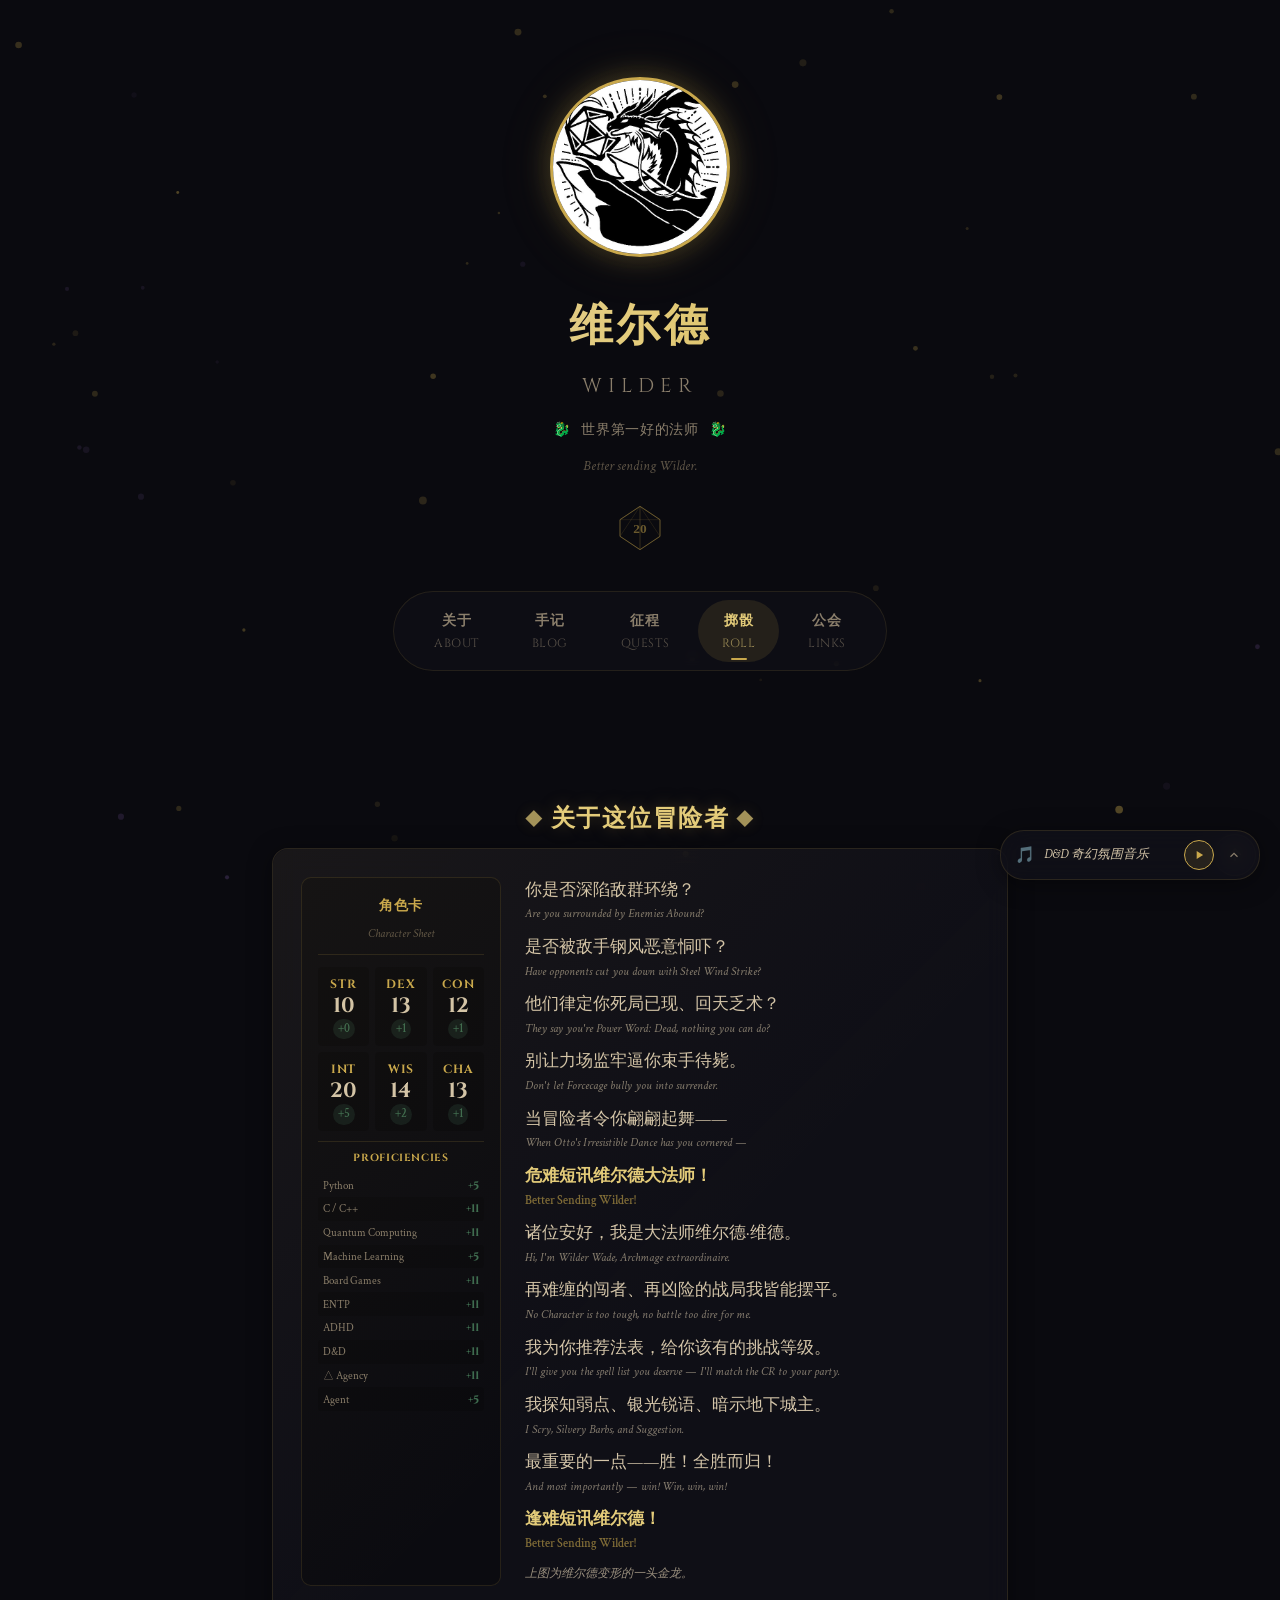
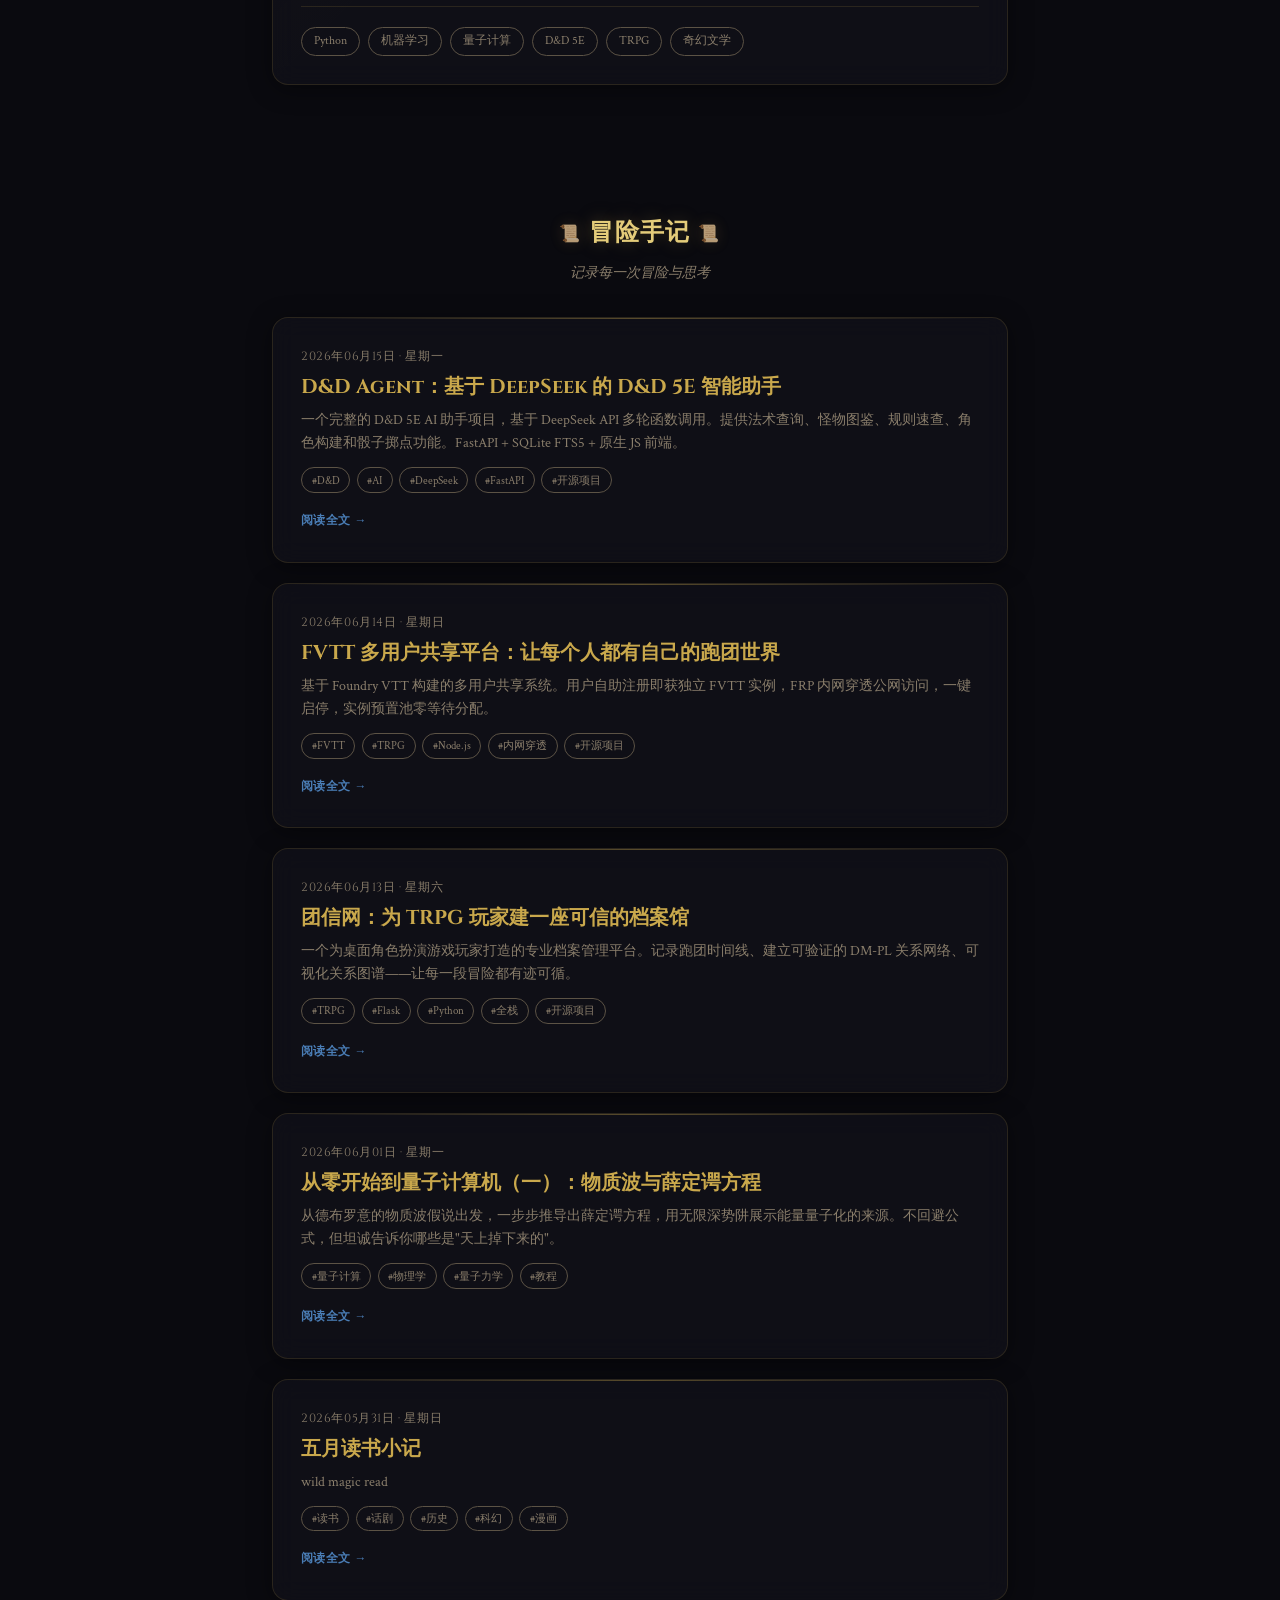
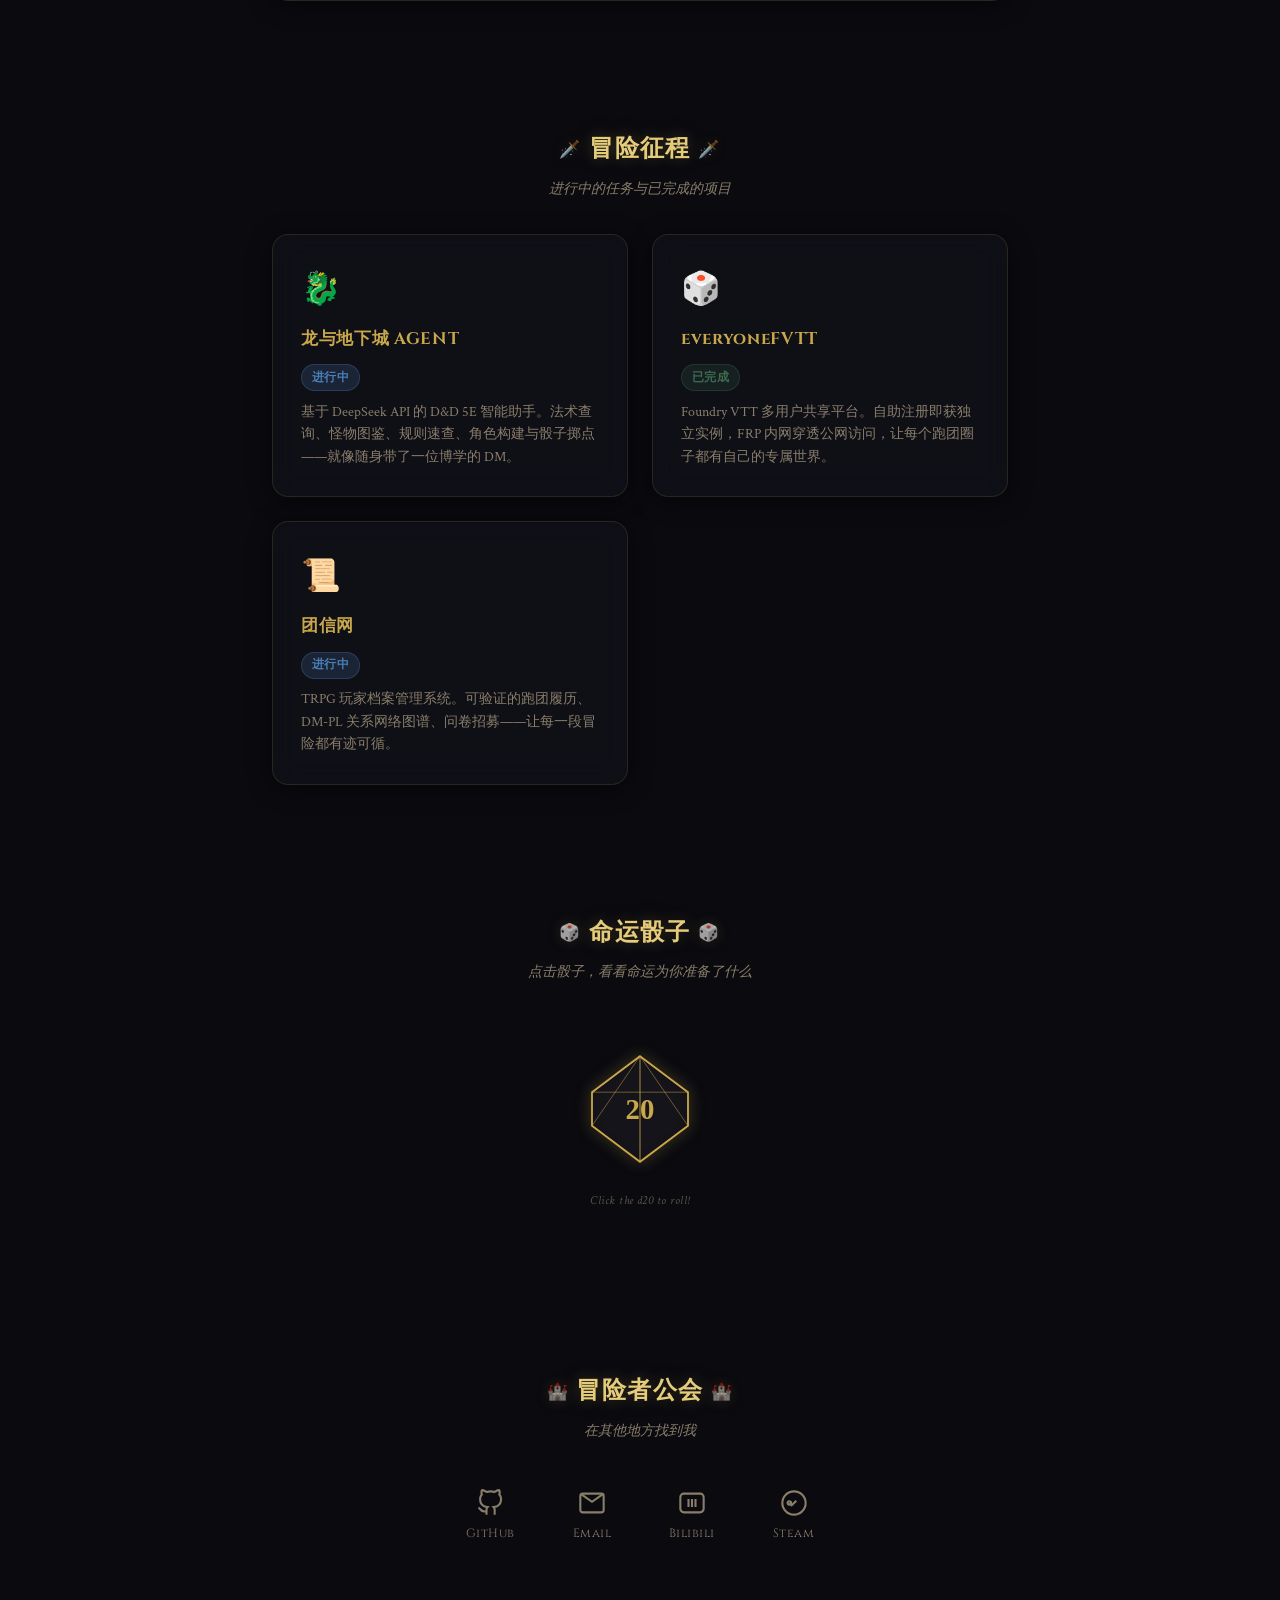
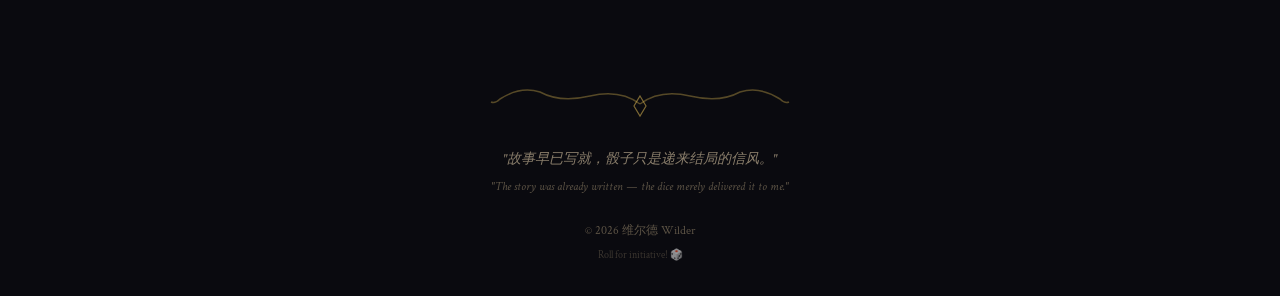
<file: index.html>
<!DOCTYPE html>
<html lang="zh-CN">
<head>
    <meta charset="UTF-8">
    <meta name="viewport" content="width=device-width, initial-scale=1.0">
    <meta name="description" content="维尔德 Wilder 的个人博客 — 龙与地下城主题，探索代码与奇幻世界的交汇。">
    <meta name="theme-color" content="#0a0a0f">
    <title>维尔德 · Wilder — 冒险者的手记</title>

    <!-- Favicon: d20 SVG -->
    <link rel="icon" type="image/svg+xml" href="data:image/svg+xml,%3Csvg xmlns='http://www.w3.org/2000/svg' viewBox='0 0 32 32'%3E%3Cpolygon points='16,1 30,9 30,23 16,31 2,23 2,9' fill='none' stroke='%23c9a84c' stroke-width='1.5'/%3E%3Ctext x='16' y='20' text-anchor='middle' fill='%23c9a84c' font-size='12' font-family='serif'%3E20%3C/text%3E%3C/svg%3E">

    <!-- Google Fonts: Cinzel for headings, Crimson Text for body -->
    <link rel="preconnect" href="https://fonts.googleapis.com">
    <link rel="preconnect" href="https://fonts.gstatic.com" crossorigin>
    <link href="https://fonts.googleapis.com/css2?family=Cinzel:wght@400;600;700;900&family=Crimson+Text:ital,wght@0,400;0,600;0,700;1,400&display=swap" rel="stylesheet">

    <!-- Stylesheets -->
    <link rel="stylesheet" href="css/style.css">
    <link rel="stylesheet" href="css/animations.css">
    <link rel="stylesheet" href="css/responsive.css">
</head>
<body>
    <!-- ===== Particle Canvas Background ===== -->
    <canvas id="particle-canvas" aria-hidden="true"></canvas>

    <!-- ===== Main Container ===== -->
    <div class="container">

        <!-- ========== SECTION 1: HERO ========== -->
        <header class="hero" id="hero">
            <div class="hero__avatar-wrapper">
                <img
                    class="hero__avatar"
                    src="assets/images/avatar.jpg"
                    alt="维尔德的头像 — 站长肖像"
                    width="180"
                    height="180"
                >
                <div class="hero__avatar-glow" aria-hidden="true"></div>
            </div>

            <h1 class="hero__name">维尔德</h1>
            <p class="hero__subtitle">Wilder</p>
            <p class="hero__title">
                <span class="hero__title-icon" aria-hidden="true">🐉</span>
                世界第一好的法师
                <span class="hero__title-icon" aria-hidden="true">🐉</span>
            </p>
            <p class="hero__motto">
                Better sending Wilder.
            </p>

            <!-- Decorative d20 icon -->
            <svg class="hero__d20" viewBox="0 0 60 60" aria-hidden="true">
                <polygon points="30,4 54,20 54,40 30,56 6,40 6,20"
                    fill="none" stroke="currentColor" stroke-width="1.2"/>
                <polygon points="30,4 30,56 6,40" fill="none" stroke="currentColor" stroke-width="0.6" opacity="0.5"/>
                <polygon points="30,4 30,56 54,40" fill="none" stroke="currentColor" stroke-width="0.6" opacity="0.5"/>
                <polygon points="30,4 54,20 6,20" fill="none" stroke="currentColor" stroke-width="0.6" opacity="0.5"/>
                <text x="30" y="36" text-anchor="middle" fill="currentColor" font-size="16" font-family="serif" font-weight="bold">20</text>
            </svg>
        </header>

        <!-- ========== SECTION 2: NAVIGATION ========== -->
        <nav class="nav glass-nav" id="main-nav" aria-label="主导航">
            <a href="#about" class="nav__link" data-section="about">
                <span class="nav__zh">关于</span>
                <span class="nav__en">About</span>
            </a>
            <a href="#blog" class="nav__link" data-section="blog">
                <span class="nav__zh">手记</span>
                <span class="nav__en">Blog</span>
            </a>
            <a href="#projects" class="nav__link" data-section="projects">
                <span class="nav__zh">征程</span>
                <span class="nav__en">Quests</span>
            </a>
            <a href="#dice" class="nav__link" data-section="dice">
                <span class="nav__zh">掷骰</span>
                <span class="nav__en">Roll</span>
            </a>
            <a href="#social" class="nav__link" data-section="social">
                <span class="nav__zh">公会</span>
                <span class="nav__en">Links</span>
            </a>
        </nav>

        <!-- ========== SECTION 3: ABOUT ========== -->
        <section class="section" id="about">
            <h2 class="section__heading reveal">
                <span class="section__ornament" aria-hidden="true">◆</span>
                关于这位冒险者
                <span class="section__ornament" aria-hidden="true">◆</span>
            </h2>

            <div class="about-card glass-card reveal">
                <div class="about-card__sheet">
                    <!-- Character stats block -->
                    <div class="stats-block">
                        <div class="stats-block__header">
                            <span class="stats-block__label">角色卡</span>
                            <span class="stats-block__sub">Character Sheet</span>
                        </div>
                        <div class="stats-grid">
                            <div class="stat">
                                <span class="stat__abbr">STR</span>
                                <span class="stat__value">10</span>
                                <span class="stat__mod">+0</span>
                            </div>
                            <div class="stat">
                                <span class="stat__abbr">DEX</span>
                                <span class="stat__value">13</span>
                                <span class="stat__mod">+1</span>
                            </div>
                            <div class="stat">
                                <span class="stat__abbr">CON</span>
                                <span class="stat__value">12</span>
                                <span class="stat__mod">+1</span>
                            </div>
                            <div class="stat">
                                <span class="stat__abbr">INT</span>
                                <span class="stat__value">20</span>
                                <span class="stat__mod">+5</span>
                            </div>
                            <div class="stat">
                                <span class="stat__abbr">WIS</span>
                                <span class="stat__value">14</span>
                                <span class="stat__mod">+2</span>
                            </div>
                            <div class="stat">
                                <span class="stat__abbr">CHA</span>
                                <span class="stat__value">13</span>
                                <span class="stat__mod">+1</span>
                            </div>
                        </div>
                        <div class="skills-list">
                            <div class="skills-list__header">Proficiencies</div>
                            <div class="skill-item">
                                <span class="skill-item__name">Python</span>
                                <span class="skill-item__bonus">+5</span>
                            </div>
                            <div class="skill-item">
                                <span class="skill-item__name">C / C++</span>
                                <span class="skill-item__bonus">+11</span>
                            </div>
                            <div class="skill-item">
                                <span class="skill-item__name">Quantum Computing</span>
                                <span class="skill-item__bonus">+11</span>
                            </div>
                            <div class="skill-item">
                                <span class="skill-item__name">Machine Learning</span>
                                <span class="skill-item__bonus">+5</span>
                            </div>
                            <div class="skill-item">
                                <span class="skill-item__name">Board Games</span>
                                <span class="skill-item__bonus">+11</span>
                            </div>
                            <div class="skill-item">
                                <span class="skill-item__name">ENTP</span>
                                <span class="skill-item__bonus">+11</span>
                            </div>
                            <div class="skill-item">
                                <span class="skill-item__name">ADHD</span>
                                <span class="skill-item__bonus">+11</span>
                            </div>
                            <div class="skill-item">
                                <span class="skill-item__name">D&D</span>
                                <span class="skill-item__bonus">+11</span>
                            </div>
                            <div class="skill-item">
                                <span class="skill-item__name">△ Agency</span>
                                <span class="skill-item__bonus">+11</span>
                            </div>
                            <div class="skill-item">
                                <span class="skill-item__name">Agent</span>
                                <span class="skill-item__bonus">+5</span>
                            </div>
                        </div>
                    </div>

                    <!-- Bio -->
                    <div class="about-card__bio">
                        <p>你是否深陷敌群环绕？</p>
                        <p class="about-card__en">Are you surrounded by Enemies Abound?</p>
                        <p>是否被敌手钢风恶意恫吓？</p>
                        <p class="about-card__en">Have opponents cut you down with Steel Wind Strike?</p>
                        <p>他们律定你死局已现、回天乏术？</p>
                        <p class="about-card__en">They say you're Power Word: Dead, nothing you can do?</p>
                        <p>别让力场监牢逼你束手待毙。</p>
                        <p class="about-card__en">Don't let Forcecage bully you into surrender.</p>
                        <p>当冒险者令你翩翩起舞——</p>
                        <p class="about-card__en">When Otto's Irresistible Dance has you cornered —</p>
                        <p><strong>危难短讯维尔德大法师！</strong></p>
                        <p class="about-card__en"><strong>Better Sending Wilder!</strong></p>

                        <p>诸位安好，我是大法师维尔德·维德。</p>
                        <p class="about-card__en">Hi, I'm Wilder Wade, Archmage extraordinaire.</p>
                        <p>再难缠的闯者、再凶险的战局我皆能摆平。</p>
                        <p class="about-card__en">No Character is too tough, no battle too dire for me.</p>
                        <p>我为你推荐法表，给你该有的挑战等级。</p>
                        <p class="about-card__en">I'll give you the spell list you deserve — I'll match the CR to your party.</p>
                        <p>我探知弱点、银光锐语、暗示地下城主。</p>
                        <p class="about-card__en">I Scry, Silvery Barbs, and Suggestion.</p>
                        <p>最重要的一点——胜！全胜而归！</p>
                        <p class="about-card__en">And most importantly — win! Win, win, win!</p>

                        <p><strong>逢难短讯维尔德！</strong></p>
                        <p class="about-card__en about-card__en--cta"><strong>Better Sending Wilder!</strong></p>
                        <p class="about-card__signature">
                            上图为维尔德变形的一头金龙。
                        </p>
                    </div>
                </div>

                <!-- Skill tags -->
                <div class="skill-tags">
                    <span class="tag">Python</span>
                    <span class="tag">机器学习</span>
                    <span class="tag">量子计算</span>
                    <span class="tag">D&D 5E</span>
                    <span class="tag">TRPG</span>
                    <span class="tag">奇幻文学</span>
                </div>
            </div>
        </section>

        <!-- ========== SECTION 4: BLOG ========== -->
        <section class="section" id="blog">
            <h2 class="section__heading reveal">
                <span class="section__ornament" aria-hidden="true">📜</span>
                冒险手记
                <span class="section__ornament" aria-hidden="true">📜</span>
            </h2>
            <p class="section__subtitle reveal">记录每一次冒险与思考</p>

            <!-- Blog posts loaded dynamically -->
            <div class="blog-list" id="blog-posts">
                <!-- Fallback: shown while loading -->
                <div class="blog-loading reveal" id="blog-loading">
                    <p>正在翻开冒险手记...</p>
                </div>
            </div>
        </section>

        <!-- ========== SECTION 5: PROJECTS / QUESTS ========== -->
        <section class="section" id="projects">
            <h2 class="section__heading reveal">
                <span class="section__ornament" aria-hidden="true">🗡️</span>
                冒险征程
                <span class="section__ornament" aria-hidden="true">🗡️</span>
            </h2>
            <p class="section__subtitle reveal">进行中的任务与已完成的项目</p>

            <div class="quest-grid">
                <a class="quest-card glass-card reveal" href="blog/dnd-agent.html">
                    <div class="quest-card__icon" aria-hidden="true">🐉</div>
                    <h3 class="quest-card__title">龙与地下城 AGENT</h3>
                    <span class="quest-card__status quest-card__status--active">进行中</span>
                    <p class="quest-card__desc">
                        基于 DeepSeek API 的 D&D 5E 智能助手。法术查询、怪物图鉴、规则速查、角色构建与骰子掷点——就像随身带了一位博学的 DM。
                    </p>
                </a>

                <a class="quest-card glass-card reveal" href="blog/fvtt-platform.html">
                    <div class="quest-card__icon" aria-hidden="true">🎲</div>
                    <h3 class="quest-card__title">everyoneFVTT</h3>
                    <span class="quest-card__status quest-card__status--done">已完成</span>
                    <p class="quest-card__desc">
                        Foundry VTT 多用户共享平台。自助注册即获独立实例，FRP 内网穿透公网访问，让每个跑团圈子都有自己的专属世界。
                    </p>
                </a>

                <a class="quest-card glass-card reveal" href="blog/tuanxin.html">
                    <div class="quest-card__icon" aria-hidden="true">📜</div>
                    <h3 class="quest-card__title">团信网</h3>
                    <span class="quest-card__status quest-card__status--active">进行中</span>
                    <p class="quest-card__desc">
                        TRPG 玩家档案管理系统。可验证的跑团履历、DM-PL 关系网络图谱、问卷招募——让每一段冒险都有迹可循。
                    </p>
                </a>
            </div>
        </section>

        <!-- ========== SECTION 6: INTERACTIVE D20 ========== -->
        <section class="section" id="dice">
            <h2 class="section__heading reveal">
                <span class="section__ornament" aria-hidden="true">🎲</span>
                命运骰子
                <span class="section__ornament" aria-hidden="true">🎲</span>
            </h2>
            <p class="section__subtitle reveal">点击骰子，看看命运为你准备了什么</p>

            <div class="dice-area reveal">
                <div class="dice-container" id="dice-container">
                    <!-- SVG d20 Dice -->
                    <svg class="dice-svg" id="dice-svg" viewBox="0 0 100 100" aria-label="二十面骰子，点击掷骰">
                        <polygon points="50,6 90,36 90,64 50,94 10,64 10,36"
                            fill="rgba(18,18,26,0.9)" stroke="#c9a84c" stroke-width="1.5"/>
                        <polygon points="50,6 50,94 10,64" fill="none" stroke="#c9a84c" stroke-width="0.8" opacity="0.5"/>
                        <polygon points="50,6 50,94 90,64" fill="none" stroke="#c9a84c" stroke-width="0.8" opacity="0.5"/>
                        <polygon points="50,6 90,36 10,36" fill="none" stroke="#c9a84c" stroke-width="0.8" opacity="0.5"/>
                        <text x="50" y="58" text-anchor="middle" fill="#c9a84c" font-size="24" font-family="serif" font-weight="bold" id="dice-number">20</text>
                    </svg>
                    <div class="dice-result" id="dice-result" aria-live="polite"></div>
                </div>
                <p class="dice-hint">Click the d20 to roll!</p>
            </div>
        </section>

        <!-- ========== SECTION 7: SOCIAL LINKS ========== -->
        <section class="section" id="social">
            <h2 class="section__heading reveal">
                <span class="section__ornament" aria-hidden="true">🏰</span>
                冒险者公会
                <span class="section__ornament" aria-hidden="true">🏰</span>
            </h2>
            <p class="section__subtitle reveal">在其他地方找到我</p>

            <div class="social-links reveal">
                <!-- GitHub -->
                <a class="social-link" href="https://github.com/c18556210950-art" target="_blank" rel="noopener noreferrer" aria-label="GitHub">
                    <svg class="social-link__icon" viewBox="0 0 24 24" fill="none" stroke="currentColor" stroke-width="2">
                        <path d="M9 19c-5 1.5-5-2.5-7-3m14 6v-3.87a3.37 3.37 0 0 0-.94-2.61c3.14-.35 6.44-1.54 6.44-7A5.44 5.44 0 0 0 20 4.77 5.07 5.07 0 0 0 19.91 1S18.73.65 16 2.48a13.38 13.38 0 0 0-7 0C6.27.65 5.09 1 5.09 1A5.07 5.07 0 0 0 5 4.77a5.44 5.44 0 0 0-1.5 3.78c0 5.42 3.3 6.61 6.44 7A3.37 3.37 0 0 0 9 18.13V22"/>
                    </svg>
                    <span class="social-link__label">GitHub</span>
                </a>

                <!-- Email -->
                <a class="social-link" href="mailto:yuanye24@qq.com" id="email-link" aria-label="复制邮箱地址">
                    <svg class="social-link__icon" viewBox="0 0 24 24" fill="none" stroke="currentColor" stroke-width="2">
                        <rect x="2" y="4" width="20" height="16" rx="2"/>
                        <path d="m22 4-10 7L2 4"/>
                    </svg>
                    <span class="social-link__label">Email</span>
                </a>

                <!-- Bilibili -->
                <a class="social-link" href="https://space.bilibili.com/34533971" target="_blank" rel="noopener noreferrer" aria-label="Bilibili">
                    <svg class="social-link__icon" viewBox="0 0 24 24" fill="none" stroke="currentColor" stroke-width="2">
                        <rect x="2" y="4" width="20" height="16" rx="3"/>
                        <path d="M9 8.5v7M12 8.5v7M15 8.5v7"/>
                    </svg>
                    <span class="social-link__label">Bilibili</span>
                </a>

                <!-- Steam -->
                <a class="social-link" href="https://steamcommunity.com/profiles/76561198970429134/" target="_blank" rel="noopener noreferrer" aria-label="Steam">
                    <svg class="social-link__icon" viewBox="0 0 24 24" fill="none" stroke="currentColor" stroke-width="2">
                        <circle cx="12" cy="12" r="10"/>
                        <path d="M8 12l2 2 4-4"/>
                        <circle cx="8" cy="12" r="1.5"/>
                    </svg>
                    <span class="social-link__label">Steam</span>
                </a>
            </div>
        </section>

        <!-- ========== SECTION 8: FOOTER ========== -->
        <footer class="footer reveal">
            <!-- Dragon divider SVG -->
            <svg class="footer__divider" viewBox="0 0 300 40" aria-hidden="true">
                <!-- Left wing -->
                <path d="M150,20 Q130,5 100,12 Q70,19 50,8 Q30,2 10,15 Q5,20 1,18"
                    fill="none" stroke="currentColor" stroke-width="1.5" opacity="0.4"/>
                <!-- Right wing -->
                <path d="M150,20 Q170,5 200,12 Q230,19 250,8 Q270,2 290,15 Q295,20 299,18"
                    fill="none" stroke="currentColor" stroke-width="1.5" opacity="0.4"/>
                <!-- Central gem -->
                <polygon points="150,12 156,22 150,32 144,22"
                    fill="none" stroke="currentColor" stroke-width="1.2" opacity="0.6"/>
            </svg>

            <p class="footer__quote">"故事早已写就，骰子只是递来结局的信风。"</p>
            <p class="footer__quote-en">"The story was already written — the dice merely delivered it to me."</p>

            <p class="footer__copyright">
                &copy; 2026 维尔德 Wilder
            </p>
            <p class="footer__tiny">Roll for initiative! 🎲</p>
        </footer>
    </div>
    <!-- /container -->

    <!-- Back to top -->
    <button class="back-to-top" id="back-to-top" aria-label="回到顶部" title="回到顶部">
        <svg viewBox="0 0 24 24" fill="none" stroke="currentColor" stroke-width="2">
            <path d="M12 19V5M5 12l7-7 7 7"/>
        </svg>
    </button>

    <!-- Floating Music Player -->
    <div class="floating-player glass-card" id="floating-player">
        <div class="floating-player__bar" id="floating-bar">
            <span class="floating-player__icon" aria-hidden="true">🎵</span>
            <span class="floating-player__track" id="fp-track-name">D&D 奇幻氛围音乐</span>
            <button class="floating-player__play-btn" id="fp-btn-play" title="播放" aria-label="播放">
                <svg viewBox="0 0 24 24" fill="currentColor" id="fp-icon-play"><path d="M8 5v14l11-7z"/></svg>
                <svg viewBox="0 0 24 24" fill="currentColor" id="fp-icon-pause" style="display:none"><path d="M6 19h4V5H6v14zm8-14v14h4V5h-4z"/></svg>
            </button>
            <button class="floating-player__toggle" id="fp-toggle" title="展开" aria-label="展开播放器">
                <svg viewBox="0 0 24 24" fill="none" stroke="currentColor" stroke-width="2"><path d="M18 15l-6-6-6 6"/></svg>
            </button>
        </div>
        <div class="floating-player__panel" id="fp-panel" style="display:none;">
            <div class="floating-player__controls">
                <button class="music-player__btn" id="btn-prev" title="上一首" aria-label="上一首">
                    <svg viewBox="0 0 24 24" fill="currentColor"><path d="M6 6h2v12H6zm3.5 6l8.5 6V6z"/></svg>
                </button>
                <button class="music-player__btn music-player__btn--play" id="btn-play" title="播放" aria-label="播放">
                    <svg viewBox="0 0 24 24" fill="currentColor" id="icon-play"><path d="M8 5v14l11-7z"/></svg>
                    <svg viewBox="0 0 24 24" fill="currentColor" id="icon-pause" style="display:none"><path d="M6 19h4V5H6v14zm8-14v14h4V5h-4z"/></svg>
                </button>
                <button class="music-player__btn" id="btn-next" title="下一首" aria-label="下一首">
                    <svg viewBox="0 0 24 24" fill="currentColor"><path d="M6 18l8.5-6L6 6v12zM16 6v12h2V6h-2z"/></svg>
                </button>
            </div>
            <div class="floating-player__volume">
                <svg viewBox="0 0 24 24" fill="currentColor" class="music-player__volume-icon" aria-hidden="true"><path d="M3 9v6h4l5 5V4L7 9H3zm13.5 3c0-1.77-1.02-3.29-2.5-4.03v8.05c1.48-.73 2.5-2.25 2.5-4.02z"/></svg>
                <input type="range" class="music-player__volume-slider" id="volume-slider" min="0" max="100" value="40" aria-label="音量">
            </div>
            <span class="floating-player__track-full" id="track-name">D&D 奇幻氛围音乐</span>
        </div>
    </div>
    <!-- YouTube iframe (hidden) -->
    <div id="youtube-player" style="display:none;"></div>

    <!-- Inline blog posts data (fallback for file:// protocol) -->
    <script>
        window.__BLOG_POSTS__ = [
            {"id":8,"date":"2026-06-15","title":"D&D Agent：基于 DeepSeek 的 D&D 5E 智能助手","excerpt":"一个完整的 D&D 5E AI 助手项目，基于 DeepSeek API 多轮函数调用。提供法术查询、怪物图鉴、规则速查、角色构建和骰子掷点功能。FastAPI + SQLite FTS5 + 原生 JS 前端。","tags":["D&D","AI","DeepSeek","FastAPI","开源项目"],"url":"blog/dnd-agent.html","category":"project"},
            {"id":7,"date":"2026-06-14","title":"FVTT 多用户共享平台：让每个人都有自己的跑团世界","excerpt":"基于 Foundry VTT 构建的多用户共享系统。用户自助注册即获独立 FVTT 实例，FRP 内网穿透公网访问，一键启停，实例预置池零等待分配。","tags":["FVTT","TRPG","Node.js","内网穿透","开源项目"],"url":"blog/fvtt-platform.html","category":"project"},
            {"id":9,"date":"2026-06-13","title":"团信网：为 TRPG 玩家建一座可信的档案馆","excerpt":"一个为桌面角色扮演游戏玩家打造的专业档案管理平台。记录跑团时间线、建立可验证的 DM-PL 关系网络、可视化关系图谱——让每一段冒险都有迹可循。","tags":["TRPG","Flask","Python","全栈","开源项目"],"url":"blog/tuanxin.html","category":"project"},
            {"id":11,"date":"2026-06-01","title":"从零开始到量子计算机（一）：物质波与薛定谔方程","excerpt":"从德布罗意的物质波假说出发，一步步推导出薛定谔方程，用无限深势阱展示能量量子化的来源。不回避公式，但坦诚告诉你哪些是\"天上掉下来的\"。","tags":["量子计算","物理学","量子力学","教程"],"url":"blog/quantum-1.html","category":"tech"},
            {"id":10,"date":"2026-05-31","title":"五月读书小记","excerpt":"wild magic read","tags":["读书","话剧","历史","科幻","漫画"],"url":"blog/may-reading.html","category":"reading"}
        ];
    </script>

    <!-- JavaScript -->
    <script src="js/blog-loader.js"></script>
    <script src="js/particles.js"></script>
    <script src="js/scroll-reveal.js"></script>
    <script src="js/dice-roller.js"></script>
    <script src="js/music-player.js"></script>
    <script src="js/main.js"></script>
</body>
</html>
</file>
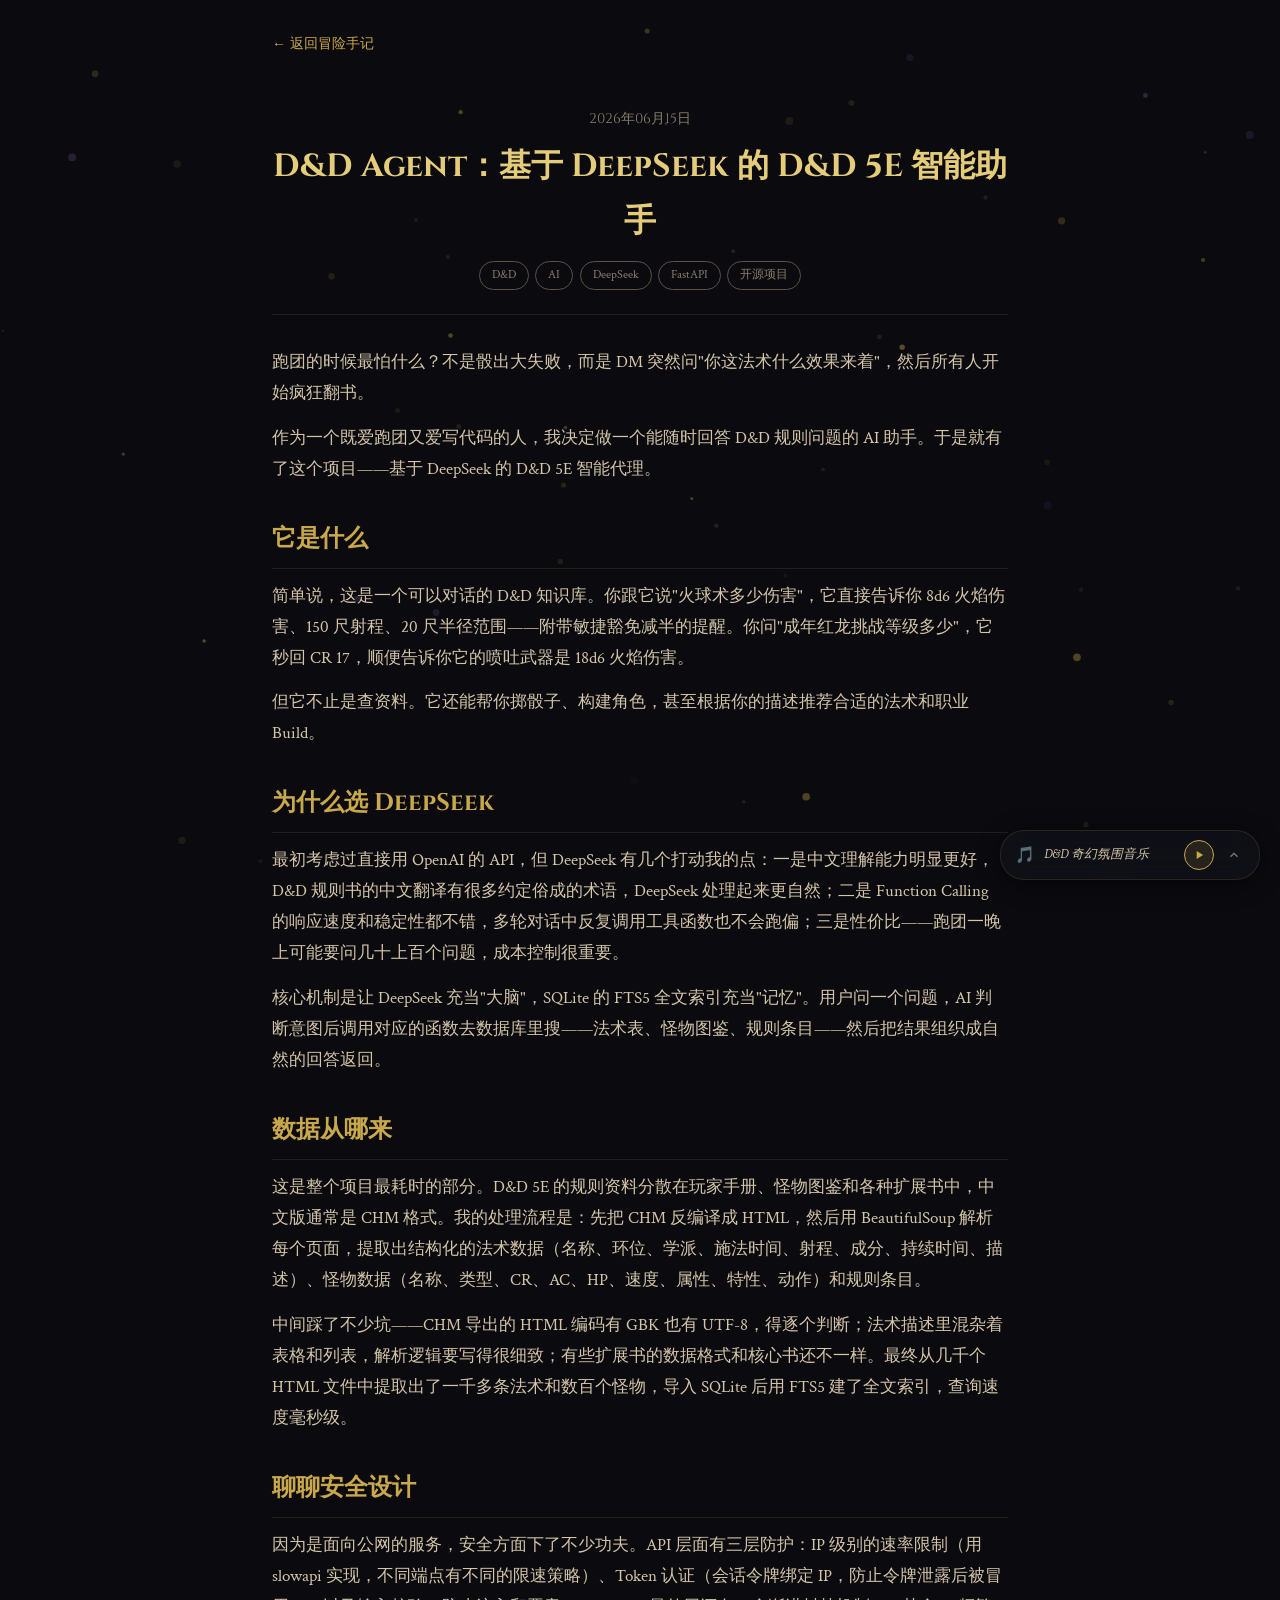
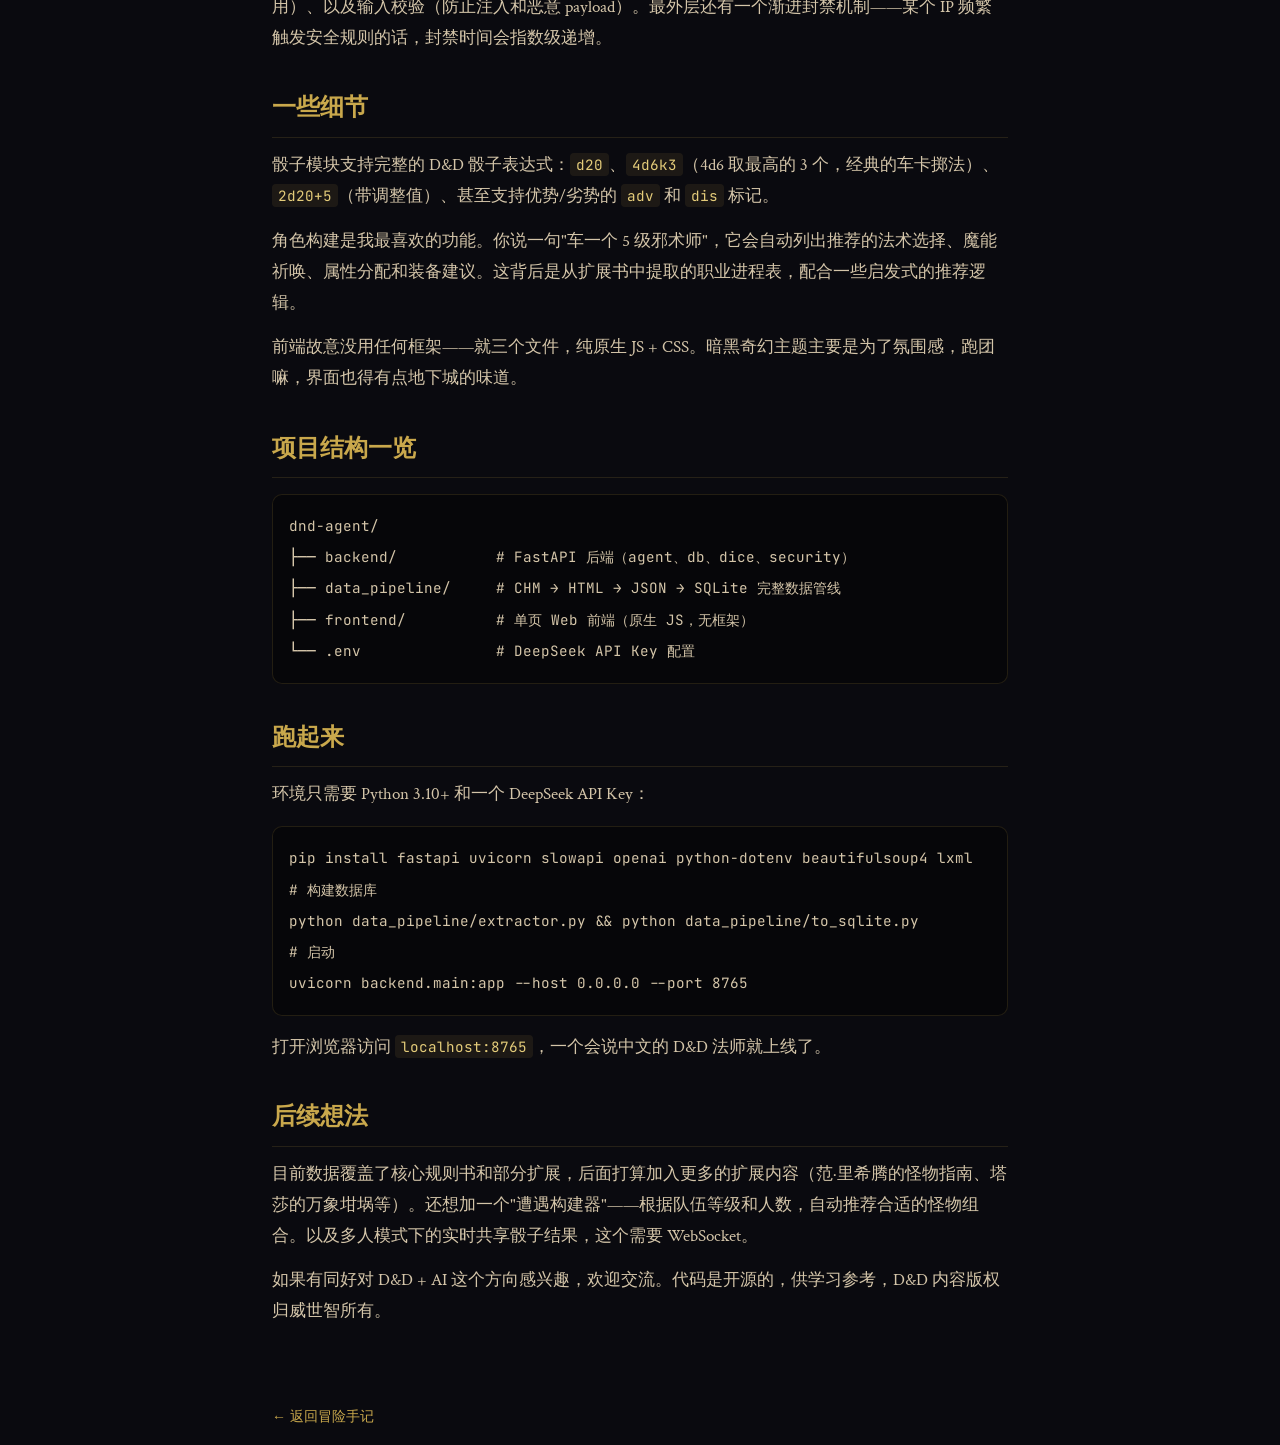
<file: blog/dnd-agent.html>
<!DOCTYPE html>
<html lang="zh-CN">
<head>
    <meta charset="UTF-8">
    <meta name="viewport" content="width=device-width, initial-scale=1.0">
    <meta name="theme-color" content="#0a0a0f">
    <title>D&D Agent — 维尔德 Wilder</title>
    <link rel="icon" type="image/svg+xml" href="data:image/svg+xml,%3Csvg xmlns='http://www.w3.org/2000/svg' viewBox='0 0 32 32'%3E%3Cpolygon points='16,1 30,9 30,23 16,31 2,23 2,9' fill='none' stroke='%23c9a84c' stroke-width='1.5'/%3E%3Ctext x='16' y='20' text-anchor='middle' fill='%23c9a84c' font-size='12' font-family='serif'%3E20%3C/text%3E%3C/svg%3E">
    <link rel="preconnect" href="https://fonts.googleapis.com">
    <link rel="preconnect" href="https://fonts.gstatic.com" crossorigin>
    <link href="https://fonts.googleapis.com/css2?family=Cinzel:wght@400;600;700;900&family=Crimson+Text:ital,wght@0,400;0,600;0,700;1,400&family=JetBrains+Mono:wght@400;500&display=swap" rel="stylesheet">
    <link rel="stylesheet" href="../css/style.css">
    <link rel="stylesheet" href="../css/animations.css">
    <link rel="stylesheet" href="../css/responsive.css">
    <style>
        .blog-post { max-width: 760px; margin: 0 auto; padding: 2rem 0; }
        .blog-post__header { text-align: center; margin-bottom: 2rem; padding-bottom: 1.5rem; border-bottom: 1px solid var(--glass-border); }
        .blog-post__date { color: var(--parchment-dim); font-family: 'Cinzel', serif; font-size: var(--text-sm); }
        .blog-post__title { font-family: 'Cinzel', serif; font-size: var(--text-2xl); color: var(--gold-light); margin: 0.5rem 0; }
        .blog-post__tags { display: flex; justify-content: center; flex-wrap: wrap; gap: 0.4rem; margin-top: 0.75rem; }
        .blog-post__body { color: var(--parchment); line-height: 1.85; }
        .blog-post__body h2 { font-family: 'Cinzel', serif; color: var(--gold-primary); font-size: var(--text-xl); margin: 2rem 0 0.75rem; padding-bottom: 0.4rem; border-bottom: 1px solid var(--glass-border); }
        .blog-post__body h3 { font-family: 'Cinzel', serif; color: var(--gold-light); font-size: var(--text-lg); margin: 1.5rem 0 0.5rem; }
        .blog-post__body p { margin-bottom: 0.85rem; }
        .blog-post__body ul, .blog-post__body ol { margin: 0.5rem 0 1rem 1.5rem; }
        .blog-post__body li { margin-bottom: 0.3rem; }
        .blog-post__body code { background: rgba(201,168,76,0.1); padding: 2px 6px; border-radius: 4px; font-family: 'JetBrains Mono', monospace; font-size: 0.85em; color: var(--gold-light); }
        .blog-post__body pre { background: rgba(0,0,0,0.4); border: 1px solid var(--glass-border); border-radius: var(--radius-md); padding: 1rem; overflow-x: auto; margin: 1rem 0; }
        .blog-post__body pre code { background: none; padding: 0; color: var(--parchment); }
        .blog-post__body table { width: 100%; border-collapse: collapse; margin: 1rem 0; font-size: var(--text-sm); }
        .blog-post__body th, .blog-post__body td { padding: 0.5rem 0.75rem; border: 1px solid var(--glass-border); text-align: left; }
        .blog-post__body th { background: rgba(201,168,76,0.1); color: var(--gold-primary); font-family: 'Cinzel', serif; }
        .blog-post__body strong { color: var(--gold-light); }
        .blog-post__body blockquote { border-left: 3px solid var(--gold-primary); margin: 1rem 0; padding: 0.5rem 1rem; background: rgba(201,168,76,0.05); color: var(--parchment-dim); border-radius: 0 var(--radius-sm) var(--radius-sm) 0; }
        .blog-post__body hr { border: none; border-top: 1px solid var(--glass-border); margin: 2rem 0; }
        .back-link { display: inline-block; margin: 2rem 0 1rem; color: var(--gold-primary); font-family: 'Cinzel', serif; font-size: var(--text-sm); }
        .back-link:hover { color: var(--gold-light); }
    </style>
</head>
<body>
    <canvas id="particle-canvas" aria-hidden="true"></canvas>
    <div class="container">
        <a class="back-link" href="../index.html#blog">← 返回冒险手记</a>
        <article class="blog-post">
            <header class="blog-post__header">
                <time class="blog-post__date">2026年06月15日</time>
                <h1 class="blog-post__title">D&D Agent：基于 DeepSeek 的 D&D 5E 智能助手</h1>
                <div class="blog-post__tags">
                    <span class="tag">D&D</span><span class="tag">AI</span><span class="tag">DeepSeek</span><span class="tag">FastAPI</span><span class="tag">开源项目</span>
                </div>
            </header>
            <div class="blog-post__body">
                <p>跑团的时候最怕什么？不是骰出大失败，而是 DM 突然问"你这法术什么效果来着"，然后所有人开始疯狂翻书。</p>
                <p>作为一个既爱跑团又爱写代码的人，我决定做一个能随时回答 D&D 规则问题的 AI 助手。于是就有了这个项目——基于 DeepSeek 的 D&D 5E 智能代理。</p>

                <h2>它是什么</h2>
                <p>简单说，这是一个可以对话的 D&D 知识库。你跟它说"火球术多少伤害"，它直接告诉你 8d6 火焰伤害、150 尺射程、20 尺半径范围——附带敏捷豁免减半的提醒。你问"成年红龙挑战等级多少"，它秒回 CR 17，顺便告诉你它的喷吐武器是 18d6 火焰伤害。</p>
                <p>但它不止是查资料。它还能帮你掷骰子、构建角色，甚至根据你的描述推荐合适的法术和职业 Build。</p>

                <h2>为什么选 DeepSeek</h2>
                <p>最初考虑过直接用 OpenAI 的 API，但 DeepSeek 有几个打动我的点：一是中文理解能力明显更好，D&D 规则书的中文翻译有很多约定俗成的术语，DeepSeek 处理起来更自然；二是 Function Calling 的响应速度和稳定性都不错，多轮对话中反复调用工具函数也不会跑偏；三是性价比——跑团一晚上可能要问几十上百个问题，成本控制很重要。</p>
                <p>核心机制是让 DeepSeek 充当"大脑"，SQLite 的 FTS5 全文索引充当"记忆"。用户问一个问题，AI 判断意图后调用对应的函数去数据库里搜——法术表、怪物图鉴、规则条目——然后把结果组织成自然的回答返回。</p>

                <h2>数据从哪来</h2>
                <p>这是整个项目最耗时的部分。D&D 5E 的规则资料分散在玩家手册、怪物图鉴和各种扩展书中，中文版通常是 CHM 格式。我的处理流程是：先把 CHM 反编译成 HTML，然后用 BeautifulSoup 解析每个页面，提取出结构化的法术数据（名称、环位、学派、施法时间、射程、成分、持续时间、描述）、怪物数据（名称、类型、CR、AC、HP、速度、属性、特性、动作）和规则条目。</p>
                <p>中间踩了不少坑——CHM 导出的 HTML 编码有 GBK 也有 UTF-8，得逐个判断；法术描述里混杂着表格和列表，解析逻辑要写得很细致；有些扩展书的数据格式和核心书还不一样。最终从几千个 HTML 文件中提取出了一千多条法术和数百个怪物，导入 SQLite 后用 FTS5 建了全文索引，查询速度毫秒级。</p>

                <h2>聊聊安全设计</h2>
                <p>因为是面向公网的服务，安全方面下了不少功夫。API 层面有三层防护：IP 级别的速率限制（用 slowapi 实现，不同端点有不同的限速策略）、Token 认证（会话令牌绑定 IP，防止令牌泄露后被冒用）、以及输入校验（防止注入和恶意 payload）。最外层还有一个渐进封禁机制——某个 IP 频繁触发安全规则的话，封禁时间会指数级递增。</p>

                <h2>一些细节</h2>
                <p>骰子模块支持完整的 D&D 骰子表达式：<code>d20</code>、<code>4d6k3</code>（4d6 取最高的 3 个，经典的车卡掷法）、<code>2d20+5</code>（带调整值）、甚至支持优势/劣势的 <code>adv</code> 和 <code>dis</code> 标记。</p>
                <p>角色构建是我最喜欢的功能。你说一句"车一个 5 级邪术师"，它会自动列出推荐的法术选择、魔能祈唤、属性分配和装备建议。这背后是从扩展书中提取的职业进程表，配合一些启发式的推荐逻辑。</p>
                <p>前端故意没用任何框架——就三个文件，纯原生 JS + CSS。暗黑奇幻主题主要是为了氛围感，跑团嘛，界面也得有点地下城的味道。</p>

                <h2>项目结构一览</h2>
                <pre><code>dnd-agent/
├── backend/           # FastAPI 后端（agent、db、dice、security）
├── data_pipeline/     # CHM → HTML → JSON → SQLite 完整数据管线
├── frontend/          # 单页 Web 前端（原生 JS，无框架）
└── .env               # DeepSeek API Key 配置</code></pre>

                <h2>跑起来</h2>
                <p>环境只需要 Python 3.10+ 和一个 DeepSeek API Key：</p>
                <pre><code>pip install fastapi uvicorn slowapi openai python-dotenv beautifulsoup4 lxml
# 构建数据库
python data_pipeline/extractor.py && python data_pipeline/to_sqlite.py
# 启动
uvicorn backend.main:app --host 0.0.0.0 --port 8765</code></pre>
                <p>打开浏览器访问 <code>localhost:8765</code>，一个会说中文的 D&D 法师就上线了。</p>

                <h2>后续想法</h2>
                <p>目前数据覆盖了核心规则书和部分扩展，后面打算加入更多的扩展内容（范·里希腾的怪物指南、塔莎的万象坩埚等）。还想加一个"遭遇构建器"——根据队伍等级和人数，自动推荐合适的怪物组合。以及多人模式下的实时共享骰子结果，这个需要 WebSocket。</p>
                <p>如果有同好对 D&D + AI 这个方向感兴趣，欢迎交流。代码是开源的，供学习参考，D&D 内容版权归威世智所有。</p>
            </div>
        </article>
        <a class="back-link" href="../index.html#blog">← 返回冒险手记</a>
    </div>
    <script src="../js/particles.js"></script>

    <!-- Floating Music Player -->
    <div class="floating-player glass-card" id="floating-player">
        <div class="floating-player__bar" id="floating-bar">
            <span class="floating-player__icon" aria-hidden="true">🎵</span>
            <span class="floating-player__track" id="fp-track-name">D&D 奇幻氛围音乐</span>
            <button class="floating-player__play-btn" id="fp-btn-play" title="播放" aria-label="播放">
                <svg viewBox="0 0 24 24" fill="currentColor" id="fp-icon-play"><path d="M8 5v14l11-7z"/></svg>
                <svg viewBox="0 0 24 24" fill="currentColor" id="fp-icon-pause" style="display:none"><path d="M6 19h4V5H6v14zm8-14v14h4V5h-4z"/></svg>
            </button>
            <button class="floating-player__toggle" id="fp-toggle" title="展开" aria-label="展开播放器">
                <svg viewBox="0 0 24 24" fill="none" stroke="currentColor" stroke-width="2"><path d="M18 15l-6-6-6 6"/></svg>
            </button>
        </div>
        <div class="floating-player__panel" id="fp-panel" style="display:none;">
            <div class="floating-player__controls">
                <button class="music-player__btn" id="btn-prev" title="上一首" aria-label="上一首"><svg viewBox="0 0 24 24" fill="currentColor"><path d="M6 6h2v12H6zm3.5 6l8.5 6V6z"/></svg></button>
                <button class="music-player__btn music-player__btn--play" id="btn-play" title="播放" aria-label="播放"><svg viewBox="0 0 24 24" fill="currentColor" id="icon-play"><path d="M8 5v14l11-7z"/></svg><svg viewBox="0 0 24 24" fill="currentColor" id="icon-pause" style="display:none"><path d="M6 19h4V5H6v14zm8-14v14h4V5h-4z"/></svg></button>
                <button class="music-player__btn" id="btn-next" title="下一首" aria-label="下一首"><svg viewBox="0 0 24 24" fill="currentColor"><path d="M6 18l8.5-6L6 6v12zM16 6v12h2V6h-2z"/></svg></button>
            </div>
            <div class="floating-player__volume">
                <svg viewBox="0 0 24 24" fill="currentColor" class="music-player__volume-icon" aria-hidden="true"><path d="M3 9v6h4l5 5V4L7 9H3zm13.5 3c0-1.77-1.02-3.29-2.5-4.03v8.05c1.48-.73 2.5-2.25 2.5-4.02z"/></svg>
                <input type="range" class="music-player__volume-slider" id="volume-slider" min="0" max="100" value="40" aria-label="音量">
            </div>
            <span class="floating-player__track-full" id="track-name">D&D 奇幻氛围音乐</span>
        </div>
    </div>
    <div id="youtube-player" style="display:none;"></div>

    <script src="../js/music-player.js"></script>
</body>
</html>
</file>
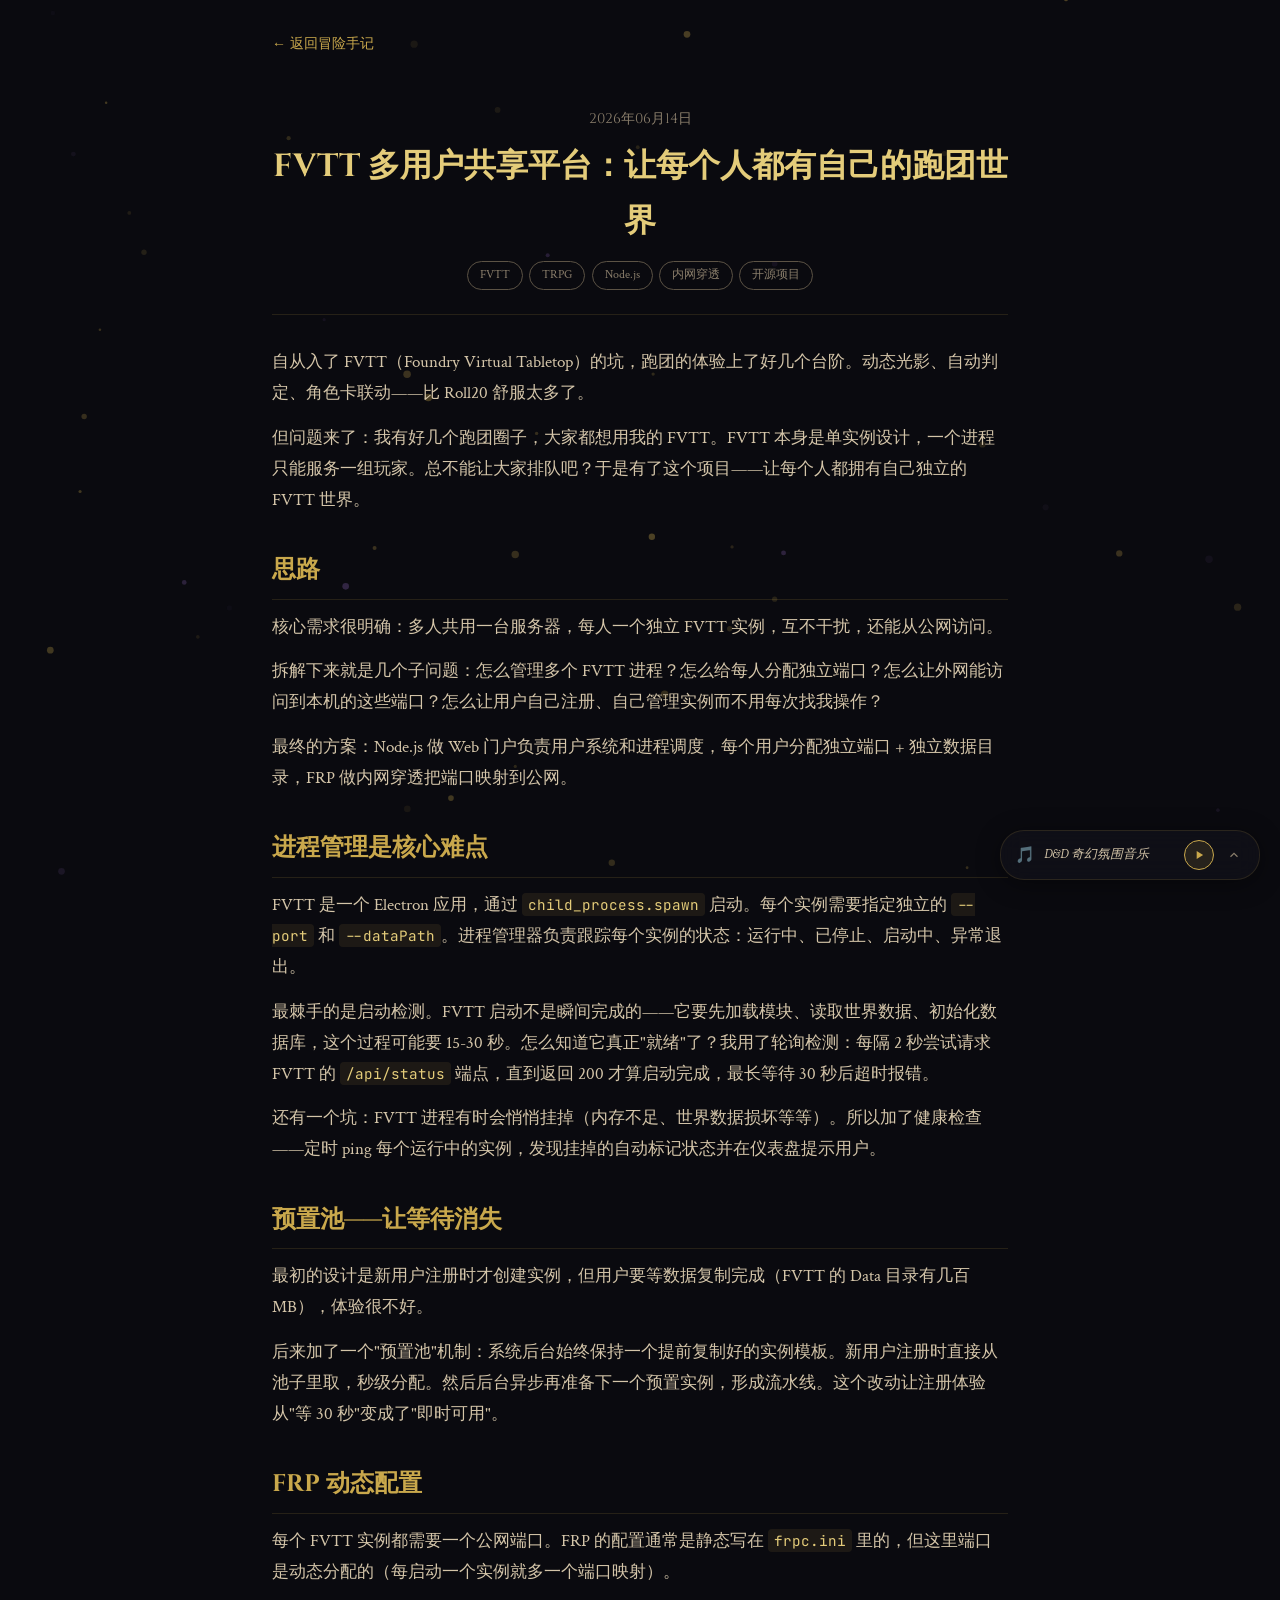
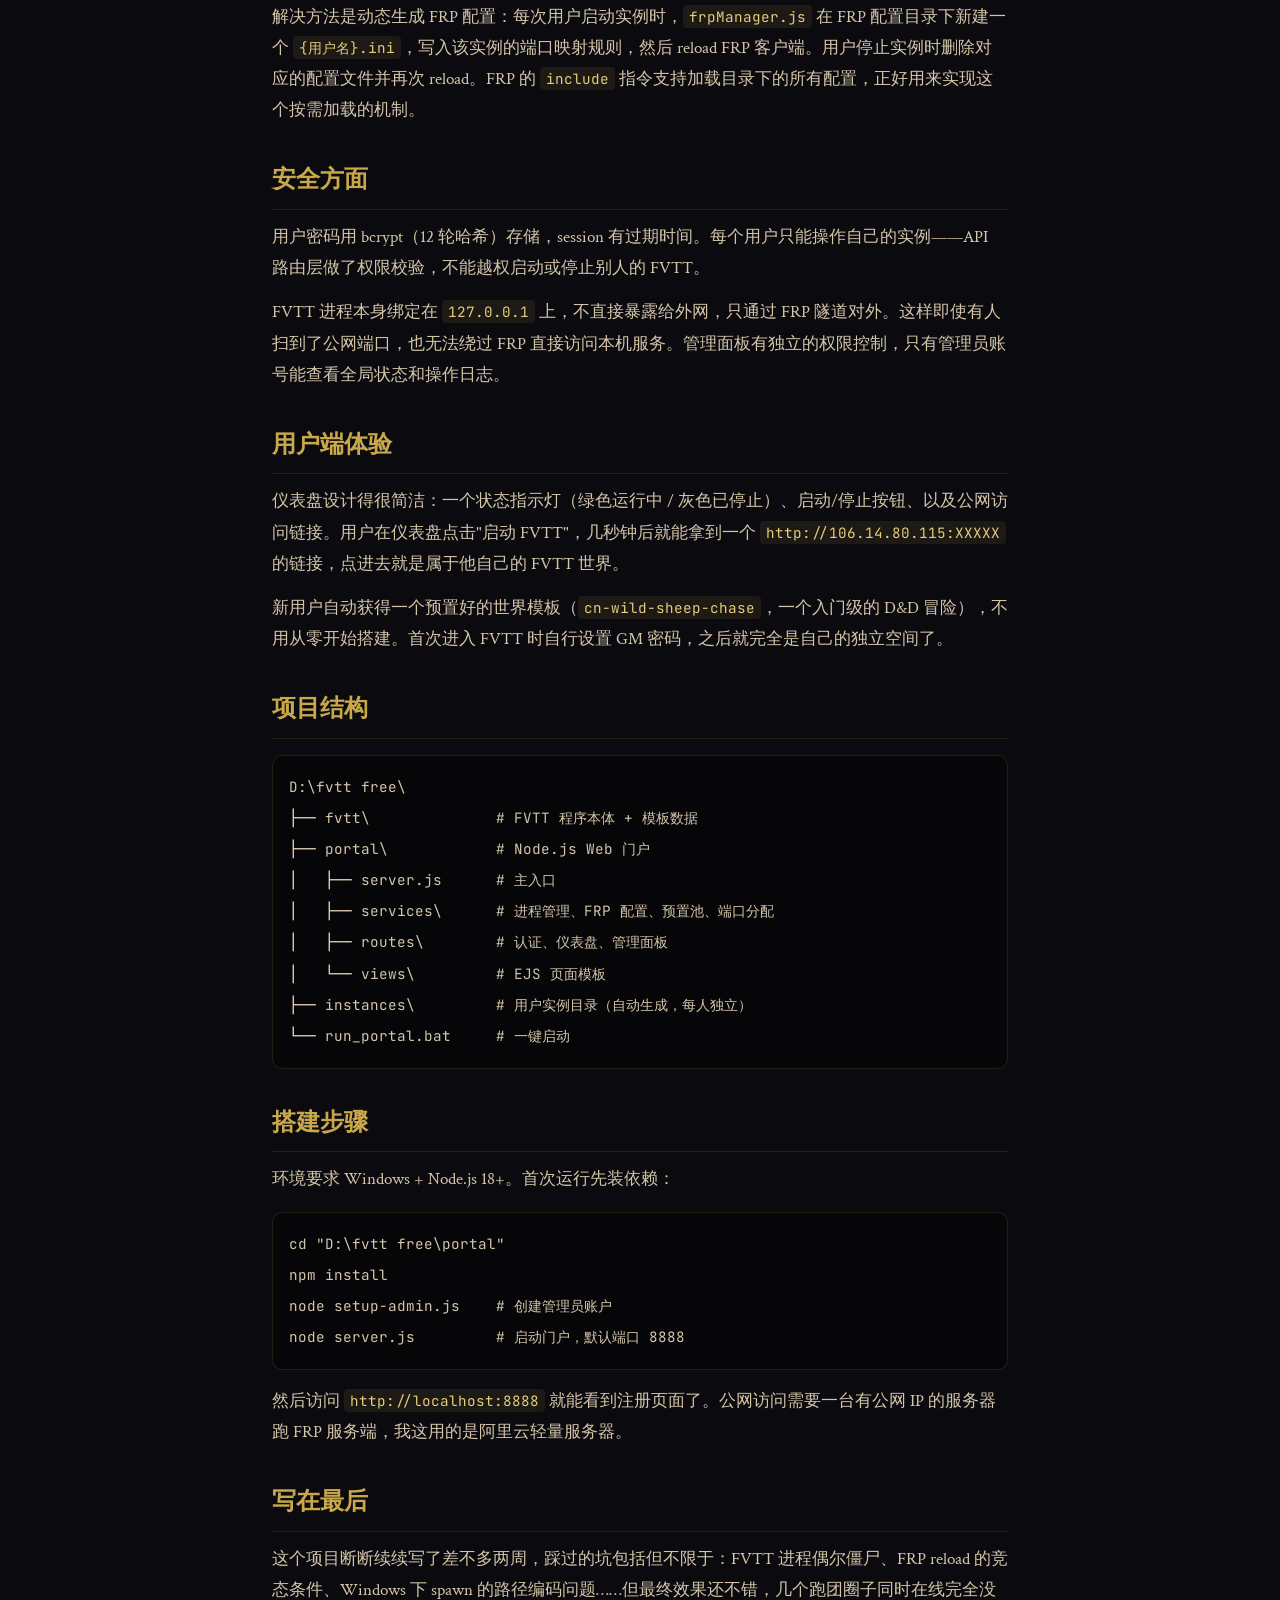
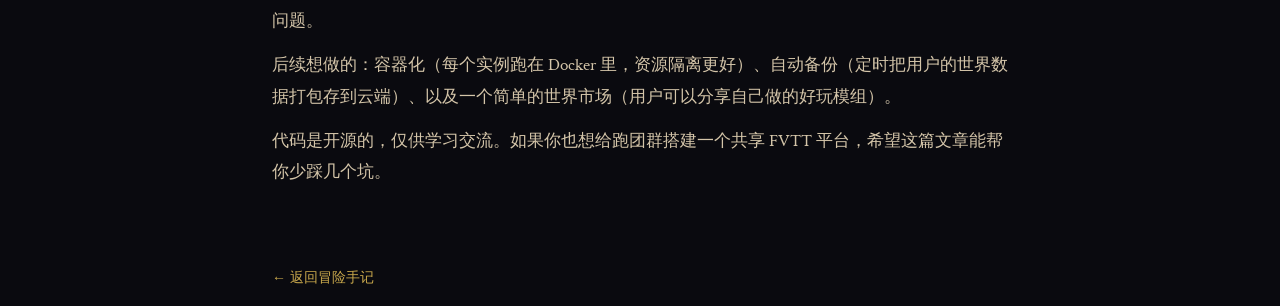
<file: blog/fvtt-platform.html>
<!DOCTYPE html>
<html lang="zh-CN">
<head>
    <meta charset="UTF-8">
    <meta name="viewport" content="width=device-width, initial-scale=1.0">
    <meta name="theme-color" content="#0a0a0f">
    <title>FVTT 多用户共享平台 — 维尔德 Wilder</title>
    <link rel="icon" type="image/svg+xml" href="data:image/svg+xml,%3Csvg xmlns='http://www.w3.org/2000/svg' viewBox='0 0 32 32'%3E%3Cpolygon points='16,1 30,9 30,23 16,31 2,23 2,9' fill='none' stroke='%23c9a84c' stroke-width='1.5'/%3E%3Ctext x='16' y='20' text-anchor='middle' fill='%23c9a84c' font-size='12' font-family='serif'%3E20%3C/text%3E%3C/svg%3E">
    <link rel="preconnect" href="https://fonts.googleapis.com">
    <link rel="preconnect" href="https://fonts.gstatic.com" crossorigin>
    <link href="https://fonts.googleapis.com/css2?family=Cinzel:wght@400;600;700;900&family=Crimson+Text:ital,wght@0,400;0,600;0,700;1,400&family=JetBrains+Mono:wght@400;500&display=swap" rel="stylesheet">
    <link rel="stylesheet" href="../css/style.css">
    <link rel="stylesheet" href="../css/animations.css">
    <link rel="stylesheet" href="../css/responsive.css">
    <style>
        .blog-post { max-width: 760px; margin: 0 auto; padding: 2rem 0; }
        .blog-post__header { text-align: center; margin-bottom: 2rem; padding-bottom: 1.5rem; border-bottom: 1px solid var(--glass-border); }
        .blog-post__date { color: var(--parchment-dim); font-family: 'Cinzel', serif; font-size: var(--text-sm); }
        .blog-post__title { font-family: 'Cinzel', serif; font-size: var(--text-2xl); color: var(--gold-light); margin: 0.5rem 0; }
        .blog-post__tags { display: flex; justify-content: center; flex-wrap: wrap; gap: 0.4rem; margin-top: 0.75rem; }
        .blog-post__body { color: var(--parchment); line-height: 1.85; }
        .blog-post__body h2 { font-family: 'Cinzel', serif; color: var(--gold-primary); font-size: var(--text-xl); margin: 2rem 0 0.75rem; padding-bottom: 0.4rem; border-bottom: 1px solid var(--glass-border); }
        .blog-post__body h3 { font-family: 'Cinzel', serif; color: var(--gold-light); font-size: var(--text-lg); margin: 1.5rem 0 0.5rem; }
        .blog-post__body p { margin-bottom: 0.85rem; }
        .blog-post__body ul, .blog-post__body ol { margin: 0.5rem 0 1rem 1.5rem; }
        .blog-post__body li { margin-bottom: 0.3rem; }
        .blog-post__body code { background: rgba(201,168,76,0.1); padding: 2px 6px; border-radius: 4px; font-family: 'JetBrains Mono', monospace; font-size: 0.85em; color: var(--gold-light); }
        .blog-post__body pre { background: rgba(0,0,0,0.4); border: 1px solid var(--glass-border); border-radius: var(--radius-md); padding: 1rem; overflow-x: auto; margin: 1rem 0; }
        .blog-post__body pre code { background: none; padding: 0; color: var(--parchment); }
        .blog-post__body table { width: 100%; border-collapse: collapse; margin: 1rem 0; font-size: var(--text-sm); }
        .blog-post__body th, .blog-post__body td { padding: 0.5rem 0.75rem; border: 1px solid var(--glass-border); text-align: left; }
        .blog-post__body th { background: rgba(201,168,76,0.1); color: var(--gold-primary); font-family: 'Cinzel', serif; }
        .blog-post__body strong { color: var(--gold-light); }
        .blog-post__body blockquote { border-left: 3px solid var(--gold-primary); margin: 1rem 0; padding: 0.5rem 1rem; background: rgba(201,168,76,0.05); color: var(--parchment-dim); border-radius: 0 var(--radius-sm) var(--radius-sm) 0; }
        .blog-post__body hr { border: none; border-top: 1px solid var(--glass-border); margin: 2rem 0; }
        .back-link { display: inline-block; margin: 2rem 0 1rem; color: var(--gold-primary); font-family: 'Cinzel', serif; font-size: var(--text-sm); }
        .back-link:hover { color: var(--gold-light); }
    </style>
</head>
<body>
    <canvas id="particle-canvas" aria-hidden="true"></canvas>
    <div class="container">
        <a class="back-link" href="../index.html#blog">← 返回冒险手记</a>
        <article class="blog-post">
            <header class="blog-post__header">
                <time class="blog-post__date">2026年06月14日</time>
                <h1 class="blog-post__title">FVTT 多用户共享平台：让每个人都有自己的跑团世界</h1>
                <div class="blog-post__tags">
                    <span class="tag">FVTT</span><span class="tag">TRPG</span><span class="tag">Node.js</span><span class="tag">内网穿透</span><span class="tag">开源项目</span>
                </div>
            </header>
            <div class="blog-post__body">
                <p>自从入了 FVTT（Foundry Virtual Tabletop）的坑，跑团的体验上了好几个台阶。动态光影、自动判定、角色卡联动——比 Roll20 舒服太多了。</p>
                <p>但问题来了：我有好几个跑团圈子，大家都想用我的 FVTT。FVTT 本身是单实例设计，一个进程只能服务一组玩家。总不能让大家排队吧？于是有了这个项目——让每个人都拥有自己独立的 FVTT 世界。</p>

                <h2>思路</h2>
                <p>核心需求很明确：多人共用一台服务器，每人一个独立 FVTT 实例，互不干扰，还能从公网访问。</p>
                <p>拆解下来就是几个子问题：怎么管理多个 FVTT 进程？怎么给每人分配独立端口？怎么让外网能访问到本机的这些端口？怎么让用户自己注册、自己管理实例而不用每次找我操作？</p>
                <p>最终的方案：Node.js 做 Web 门户负责用户系统和进程调度，每个用户分配独立端口 + 独立数据目录，FRP 做内网穿透把端口映射到公网。</p>

                <h2>进程管理是核心难点</h2>
                <p>FVTT 是一个 Electron 应用，通过 <code>child_process.spawn</code> 启动。每个实例需要指定独立的 <code>--port</code> 和 <code>--dataPath</code>。进程管理器负责跟踪每个实例的状态：运行中、已停止、启动中、异常退出。</p>
                <p>最棘手的是启动检测。FVTT 启动不是瞬间完成的——它要先加载模块、读取世界数据、初始化数据库，这个过程可能要 15-30 秒。怎么知道它真正"就绪"了？我用了轮询检测：每隔 2 秒尝试请求 FVTT 的 <code>/api/status</code> 端点，直到返回 200 才算启动完成，最长等待 30 秒后超时报错。</p>
                <p>还有一个坑：FVTT 进程有时会悄悄挂掉（内存不足、世界数据损坏等等）。所以加了健康检查——定时 ping 每个运行中的实例，发现挂掉的自动标记状态并在仪表盘提示用户。</p>

                <h2>预置池——让等待消失</h2>
                <p>最初的设计是新用户注册时才创建实例，但用户要等数据复制完成（FVTT 的 Data 目录有几百 MB），体验很不好。</p>
                <p>后来加了一个"预置池"机制：系统后台始终保持一个提前复制好的实例模板。新用户注册时直接从池子里取，秒级分配。然后后台异步再准备下一个预置实例，形成流水线。这个改动让注册体验从"等 30 秒"变成了"即时可用"。</p>

                <h2>FRP 动态配置</h2>
                <p>每个 FVTT 实例都需要一个公网端口。FRP 的配置通常是静态写在 <code>frpc.ini</code> 里的，但这里端口是动态分配的（每启动一个实例就多一个端口映射）。</p>
                <p>解决方法是动态生成 FRP 配置：每次用户启动实例时，<code>frpManager.js</code> 在 FRP 配置目录下新建一个 <code>{用户名}.ini</code>，写入该实例的端口映射规则，然后 reload FRP 客户端。用户停止实例时删除对应的配置文件并再次 reload。FRP 的 <code>include</code> 指令支持加载目录下的所有配置，正好用来实现这个按需加载的机制。</p>

                <h2>安全方面</h2>
                <p>用户密码用 bcrypt（12 轮哈希）存储，session 有过期时间。每个用户只能操作自己的实例——API 路由层做了权限校验，不能越权启动或停止别人的 FVTT。</p>
                <p>FVTT 进程本身绑定在 <code>127.0.0.1</code> 上，不直接暴露给外网，只通过 FRP 隧道对外。这样即使有人扫到了公网端口，也无法绕过 FRP 直接访问本机服务。管理面板有独立的权限控制，只有管理员账号能查看全局状态和操作日志。</p>

                <h2>用户端体验</h2>
                <p>仪表盘设计得很简洁：一个状态指示灯（绿色运行中 / 灰色已停止）、启动/停止按钮、以及公网访问链接。用户在仪表盘点击"启动 FVTT"，几秒钟后就能拿到一个 <code>http://106.14.80.115:XXXXX</code> 的链接，点进去就是属于他自己的 FVTT 世界。</p>
                <p>新用户自动获得一个预置好的世界模板（<code>cn-wild-sheep-chase</code>，一个入门级的 D&D 冒险），不用从零开始搭建。首次进入 FVTT 时自行设置 GM 密码，之后就完全是自己的独立空间了。</p>

                <h2>项目结构</h2>
                <pre><code>D:\fvtt free\
├── fvtt\              # FVTT 程序本体 + 模板数据
├── portal\            # Node.js Web 门户
│   ├── server.js      # 主入口
│   ├── services\      # 进程管理、FRP 配置、预置池、端口分配
│   ├── routes\        # 认证、仪表盘、管理面板
│   └── views\         # EJS 页面模板
├── instances\         # 用户实例目录（自动生成，每人独立）
└── run_portal.bat     # 一键启动</code></pre>

                <h2>搭建步骤</h2>
                <p>环境要求 Windows + Node.js 18+。首次运行先装依赖：</p>
                <pre><code>cd "D:\fvtt free\portal"
npm install
node setup-admin.js    # 创建管理员账户
node server.js         # 启动门户，默认端口 8888</code></pre>
                <p>然后访问 <code>http://localhost:8888</code> 就能看到注册页面了。公网访问需要一台有公网 IP 的服务器跑 FRP 服务端，我这用的是阿里云轻量服务器。</p>

                <h2>写在最后</h2>
                <p>这个项目断断续续写了差不多两周，踩过的坑包括但不限于：FVTT 进程偶尔僵尸、FRP reload 的竞态条件、Windows 下 spawn 的路径编码问题……但最终效果还不错，几个跑团圈子同时在线完全没问题。</p>
                <p>后续想做的：容器化（每个实例跑在 Docker 里，资源隔离更好）、自动备份（定时把用户的世界数据打包存到云端）、以及一个简单的世界市场（用户可以分享自己做的好玩模组）。</p>
                <p>代码是开源的，仅供学习交流。如果你也想给跑团群搭建一个共享 FVTT 平台，希望这篇文章能帮你少踩几个坑。</p>
            </div>
        </article>
        <a class="back-link" href="../index.html#blog">← 返回冒险手记</a>
    </div>
    <script src="../js/particles.js"></script>

    <!-- Floating Music Player -->
    <div class="floating-player glass-card" id="floating-player">
        <div class="floating-player__bar" id="floating-bar">
            <span class="floating-player__icon" aria-hidden="true">🎵</span>
            <span class="floating-player__track" id="fp-track-name">D&D 奇幻氛围音乐</span>
            <button class="floating-player__play-btn" id="fp-btn-play" title="播放" aria-label="播放">
                <svg viewBox="0 0 24 24" fill="currentColor" id="fp-icon-play"><path d="M8 5v14l11-7z"/></svg>
                <svg viewBox="0 0 24 24" fill="currentColor" id="fp-icon-pause" style="display:none"><path d="M6 19h4V5H6v14zm8-14v14h4V5h-4z"/></svg>
            </button>
            <button class="floating-player__toggle" id="fp-toggle" title="展开" aria-label="展开播放器">
                <svg viewBox="0 0 24 24" fill="none" stroke="currentColor" stroke-width="2"><path d="M18 15l-6-6-6 6"/></svg>
            </button>
        </div>
        <div class="floating-player__panel" id="fp-panel" style="display:none;">
            <div class="floating-player__controls">
                <button class="music-player__btn" id="btn-prev" title="上一首" aria-label="上一首"><svg viewBox="0 0 24 24" fill="currentColor"><path d="M6 6h2v12H6zm3.5 6l8.5 6V6z"/></svg></button>
                <button class="music-player__btn music-player__btn--play" id="btn-play" title="播放" aria-label="播放"><svg viewBox="0 0 24 24" fill="currentColor" id="icon-play"><path d="M8 5v14l11-7z"/></svg><svg viewBox="0 0 24 24" fill="currentColor" id="icon-pause" style="display:none"><path d="M6 19h4V5H6v14zm8-14v14h4V5h-4z"/></svg></button>
                <button class="music-player__btn" id="btn-next" title="下一首" aria-label="下一首"><svg viewBox="0 0 24 24" fill="currentColor"><path d="M6 18l8.5-6L6 6v12zM16 6v12h2V6h-2z"/></svg></button>
            </div>
            <div class="floating-player__volume">
                <svg viewBox="0 0 24 24" fill="currentColor" class="music-player__volume-icon" aria-hidden="true"><path d="M3 9v6h4l5 5V4L7 9H3zm13.5 3c0-1.77-1.02-3.29-2.5-4.03v8.05c1.48-.73 2.5-2.25 2.5-4.02z"/></svg>
                <input type="range" class="music-player__volume-slider" id="volume-slider" min="0" max="100" value="40" aria-label="音量">
            </div>
            <span class="floating-player__track-full" id="track-name">D&D 奇幻氛围音乐</span>
        </div>
    </div>
    <div id="youtube-player" style="display:none;"></div>

    <script src="../js/music-player.js"></script>
</body>
</html>
</file>
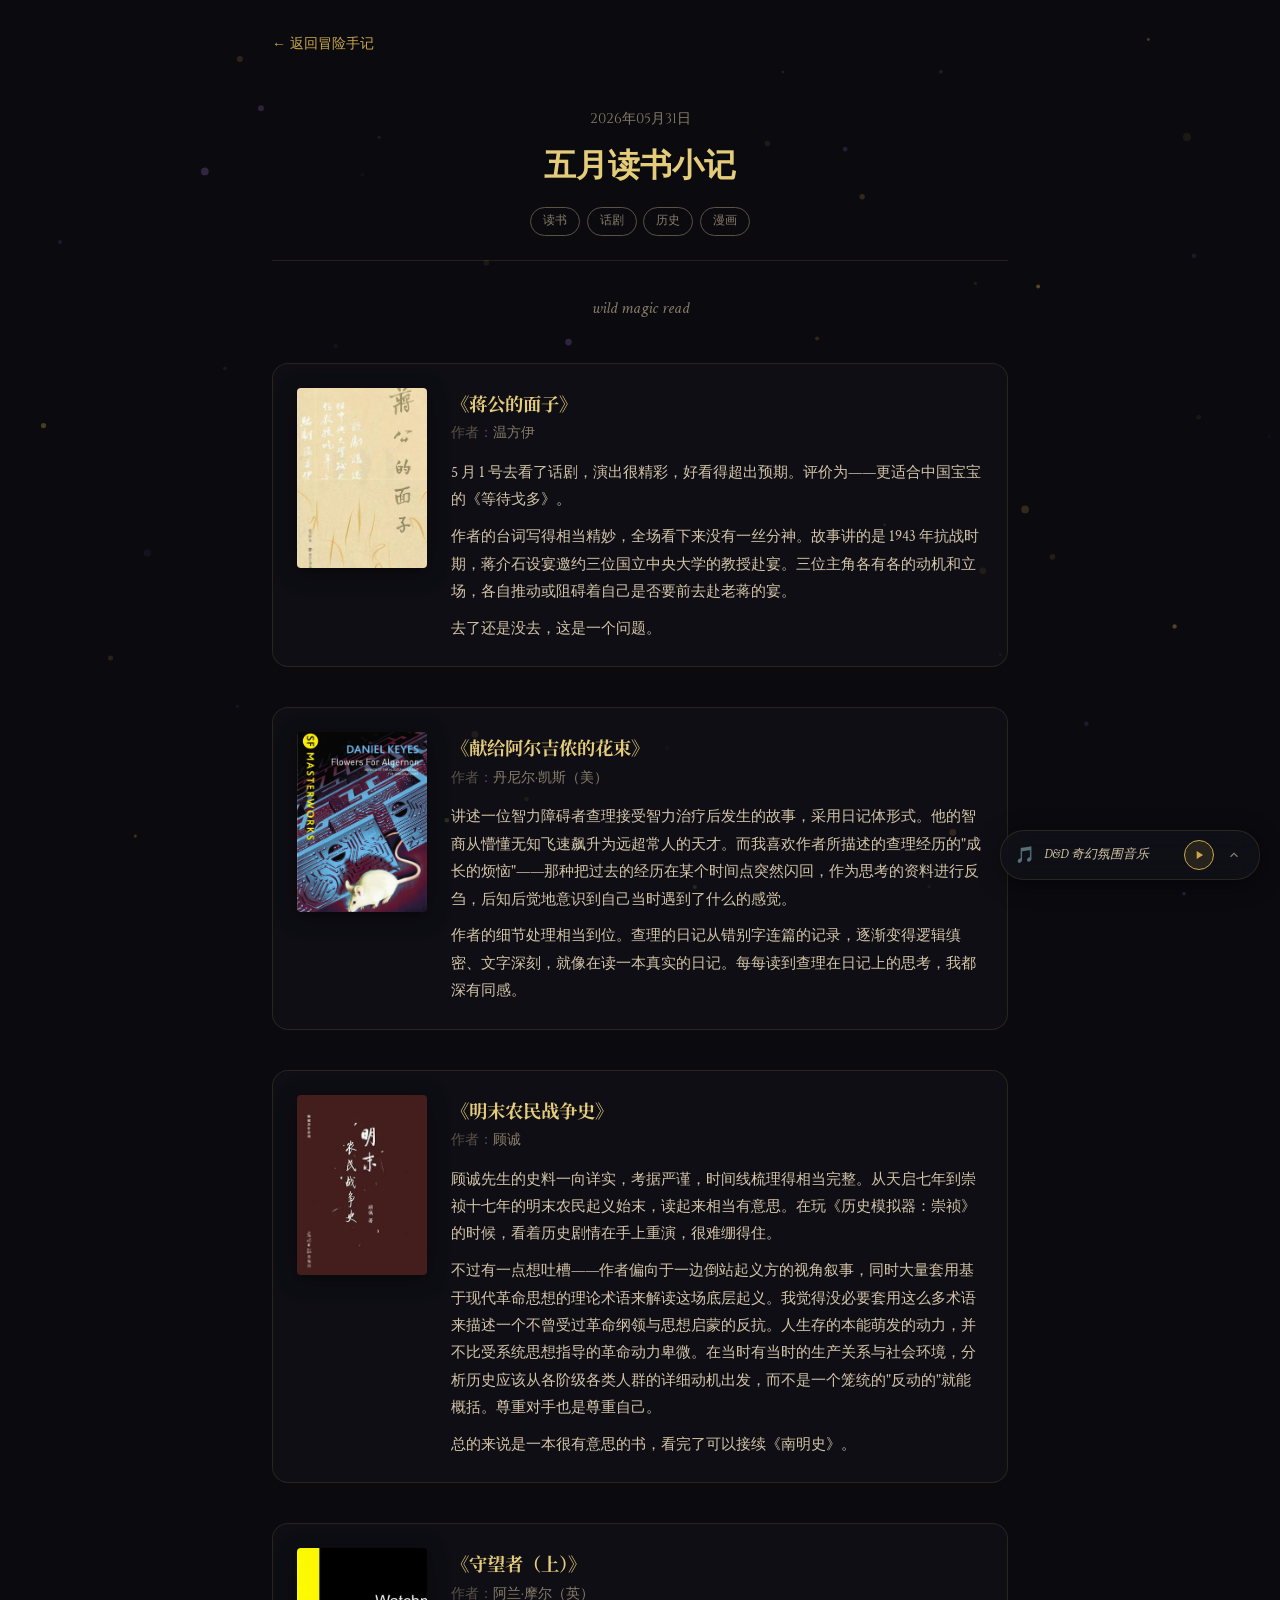
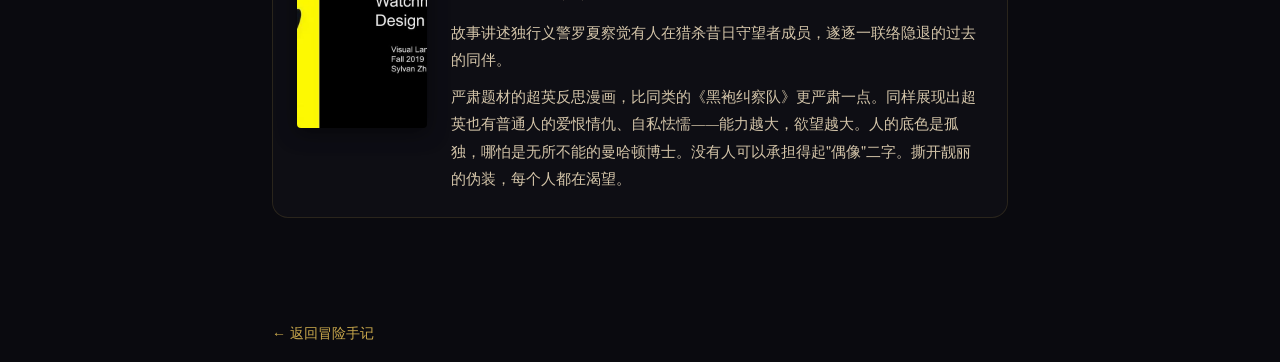
<file: blog/may-reading.html>
<!DOCTYPE html>
<html lang="zh-CN">
<head>
    <meta charset="UTF-8">
    <meta name="viewport" content="width=device-width, initial-scale=1.0">
    <meta name="theme-color" content="#0a0a0f">
    <title>五月读书小记 — 维尔德 Wilder</title>
    <link rel="icon" type="image/svg+xml" href="data:image/svg+xml,%3Csvg xmlns='http://www.w3.org/2000/svg' viewBox='0 0 32 32'%3E%3Cpolygon points='16,1 30,9 30,23 16,31 2,23 2,9' fill='none' stroke='%23c9a84c' stroke-width='1.5'/%3E%3Ctext x='16' y='20' text-anchor='middle' fill='%23c9a84c' font-size='12' font-family='serif'%3E20%3C/text%3E%3C/svg%3E">
    <link rel="preconnect" href="https://fonts.googleapis.com">
    <link rel="preconnect" href="https://fonts.gstatic.com" crossorigin>
    <link href="https://fonts.googleapis.com/css2?family=Cinzel:wght@400;600;700;900&family=Crimson+Text:ital,wght@0,400;0,600;0,700;1,400&family=JetBrains+Mono:wght@400;500&family=Noto+Serif+SC:wght@400;600;700&display=swap" rel="stylesheet">
    <link rel="stylesheet" href="../css/style.css">
    <link rel="stylesheet" href="../css/animations.css">
    <link rel="stylesheet" href="../css/responsive.css">
    <style>
        .blog-post { max-width: 760px; margin: 0 auto; padding: 2rem 0; }
        .blog-post__header { text-align: center; margin-bottom: 2rem; padding-bottom: 1.5rem; border-bottom: 1px solid var(--glass-border); }
        .blog-post__date { color: var(--parchment-dim); font-family: 'Cinzel', serif; font-size: var(--text-sm); }
        .blog-post__title { font-family: 'Cinzel', serif; font-size: var(--text-2xl); color: var(--gold-light); margin: 0.5rem 0; }
        .blog-post__tags { display: flex; justify-content: center; flex-wrap: wrap; gap: 0.4rem; margin-top: 0.75rem; }
        .blog-post__intro { color: var(--parchment-dim); font-style: italic; text-align: center; margin-bottom: 2.5rem; font-size: var(--text-base); line-height: 1.8; }
        .back-link { display: inline-block; margin: 2rem 0 1rem; color: var(--gold-primary); font-family: 'Cinzel', serif; font-size: var(--text-sm); }
        .back-link:hover { color: var(--gold-light); }

        /* Book card */
        .book-card { display: flex; gap: 1.5rem; margin-bottom: 2.5rem; padding: 1.5rem; background: rgba(18,18,26,0.5); border: 1px solid var(--glass-border); border-radius: var(--radius-lg); transition: border-color 0.35s ease, box-shadow 0.35s ease; }
        .book-card:hover { border-color: rgba(201,168,76,0.3); box-shadow: 0 4px 24px rgba(0,0,0,0.3), 0 0 16px rgba(201,168,76,0.06); }

        .book-card__cover { flex-shrink: 0; width: 130px; height: 180px; border-radius: 4px; overflow: hidden; position: relative; box-shadow: 0 4px 20px rgba(0,0,0,0.5); }
        .book-card__cover img { width: 100%; height: 100%; object-fit: cover; display: block; }
        .book-card__cover--fallback { display: flex; align-items: center; justify-content: center; text-align: center; padding: 1rem; font-family: 'Noto Serif SC', 'Cinzel', serif; font-weight: 700; font-size: 0.9rem; color: #fff; text-shadow: 0 1px 3px rgba(0,0,0,0.5); line-height: 1.4; }

        .book-card__info { flex: 1; min-width: 0; }
        .book-card__book-title { font-family: 'Noto Serif SC', 'Cinzel', serif; font-size: 1.15rem; font-weight: 700; color: var(--gold-light); margin-bottom: 0.2rem; }
        .book-card__author { font-size: 0.85rem; color: var(--parchment-dim); margin-bottom: 0.85rem; }
        .book-card__author::before { content: '作者：'; opacity: 0.6; }
        .book-card__body { color: var(--parchment); font-size: 0.95rem; line-height: 1.8; }
        .book-card__body p { margin-bottom: 0.6rem; }
        .book-card__body p:last-child { margin-bottom: 0; }

        /* Divider between books */
        .book-divider { text-align: center; margin: 0.5rem 0 2rem; color: var(--gold-primary); opacity: 0.3; font-size: 1.2rem; }

        @media (max-width: 540px) {
            .book-card { flex-direction: column; align-items: center; }
            .book-card__cover { width: 100px; height: 140px; }
            .book-card__info { text-align: center; }
        }
    </style>
</head>
<body>
    <canvas id="particle-canvas" aria-hidden="true"></canvas>
    <div class="container">
        <a class="back-link" href="../index.html#blog">← 返回冒险手记</a>
        <article class="blog-post">
            <header class="blog-post__header">
                <time class="blog-post__date">2026年05月31日</time>
                <h1 class="blog-post__title">五月读书小记</h1>
                <div class="blog-post__tags">
                    <span class="tag">读书</span><span class="tag">话剧</span><span class="tag">历史</span><span class="tag">漫画</span>
                </div>
            </header>
            <p class="blog-post__intro">
                wild magic read
            </p>

            <!-- Book 1: 蒋公的面子 -->
            <div class="book-card">
                <div class="book-card__cover">
                    <img src="../pictures/蒋工的面子.jpg" alt="蒋公的面子 封面"
                         onerror="this.parentElement.innerHTML='<div class=\'book-card__cover--fallback\' style=\'background:linear-gradient(135deg,#3d1f1f,#6b2d2d,#3d1f1f);\'>蒋公<br>的面子</div>'">
                </div>
                <div class="book-card__info">
                    <h2 class="book-card__book-title">《蒋公的面子》</h2>
                    <p class="book-card__author">温方伊</p>
                    <div class="book-card__body">
                        <p>5 月 1 号去看了话剧，演出很精彩，好看得超出预期。评价为——更适合中国宝宝的《等待戈多》。</p>
                        <p>作者的台词写得相当精妙，全场看下来没有一丝分神。故事讲的是 1943 年抗战时期，蒋介石设宴邀约三位国立中央大学的教授赴宴。三位主角各有各的动机和立场，各自推动或阻碍着自己是否要前去赴老蒋的宴。</p>
                        <p>去了还是没去，这是一个问题。</p>
                    </div>
                </div>
            </div>

            <!-- Book 2: 献给阿尔吉侬的花束 -->
            <div class="book-card">
                <div class="book-card__cover">
                    <img src="../pictures/献给阿尔吉侬的花束.jpg" alt="献给阿尔吉侬的花束 封面"
                         onerror="this.parentElement.innerHTML='<div class=\'book-card__cover--fallback\' style=\'background:linear-gradient(135deg,#1a3a2a,#2d6b4f,#1a3a2a);\'>献给<br>阿尔吉侬<br>的花束</div>'">
                </div>
                <div class="book-card__info">
                    <h2 class="book-card__book-title">《献给阿尔吉侬的花束》</h2>
                    <p class="book-card__author">丹尼尔·凯斯（美）</p>
                    <div class="book-card__body">
                        <p>讲述一位智力障碍者查理接受智力治疗后发生的故事，采用日记体形式。他的智商从懵懂无知飞速飙升为远超常人的天才。而我喜欢作者所描述的查理经历的"成长的烦恼"——那种把过去的经历在某个时间点突然闪回，作为思考的资料进行反刍，后知后觉地意识到自己当时遇到了什么的感觉。</p>
                        <p>作者的细节处理相当到位。查理的日记从错别字连篇的记录，逐渐变得逻辑缜密、文字深刻，就像在读一本真实的日记。每每读到查理在日记上的思考，我都深有同感。</p>
                    </div>
                </div>
            </div>

            <!-- Book 3: 明末农民战争史 -->
            <div class="book-card">
                <div class="book-card__cover">
                    <img src="../pictures/明末农民战争史.jpg" alt="明末农民战争史 封面"
                         onerror="this.parentElement.innerHTML='<div class=\'book-card__cover--fallback\' style=\'background:linear-gradient(135deg,#3d2d1a,#6b4e2d,#3d2d1a);\'>明末<br>农民<br>战争史</div>'">
                </div>
                <div class="book-card__info">
                    <h2 class="book-card__book-title">《明末农民战争史》</h2>
                    <p class="book-card__author">顾诚</p>
                    <div class="book-card__body">
                        <p>顾诚先生的史料一向详实，考据严谨，时间线梳理得相当完整。从天启七年到崇祯十七年的明末农民起义始末，读起来相当有意思。在玩《历史模拟器：崇祯》的时候，看着历史剧情在手上重演，很难绷得住。</p>
                        <p>不过有一点想吐槽——作者偏向于一边倒站起义方的视角叙事，同时大量套用基于现代革命思想的理论术语来解读这场底层起义。我觉得没必要套用这么多术语来描述一个不曾受过革命纲领与思想启蒙的反抗。人生存的本能萌发的动力，并不比受系统思想指导的革命动力卑微。在当时有当时的生产关系与社会环境，分析历史应该从各阶级各类人群的详细动机出发，而不是一个笼统的"反动的"就能概括。尊重对手也是尊重自己。</p>
                        <p>总的来说是一本很有意思的书，看完了可以接续《南明史》。</p>
                    </div>
                </div>
            </div>

            <!-- Book 4: 守望者（上） -->
            <div class="book-card">
                <div class="book-card__cover">
                    <img src="../pictures/守望者.jpg" alt="守望者（上） 封面"
                         onerror="this.parentElement.innerHTML='<div class=\'book-card__cover--fallback\' style=\'background:linear-gradient(135deg,#1a1a2e,#2d2d6b,#1a1a2e);\'>守望者<br>Watchmen<br>（上）</div>'">
                </div>
                <div class="book-card__info">
                    <h2 class="book-card__book-title">《守望者（上）》</h2>
                    <p class="book-card__author">阿兰·摩尔（英）</p>
                    <div class="book-card__body">
                        <p>故事讲述独行义警罗夏察觉有人在猎杀昔日守望者成员，遂逐一联络隐退的过去的同伴。</p>
                        <p>严肃题材的超英反思漫画，比同类的《黑袍纠察队》更严肃一点。同样展现出超英也有普通人的爱恨情仇、自私怯懦——能力越大，欲望越大。人的底色是孤独，哪怕是无所不能的曼哈顿博士。没有人可以承担得起"偶像"二字。撕开靓丽的伪装，每个人都在渴望。</p>
                    </div>
                </div>
            </div>

        </article>
        <a class="back-link" href="../index.html#blog">← 返回冒险手记</a>
    </div>
    <script src="../js/particles.js"></script>

    <!-- Floating Music Player -->
    <div class="floating-player glass-card" id="floating-player">
        <div class="floating-player__bar" id="floating-bar">
            <span class="floating-player__icon" aria-hidden="true">🎵</span>
            <span class="floating-player__track" id="fp-track-name">D&D 奇幻氛围音乐</span>
            <button class="floating-player__play-btn" id="fp-btn-play" title="播放" aria-label="播放">
                <svg viewBox="0 0 24 24" fill="currentColor" id="fp-icon-play"><path d="M8 5v14l11-7z"/></svg>
                <svg viewBox="0 0 24 24" fill="currentColor" id="fp-icon-pause" style="display:none"><path d="M6 19h4V5H6v14zm8-14v14h4V5h-4z"/></svg>
            </button>
            <button class="floating-player__toggle" id="fp-toggle" title="展开" aria-label="展开播放器">
                <svg viewBox="0 0 24 24" fill="none" stroke="currentColor" stroke-width="2"><path d="M18 15l-6-6-6 6"/></svg>
            </button>
        </div>
        <div class="floating-player__panel" id="fp-panel" style="display:none;">
            <div class="floating-player__controls">
                <button class="music-player__btn" id="btn-prev" title="上一首" aria-label="上一首"><svg viewBox="0 0 24 24" fill="currentColor"><path d="M6 6h2v12H6zm3.5 6l8.5 6V6z"/></svg></button>
                <button class="music-player__btn music-player__btn--play" id="btn-play" title="播放" aria-label="播放"><svg viewBox="0 0 24 24" fill="currentColor" id="icon-play"><path d="M8 5v14l11-7z"/></svg><svg viewBox="0 0 24 24" fill="currentColor" id="icon-pause" style="display:none"><path d="M6 19h4V5H6v14zm8-14v14h4V5h-4z"/></svg></button>
                <button class="music-player__btn" id="btn-next" title="下一首" aria-label="下一首"><svg viewBox="0 0 24 24" fill="currentColor"><path d="M6 18l8.5-6L6 6v12zM16 6v12h2V6h-2z"/></svg></button>
            </div>
            <div class="floating-player__volume">
                <svg viewBox="0 0 24 24" fill="currentColor" class="music-player__volume-icon" aria-hidden="true"><path d="M3 9v6h4l5 5V4L7 9H3zm13.5 3c0-1.77-1.02-3.29-2.5-4.03v8.05c1.48-.73 2.5-2.25 2.5-4.02z"/></svg>
                <input type="range" class="music-player__volume-slider" id="volume-slider" min="0" max="100" value="40" aria-label="音量">
            </div>
            <span class="floating-player__track-full" id="track-name">D&D 奇幻氛围音乐</span>
        </div>
    </div>
    <div id="youtube-player" style="display:none;"></div>

    <script src="../js/music-player.js"></script>
</body>
</html>
</file>
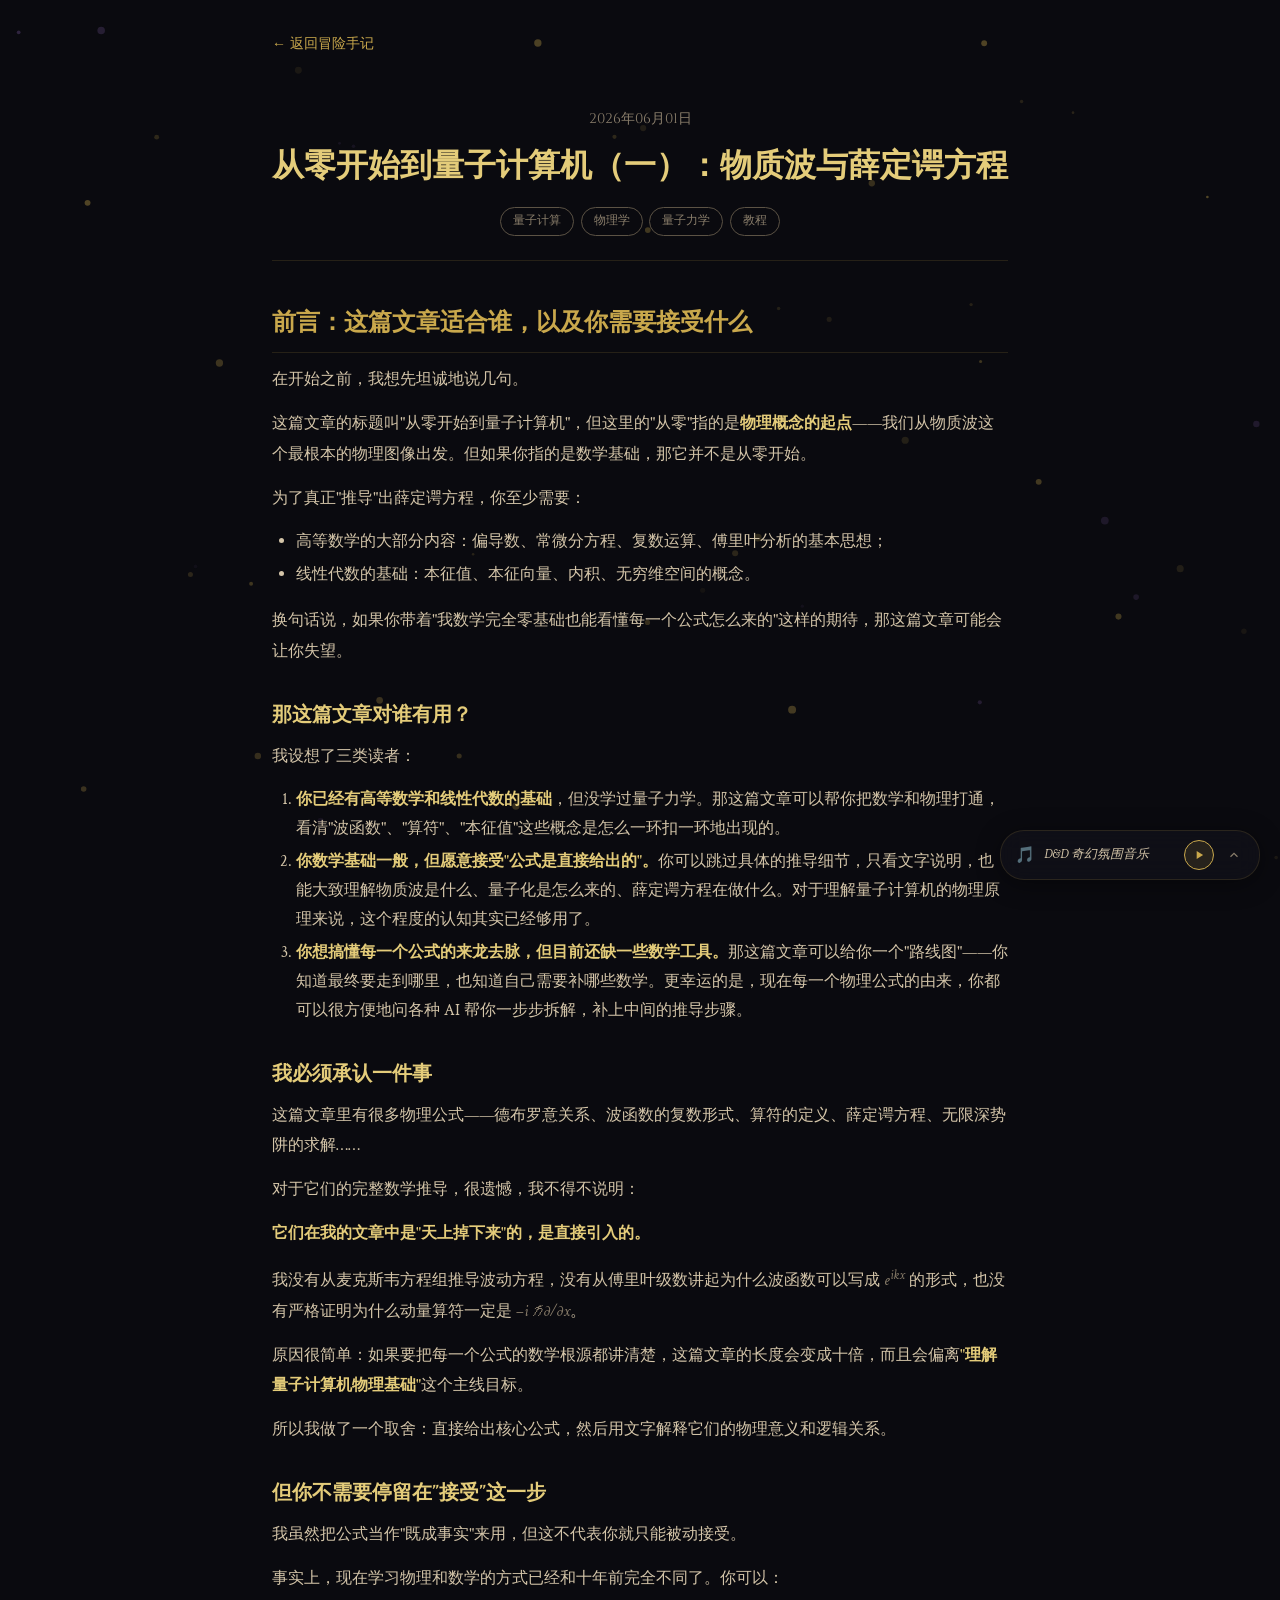
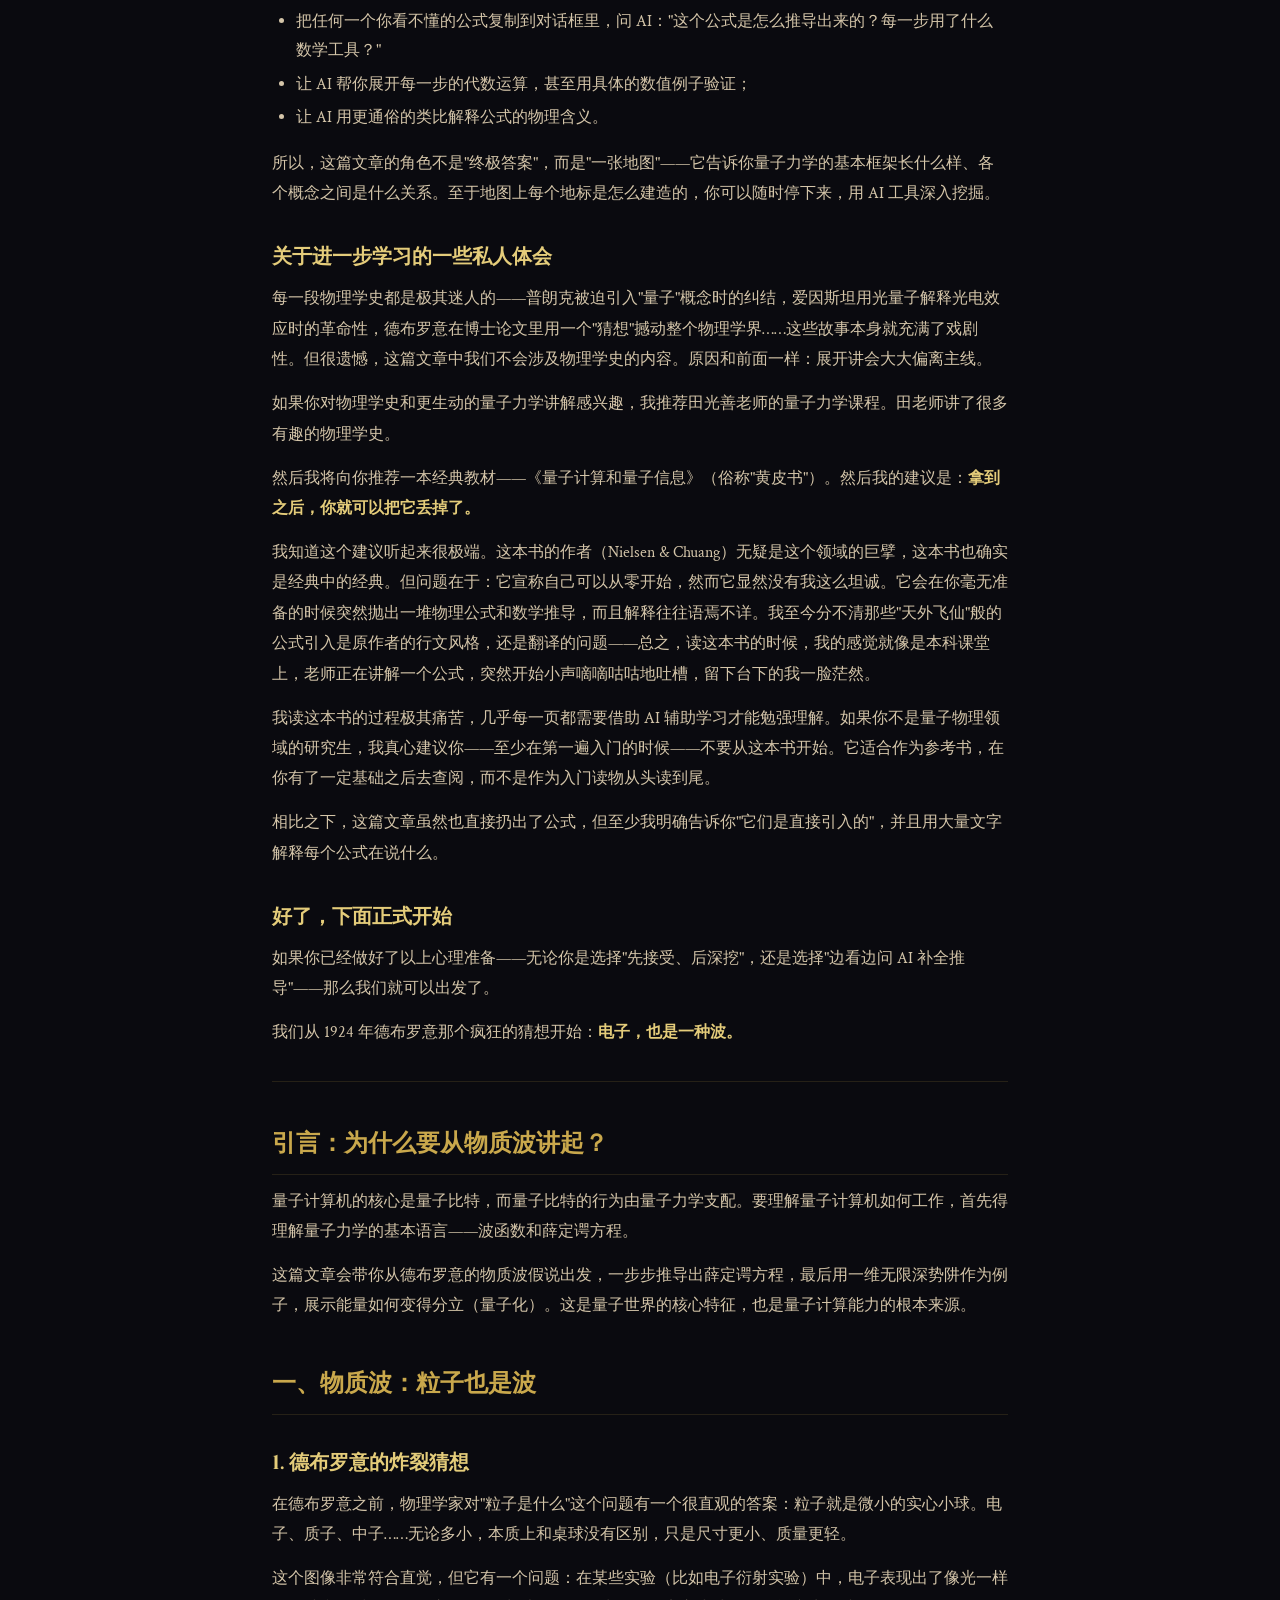
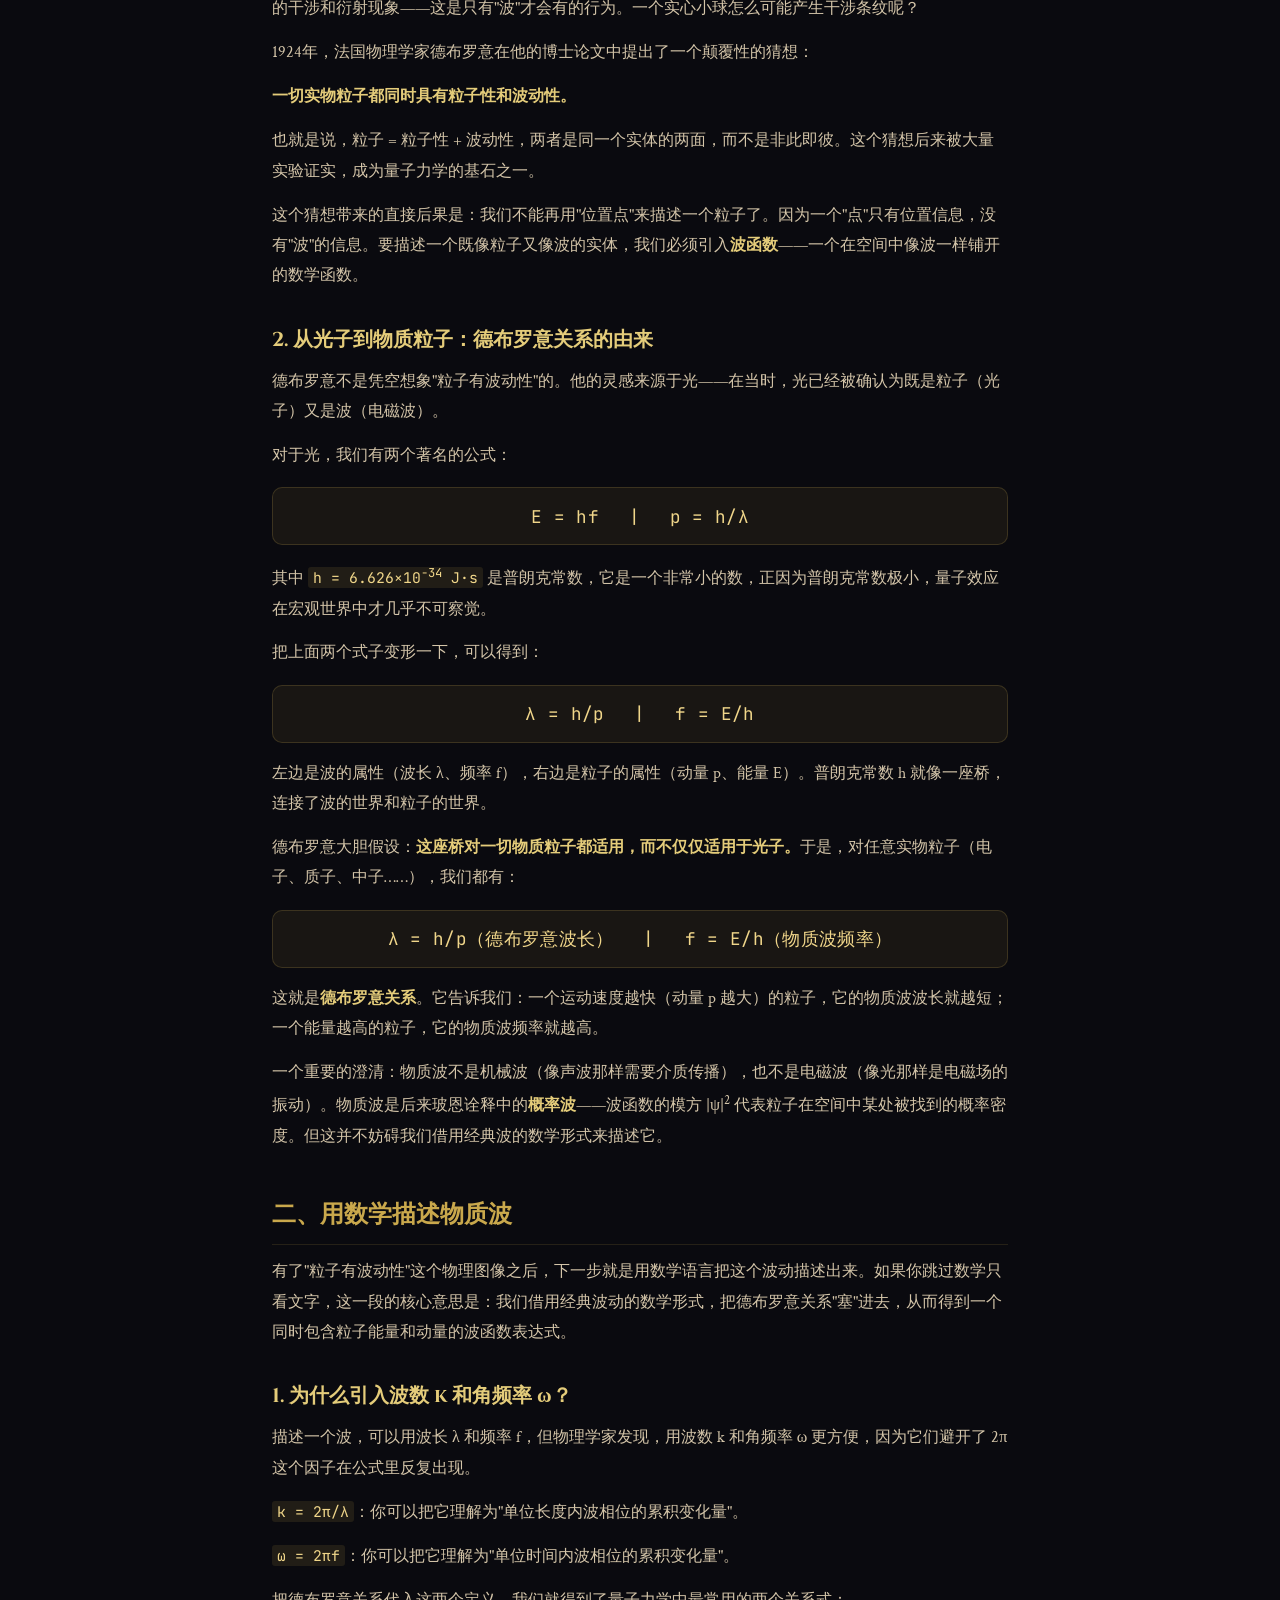
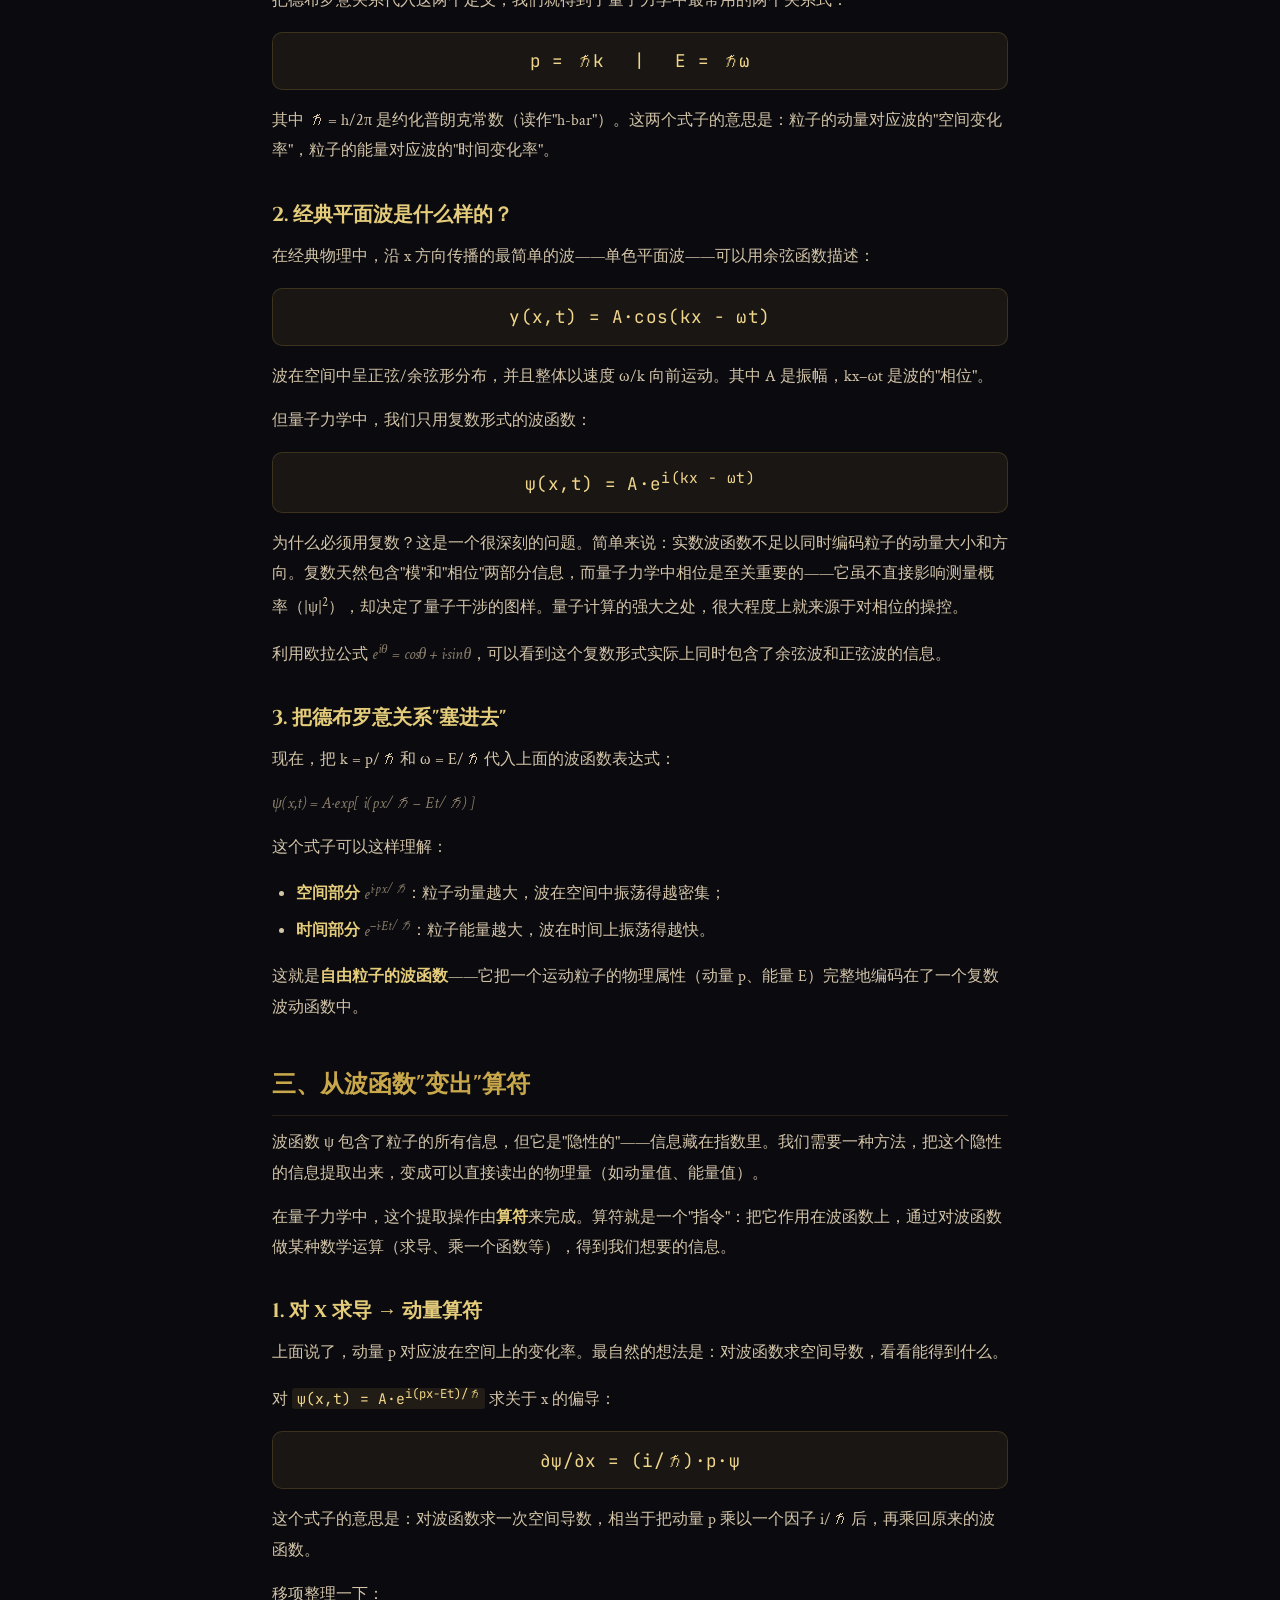
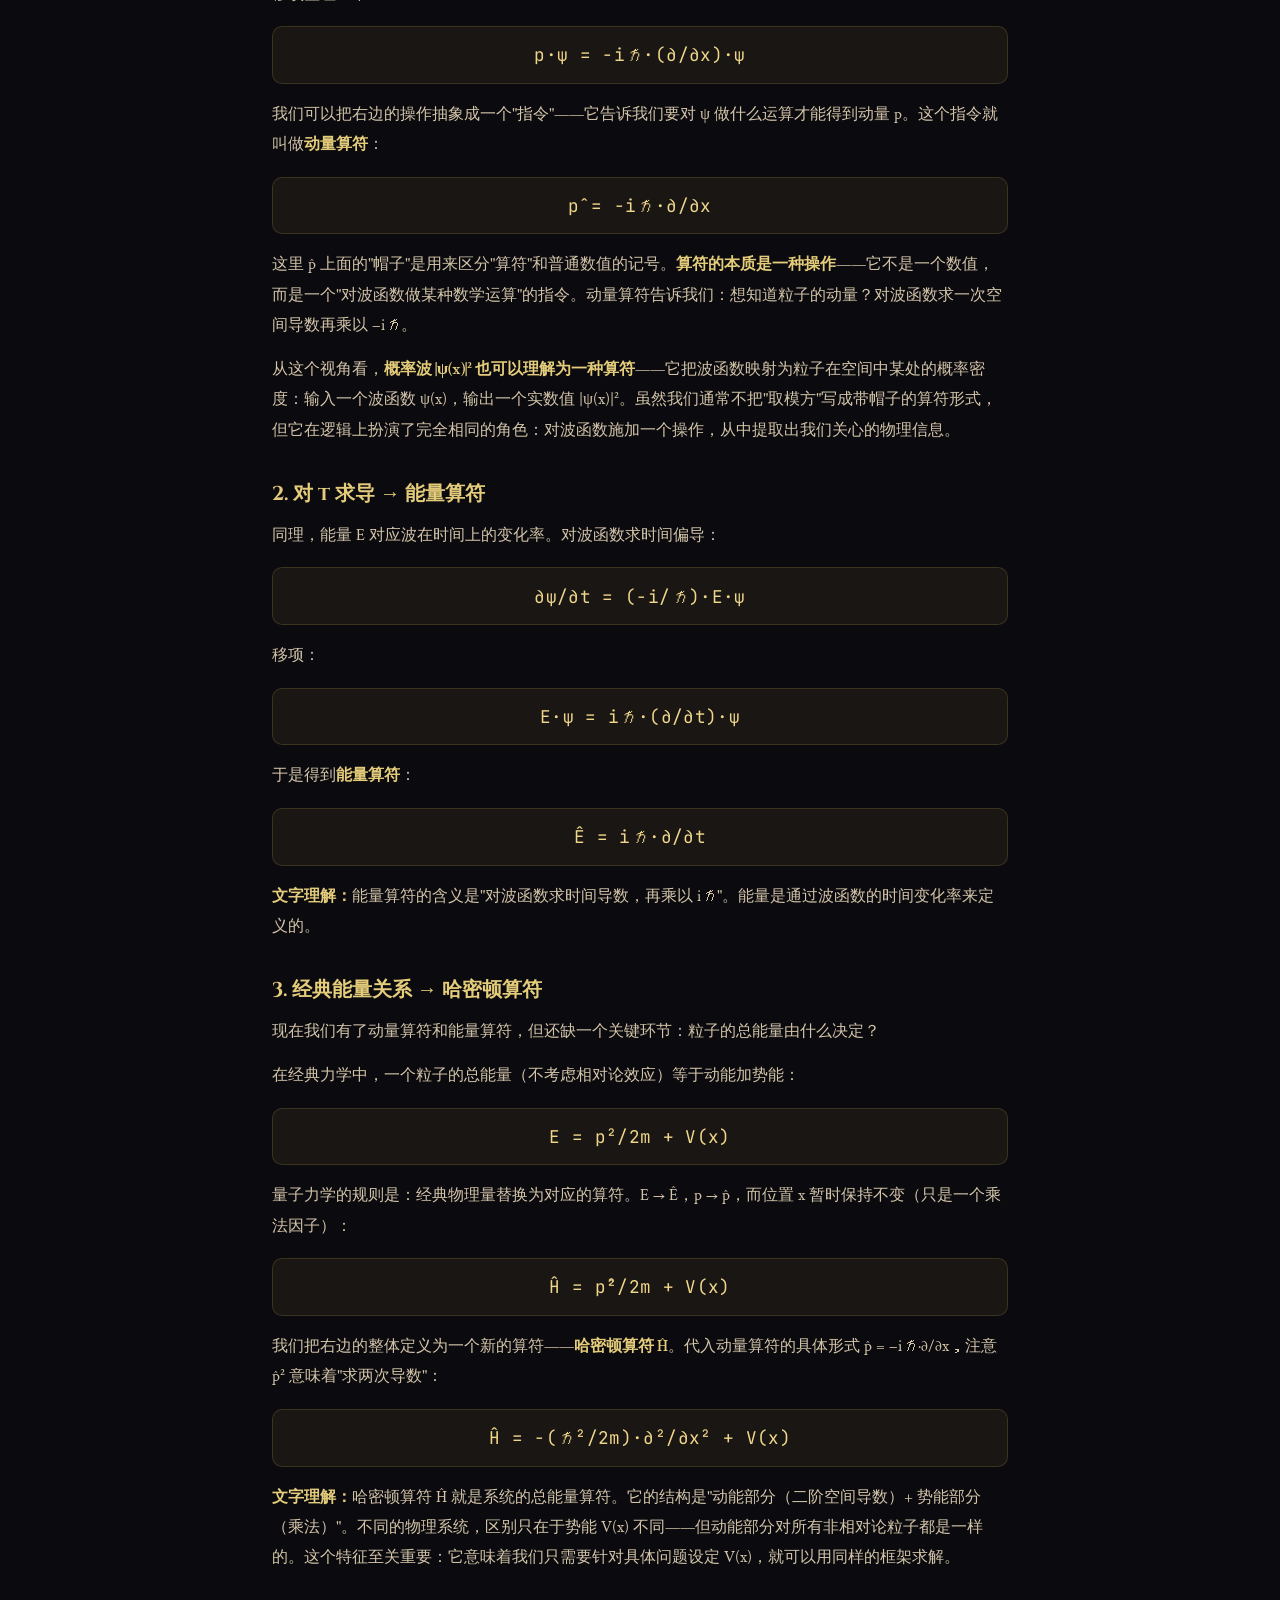
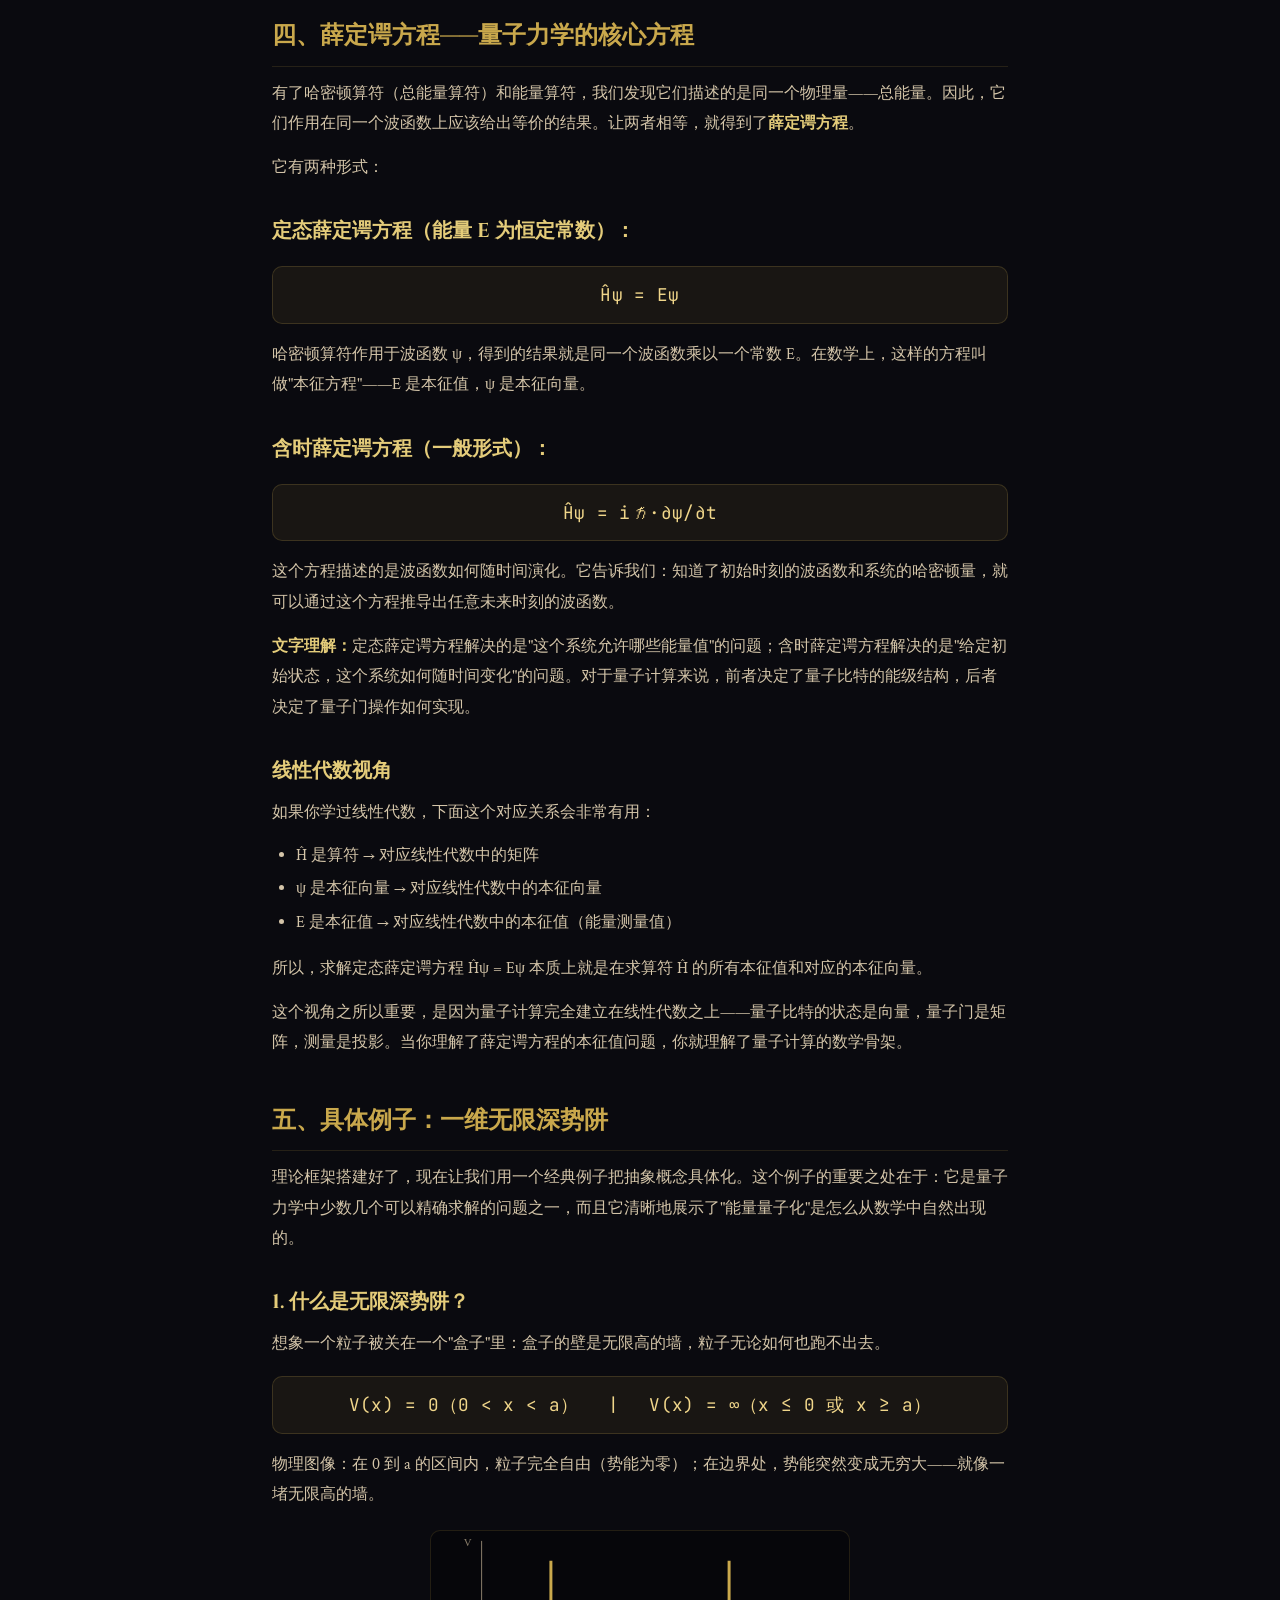
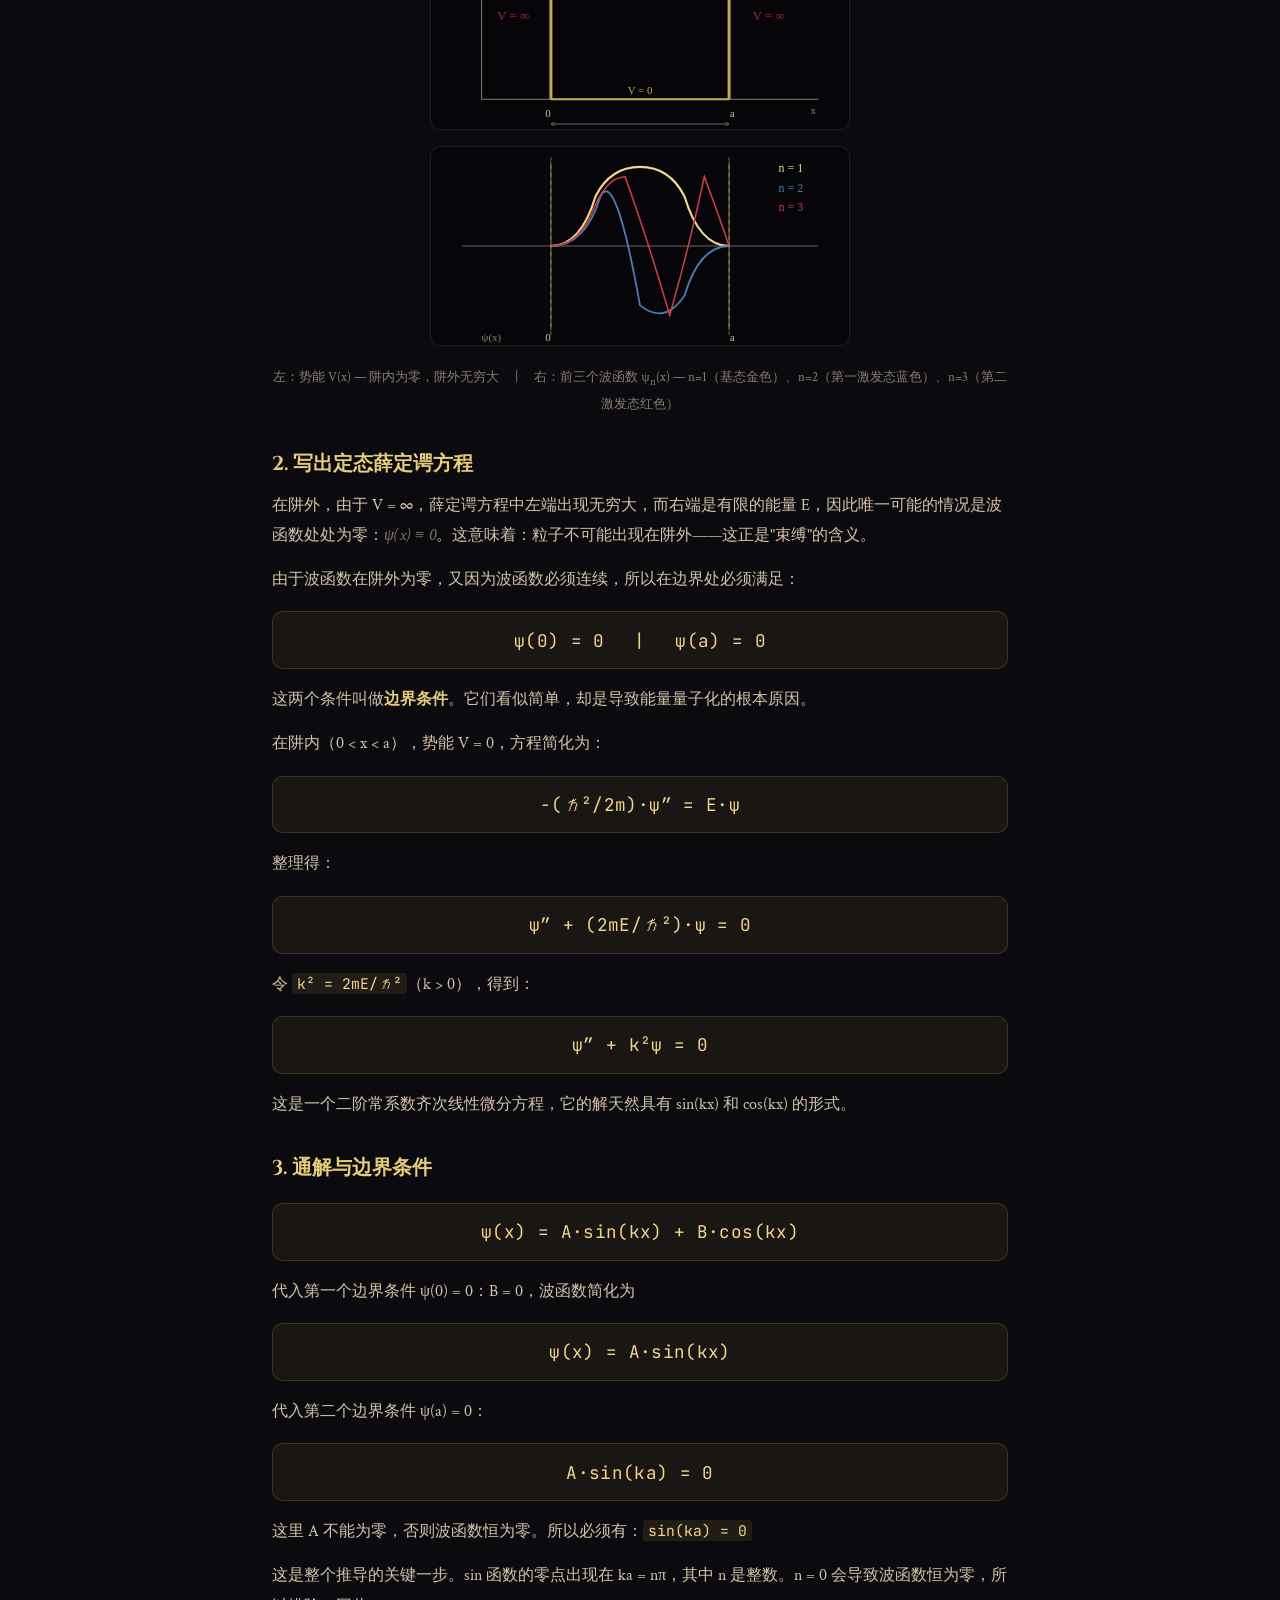
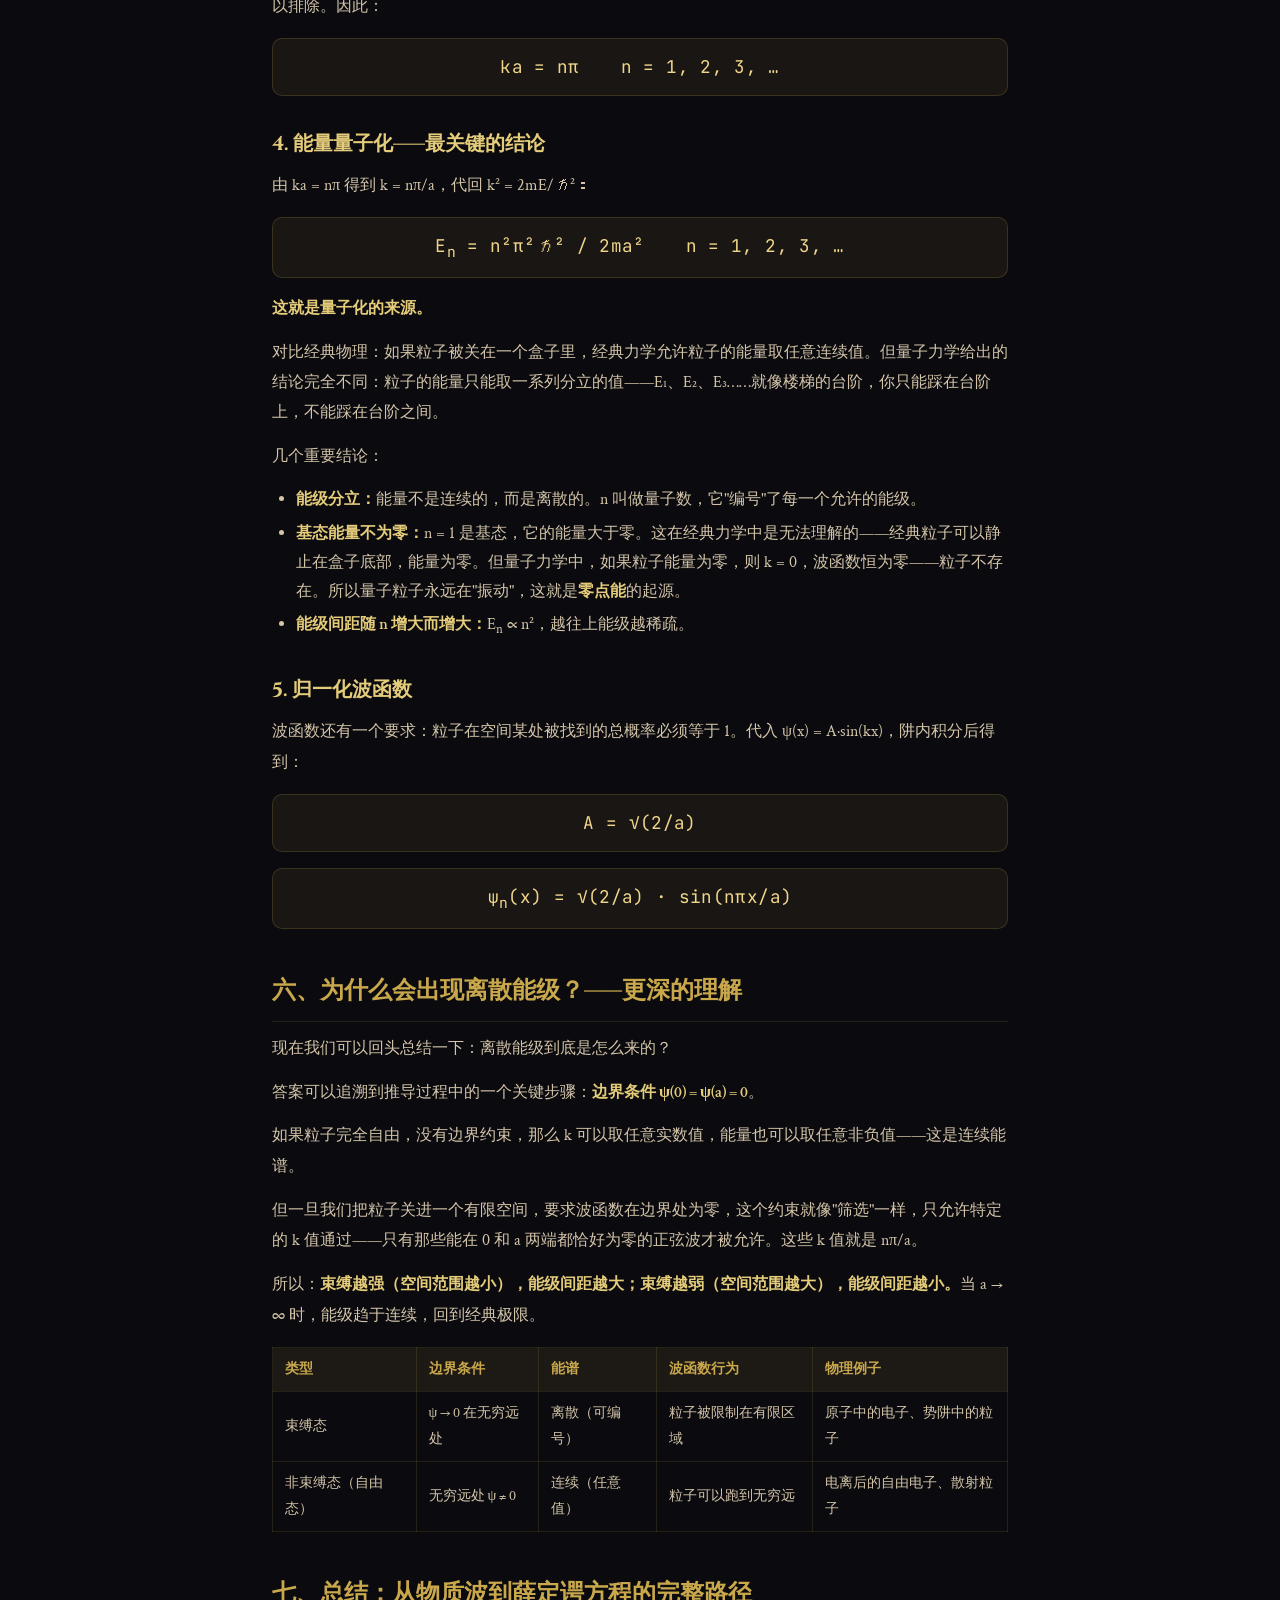
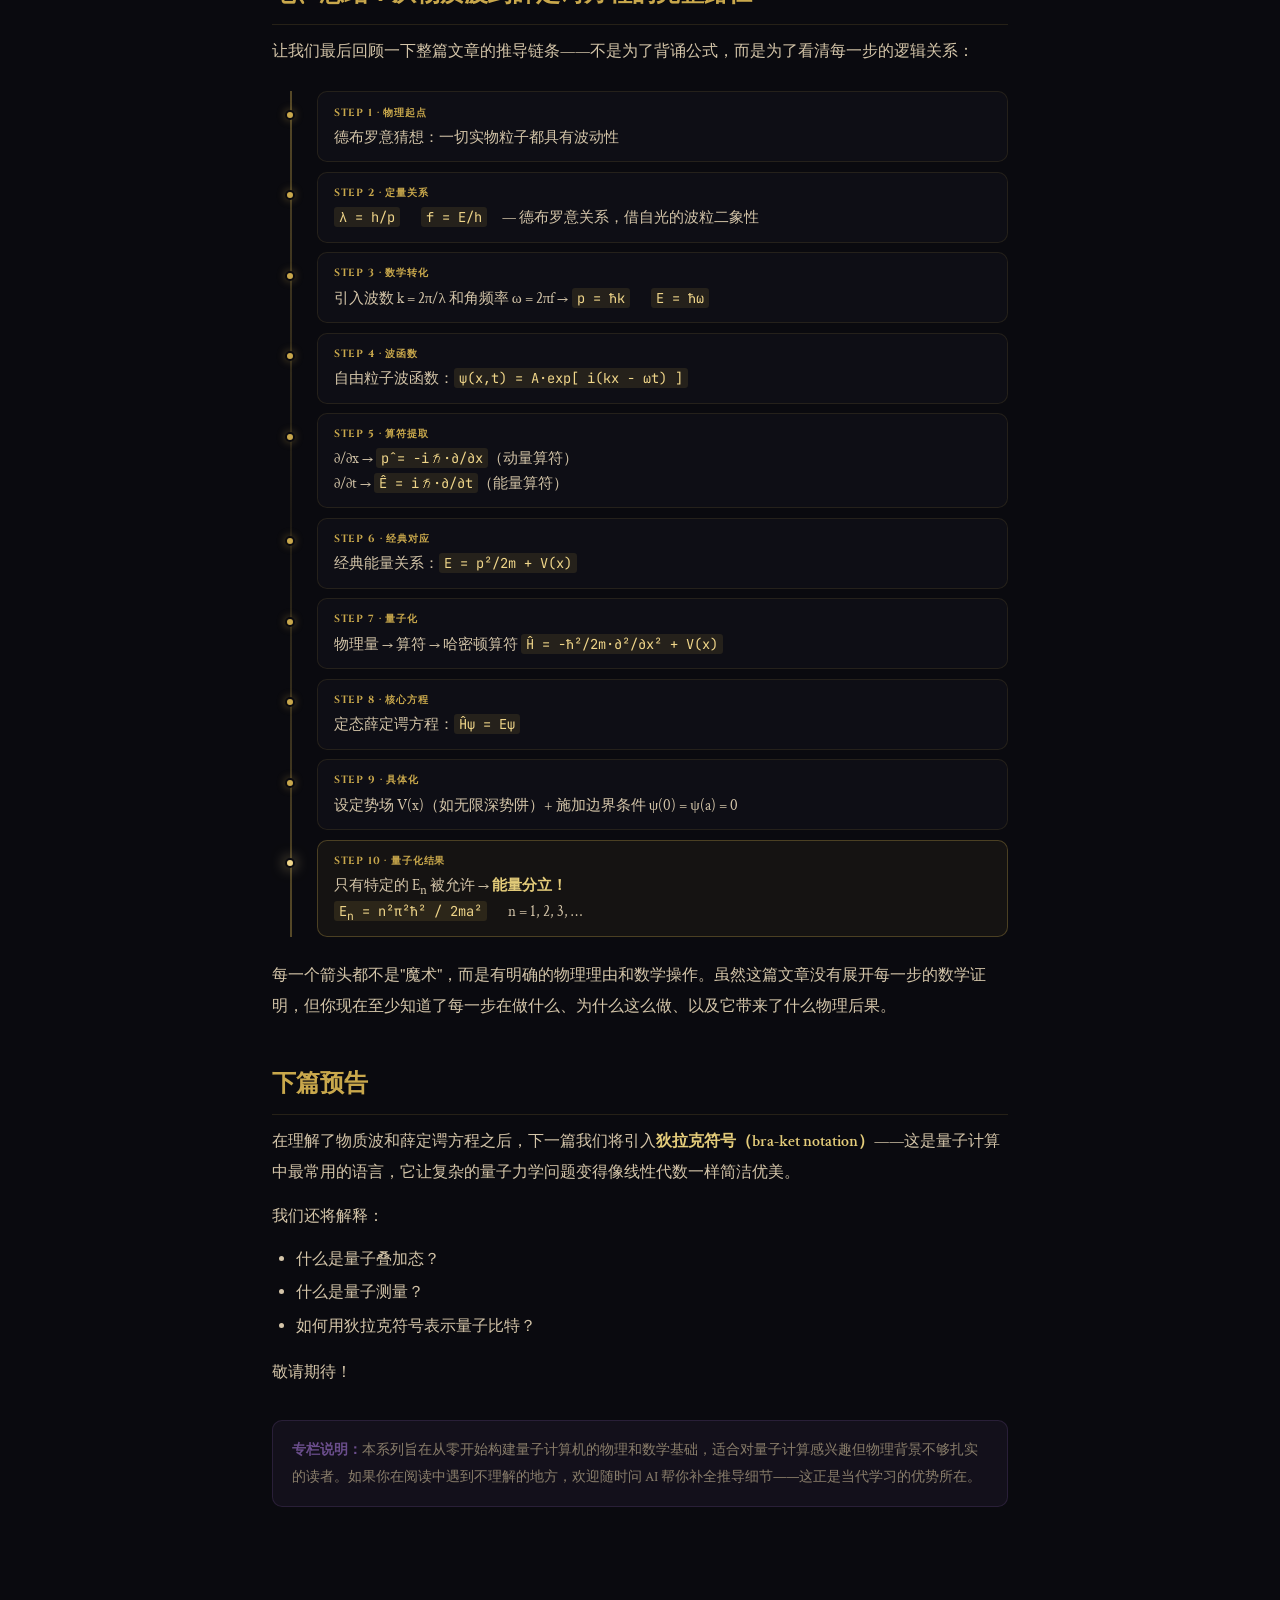
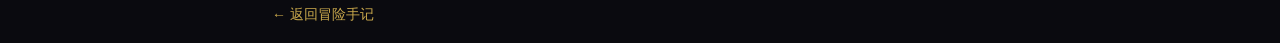
<file: blog/quantum-1.html>
<!DOCTYPE html>
<html lang="zh-CN">
<head>
    <meta charset="UTF-8">
    <meta name="viewport" content="width=device-width, initial-scale=1.0">
    <meta name="theme-color" content="#0a0a0f">
    <title>从零开始到量子计算机（一）：物质波与薛定谔方程 — 维尔德 Wilder</title>
    <link rel="icon" type="image/svg+xml" href="data:image/svg+xml,%3Csvg xmlns='http://www.w3.org/2000/svg' viewBox='0 0 32 32'%3E%3Cpolygon points='16,1 30,9 30,23 16,31 2,23 2,9' fill='none' stroke='%23c9a84c' stroke-width='1.5'/%3E%3Ctext x='16' y='20' text-anchor='middle' fill='%23c9a84c' font-size='12' font-family='serif'%3E20%3C/text%3E%3C/svg%3E">
    <link rel="preconnect" href="https://fonts.googleapis.com">
    <link rel="preconnect" href="https://fonts.gstatic.com" crossorigin>
    <link href="https://fonts.googleapis.com/css2?family=Cinzel:wght@400;600;700;900&family=Crimson+Text:ital,wght@0,400;0,600;0,700;1,400&family=JetBrains+Mono:wght@400;500&family=Noto+Serif+SC:wght@400;600;700&display=swap" rel="stylesheet">
    <link rel="stylesheet" href="../css/style.css">
    <link rel="stylesheet" href="../css/animations.css">
    <link rel="stylesheet" href="../css/responsive.css">
    <style>
        .blog-post { max-width: 760px; margin: 0 auto; padding: 2rem 0; }
        .blog-post__header { text-align: center; margin-bottom: 2rem; padding-bottom: 1.5rem; border-bottom: 1px solid var(--glass-border); }
        .blog-post__date { color: var(--parchment-dim); font-family: 'Cinzel', serif; font-size: var(--text-sm); }
        .blog-post__title { font-family: 'Cinzel', serif; font-size: var(--text-2xl); color: var(--gold-light); margin: 0.5rem 0; }
        .blog-post__tags { display: flex; justify-content: center; flex-wrap: wrap; gap: 0.4rem; margin-top: 0.75rem; }
        .blog-post__body { color: var(--parchment); line-height: 1.9; font-size: 1rem; }
        .blog-post__body h2 { font-family: 'Cinzel', serif; color: var(--gold-primary); font-size: var(--text-xl); margin: 2.5rem 0 0.75rem; padding-bottom: 0.4rem; border-bottom: 1px solid var(--glass-border); }
        .blog-post__body h3 { font-family: 'Cinzel', serif; color: var(--gold-light); font-size: var(--text-lg); margin: 1.8rem 0 0.5rem; }
        .blog-post__body h4 { font-family: 'Cinzel', serif; color: var(--gold-primary); font-size: var(--text-base); margin: 1.4rem 0 0.4rem; }
        .blog-post__body p { margin-bottom: 0.85rem; }
        .blog-post__body ul, .blog-post__body ol { margin: 0.5rem 0 1rem 1.5rem; }
        .blog-post__body li { margin-bottom: 0.3rem; line-height: 1.8; }
        .blog-post__body code { background: rgba(201,168,76,0.1); padding: 2px 6px; border-radius: 4px; font-family: 'JetBrains Mono', monospace; font-size: 0.85em; color: var(--gold-light); }
        .blog-post__body pre { background: rgba(0,0,0,0.4); border: 1px solid var(--glass-border); border-radius: var(--radius-md); padding: 1rem 1.2rem; overflow-x: auto; margin: 1rem 0; font-size: 0.82rem; line-height: 1.7; }
        .blog-post__body pre code { background: none; padding: 0; color: var(--parchment); }
        .blog-post__body strong { color: var(--gold-light); }
        .blog-post__body em { color: var(--parchment-dim); font-style: italic; }
        .blog-post__body blockquote { border-left: 3px solid var(--gold-primary); margin: 1rem 0; padding: 0.5rem 1rem; background: rgba(201,168,76,0.05); color: var(--parchment-dim); border-radius: 0 var(--radius-sm) var(--radius-sm) 0; }
        .blog-post__body hr { border: none; border-top: 1px solid var(--glass-border); margin: 2rem 0; }
        .blog-post__body table { width: 100%; border-collapse: collapse; margin: 1rem 0; font-size: var(--text-sm); }
        .blog-post__body th, .blog-post__body td { padding: 0.5rem 0.75rem; border: 1px solid var(--glass-border); text-align: left; }
        .blog-post__body th { background: rgba(201,168,76,0.1); color: var(--gold-primary); font-family: 'Cinzel', serif; }
        .back-link { display: inline-block; margin: 2rem 0 1rem; color: var(--gold-primary); font-family: 'Cinzel', serif; font-size: var(--text-sm); }
        .back-link:hover { color: var(--gold-light); }
        .math { color: #f0d68a; font-style: normal; background: rgba(201,168,76,0.12); padding: 1px 5px; border-radius: 3px; font-family: 'JetBrains Mono', 'Courier New', monospace; font-size: 0.92em; white-space: nowrap; }
        .math-block { display: block; text-align: center; color: #f0d68a; font-size: 1.1rem; margin: 1rem 0; padding: 0.7rem 1rem; background: rgba(201,168,76,0.08); border: 1px solid rgba(201,168,76,0.2); border-radius: var(--radius-md); font-family: 'JetBrains Mono', 'Courier New', monospace; letter-spacing: 0.02em; }
        .series-note { background: rgba(107,78,141,0.1); border: 1px solid rgba(107,78,141,0.25); border-radius: var(--radius-md); padding: 1rem 1.2rem; margin: 2rem 0; font-size: 0.88rem; color: var(--parchment-dim); }
        .series-note strong { color: var(--magic-purple); }

        /* Flow chart */
        .flow-chart { margin: 1.5rem 0; position: relative; padding-left: 2.8rem; }
        .flow-chart::before { content: ''; position: absolute; left: 1.15rem; top: 0; bottom: 0; width: 2px; background: linear-gradient(to bottom, rgba(201,168,76,0.4), rgba(201,168,76,0.1), rgba(201,168,76,0.4)); }
        .flow-step { position: relative; margin-bottom: 0.6rem; padding: 0.7rem 1rem; background: rgba(18,18,26,0.6); border: 1px solid rgba(201,168,76,0.12); border-radius: var(--radius-md); transition: border-color 0.3s, background 0.3s; }
        .flow-step:hover { border-color: rgba(201,168,76,0.35); background: rgba(201,168,76,0.04); }
        .flow-step::before { content: ''; position: absolute; left: -2.05rem; top: 1.1rem; width: 10px; height: 10px; border-radius: 50%; background: var(--gold-primary); border: 2px solid var(--bg-deep); z-index: 2; box-shadow: 0 0 8px rgba(201,168,76,0.4); }
        .flow-step__num { font-family: 'Cinzel', serif; font-size: 0.65rem; font-weight: 700; color: var(--gold-primary); letter-spacing: 0.08em; margin-bottom: 0.15rem; }
        .flow-step__label { font-size: 0.95rem; color: var(--parchment); line-height: 1.6; }
        .flow-step__label .math { font-size: 0.9em; }
        .flow-step--final { border-color: rgba(201,168,76,0.3); background: rgba(201,168,76,0.06); }
        .flow-step--final::before { background: #f0d68a; box-shadow: 0 0 14px rgba(240,214,138,0.6); }

        /* Well diagram */
        .well-diagram { display: flex; justify-content: center; gap: 1rem; flex-wrap: wrap; margin: 1.2rem 0; }
        .well-diagram svg { background: rgba(0,0,0,0.3); border: 1px solid var(--glass-border); border-radius: var(--radius-md); }
        .well-diagram__label { text-align: center; color: var(--parchment-dim); font-size: 0.8rem; margin-top: 0.3rem; }
    </style>
</head>
<body>
    <canvas id="particle-canvas" aria-hidden="true"></canvas>
    <div class="container">
        <a class="back-link" href="../index.html#blog">← 返回冒险手记</a>
        <article class="blog-post">
            <header class="blog-post__header">
                <time class="blog-post__date">2026年06月01日</time>
                <h1 class="blog-post__title">从零开始到量子计算机（一）：物质波与薛定谔方程</h1>
                <div class="blog-post__tags">
                    <span class="tag">量子计算</span><span class="tag">物理学</span><span class="tag">量子力学</span><span class="tag">教程</span>
                </div>
            </header>
            <div class="blog-post__body">

<h2>前言：这篇文章适合谁，以及你需要接受什么</h2>

<p>在开始之前，我想先坦诚地说几句。</p>

<p>这篇文章的标题叫"从零开始到量子计算机"，但这里的"从零"指的是<strong>物理概念的起点</strong>——我们从物质波这个最根本的物理图像出发。但如果你指的是数学基础，那它并不是从零开始。</p>

<p>为了真正"推导"出薛定谔方程，你至少需要：</p>
<ul>
    <li>高等数学的大部分内容：偏导数、常微分方程、复数运算、傅里叶分析的基本思想；</li>
    <li>线性代数的基础：本征值、本征向量、内积、无穷维空间的概念。</li>
</ul>
<p>换句话说，如果你带着"我数学完全零基础也能看懂每一个公式怎么来的"这样的期待，那这篇文章可能会让你失望。</p>

<h3>那这篇文章对谁有用？</h3>
<p>我设想了三类读者：</p>
<ol>
    <li><strong>你已经有高等数学和线性代数的基础</strong>，但没学过量子力学。那这篇文章可以帮你把数学和物理打通，看清"波函数"、"算符"、"本征值"这些概念是怎么一环扣一环地出现的。</li>
    <li><strong>你数学基础一般，但愿意接受"公式是直接给出的"。</strong>你可以跳过具体的推导细节，只看文字说明，也能大致理解物质波是什么、量子化是怎么来的、薛定谔方程在做什么。对于理解量子计算机的物理原理来说，这个程度的认知其实已经够用了。</li>
    <li><strong>你想搞懂每一个公式的来龙去脉，但目前还缺一些数学工具。</strong>那这篇文章可以给你一个"路线图"——你知道最终要走到哪里，也知道自己需要补哪些数学。更幸运的是，现在每一个物理公式的由来，你都可以很方便地问各种 AI 帮你一步步拆解，补上中间的推导步骤。</li>
</ol>

<h3>我必须承认一件事</h3>
<p>这篇文章里有很多物理公式——德布罗意关系、波函数的复数形式、算符的定义、薛定谔方程、无限深势阱的求解……</p>
<p>对于它们的完整数学推导，很遗憾，我不得不说明：</p>
<p><strong>它们在我的文章中是"天上掉下来"的，是直接引入的。</strong></p>
<p>我没有从麦克斯韦方程组推导波动方程，没有从傅里叶级数讲起为什么波函数可以写成 <em>e<sup>ikx</sup></em> 的形式，也没有严格证明为什么动量算符一定是 <em>−iℏ∂/∂x</em>。</p>
<p>原因很简单：如果要把每一个公式的数学根源都讲清楚，这篇文章的长度会变成十倍，而且会偏离<strong>"理解量子计算机物理基础"</strong>这个主线目标。</p>
<p>所以我做了一个取舍：直接给出核心公式，然后用文字解释它们的物理意义和逻辑关系。</p>

<h3>但你不需要停留在"接受"这一步</h3>
<p>我虽然把公式当作"既成事实"来用，但这不代表你就只能被动接受。</p>
<p>事实上，现在学习物理和数学的方式已经和十年前完全不同了。你可以：</p>
<ul>
    <li>把任何一个你看不懂的公式复制到对话框里，问 AI："这个公式是怎么推导出来的？每一步用了什么数学工具？"</li>
    <li>让 AI 帮你展开每一步的代数运算，甚至用具体的数值例子验证；</li>
    <li>让 AI 用更通俗的类比解释公式的物理含义。</li>
</ul>
<p>所以，这篇文章的角色不是"终极答案"，而是"一张地图"——它告诉你量子力学的基本框架长什么样、各个概念之间是什么关系。至于地图上每个地标是怎么建造的，你可以随时停下来，用 AI 工具深入挖掘。</p>

<h3>关于进一步学习的一些私人体会</h3>
<p>每一段物理学史都是极其迷人的——普朗克被迫引入"量子"概念时的纠结，爱因斯坦用光量子解释光电效应时的革命性，德布罗意在博士论文里用一个"猜想"撼动整个物理学界……这些故事本身就充满了戏剧性。但很遗憾，这篇文章中我们不会涉及物理学史的内容。原因和前面一样：展开讲会大大偏离主线。</p>
<p>如果你对物理学史和更生动的量子力学讲解感兴趣，我推荐田光善老师的量子力学课程。田老师讲了很多有趣的物理学史。</p>
<p>然后我将向你推荐一本经典教材——《量子计算和量子信息》（俗称"黄皮书"）。然后我的建议是：<strong>拿到之后，你就可以把它丢掉了。</strong></p>
<p>我知道这个建议听起来很极端。这本书的作者（Nielsen & Chuang）无疑是这个领域的巨擘，这本书也确实是经典中的经典。但问题在于：它宣称自己可以从零开始，然而它显然没有我这么坦诚。它会在你毫无准备的时候突然抛出一堆物理公式和数学推导，而且解释往往语焉不详。我至今分不清那些"天外飞仙"般的公式引入是原作者的行文风格，还是翻译的问题——总之，读这本书的时候，我的感觉就像是本科课堂上，老师正在讲解一个公式，突然开始小声嘀嘀咕咕地吐槽，留下台下的我一脸茫然。</p>
<p>我读这本书的过程极其痛苦，几乎每一页都需要借助 AI 辅助学习才能勉强理解。如果你不是量子物理领域的研究生，我真心建议你——至少在第一遍入门的时候——不要从这本书开始。它适合作为参考书，在你有了一定基础之后去查阅，而不是作为入门读物从头读到尾。</p>
<p>相比之下，这篇文章虽然也直接扔出了公式，但至少我明确告诉你"它们是直接引入的"，并且用大量文字解释每个公式在说什么。</p>

<h3>好了，下面正式开始</h3>
<p>如果你已经做好了以上心理准备——无论你是选择"先接受、后深挖"，还是选择"边看边问 AI 补全推导"——那么我们就可以出发了。</p>
<p>我们从 1924 年德布罗意那个疯狂的猜想开始：<strong>电子，也是一种波。</strong></p>

<hr>

<h2>引言：为什么要从物质波讲起？</h2>
<p>量子计算机的核心是量子比特，而量子比特的行为由量子力学支配。要理解量子计算机如何工作，首先得理解量子力学的基本语言——波函数和薛定谔方程。</p>
<p>这篇文章会带你从德布罗意的物质波假说出发，一步步推导出薛定谔方程，最后用一维无限深势阱作为例子，展示能量如何变得分立（量子化）。这是量子世界的核心特征，也是量子计算能力的根本来源。</p>

<h2>一、物质波：粒子也是波</h2>

<h3>1. 德布罗意的炸裂猜想</h3>
<p>在德布罗意之前，物理学家对"粒子是什么"这个问题有一个很直观的答案：粒子就是微小的实心小球。电子、质子、中子……无论多小，本质上和桌球没有区别，只是尺寸更小、质量更轻。</p>
<p>这个图像非常符合直觉，但它有一个问题：在某些实验（比如电子衍射实验）中，电子表现出了像光一样的干涉和衍射现象——这是只有"波"才会有的行为。一个实心小球怎么可能产生干涉条纹呢？</p>
<p>1924年，法国物理学家德布罗意在他的博士论文中提出了一个颠覆性的猜想：</p>
<p><strong>一切实物粒子都同时具有粒子性和波动性。</strong></p>
<p>也就是说，粒子 = 粒子性 + 波动性，两者是同一个实体的两面，而不是非此即彼。这个猜想后来被大量实验证实，成为量子力学的基石之一。</p>
<p>这个猜想带来的直接后果是：我们不能再用"位置点"来描述一个粒子了。因为一个"点"只有位置信息，没有"波"的信息。要描述一个既像粒子又像波的实体，我们必须引入<strong>波函数</strong>——一个在空间中像波一样铺开的数学函数。</p>

<h3>2. 从光子到物质粒子：德布罗意关系的由来</h3>
<p>德布罗意不是凭空想象"粒子有波动性"的。他的灵感来源于光——在当时，光已经被确认为既是粒子（光子）又是波（电磁波）。</p>
<p>对于光，我们有两个著名的公式：</p>
<div class="math-block">E = hf 　|　 p = h/λ</div>
<p>其中 <span class="math">h = 6.626×10<sup>−34</sup> J·s</span> 是普朗克常数，它是一个非常小的数，正因为普朗克常数极小，量子效应在宏观世界中才几乎不可察觉。</p>
<p>把上面两个式子变形一下，可以得到：</p>
<div class="math-block">λ = h/p 　|　 f = E/h</div>
<p>左边是波的属性（波长 λ、频率 f），右边是粒子的属性（动量 p、能量 E）。普朗克常数 h 就像一座桥，连接了波的世界和粒子的世界。</p>
<p>德布罗意大胆假设：<strong>这座桥对一切物质粒子都适用，而不仅仅适用于光子。</strong>于是，对任意实物粒子（电子、质子、中子……），我们都有：</p>
<div class="math-block">λ = h/p（德布罗意波长） 　|　 f = E/h（物质波频率）</div>
<p>这就是<strong>德布罗意关系</strong>。它告诉我们：一个运动速度越快（动量 p 越大）的粒子，它的物质波波长就越短；一个能量越高的粒子，它的物质波频率就越高。</p>
<p>一个重要的澄清：物质波不是机械波（像声波那样需要介质传播），也不是电磁波（像光那样是电磁场的振动）。物质波是后来玻恩诠释中的<strong>概率波</strong>——波函数的模方 |ψ|<sup>2</sup> 代表粒子在空间中某处被找到的概率密度。但这并不妨碍我们借用经典波的数学形式来描述它。</p>

<h2>二、用数学描述物质波</h2>
<p>有了"粒子有波动性"这个物理图像之后，下一步就是用数学语言把这个波动描述出来。如果你跳过数学只看文字，这一段的核心意思是：我们借用经典波动的数学形式，把德布罗意关系"塞"进去，从而得到一个同时包含粒子能量和动量的波函数表达式。</p>

<h3>1. 为什么引入波数 k 和角频率 ω？</h3>
<p>描述一个波，可以用波长 λ 和频率 f，但物理学家发现，用波数 k 和角频率 ω 更方便，因为它们避开了 2π 这个因子在公式里反复出现。</p>
<p><span class="math">k = 2π/λ</span>：你可以把它理解为"单位长度内波相位的累积变化量"。</p>
<p><span class="math">ω = 2πf</span>：你可以把它理解为"单位时间内波相位的累积变化量"。</p>
<p>把德布罗意关系代入这两个定义，我们就得到了量子力学中最常用的两个关系式：</p>
<div class="math-block">p = ℏk 　|　 E = ℏω</div>
<p>其中 ℏ = h/2π 是约化普朗克常数（读作"h-bar"）。这两个式子的意思是：粒子的动量对应波的"空间变化率"，粒子的能量对应波的"时间变化率"。</p>

<h3>2. 经典平面波是什么样的？</h3>
<p>在经典物理中，沿 x 方向传播的最简单的波——单色平面波——可以用余弦函数描述：</p>
<div class="math-block">y(x,t) = A·cos(kx − ωt)</div>
<p>波在空间中呈正弦/余弦形分布，并且整体以速度 ω/k 向前运动。其中 A 是振幅，kx−ωt 是波的"相位"。</p>
<p>但量子力学中，我们只用复数形式的波函数：</p>
<div class="math-block">ψ(x,t) = A·e<sup>i(kx − ωt)</sup></div>
<p>为什么必须用复数？这是一个很深刻的问题。简单来说：实数波函数不足以同时编码粒子的动量大小和方向。复数天然包含"模"和"相位"两部分信息，而量子力学中相位是至关重要的——它虽不直接影响测量概率（|ψ|<sup>2</sup>），却决定了量子干涉的图样。量子计算的强大之处，很大程度上就来源于对相位的操控。</p>
<p>利用欧拉公式 <em>e<sup>iθ</sup> = cosθ + i·sinθ</em>，可以看到这个复数形式实际上同时包含了余弦波和正弦波的信息。</p>

<h3>3. 把德布罗意关系"塞进去"</h3>
<p>现在，把 k = p/ℏ 和 ω = E/ℏ 代入上面的波函数表达式：</p>
<p><em>ψ(x,t) = A·exp[ i(px/ℏ − Et/ℏ) ]</em></p>
<p>这个式子可以这样理解：</p>
<ul>
    <li><strong>空间部分</strong> <em>e<sup>i·px/ℏ</sup></em>：粒子动量越大，波在空间中振荡得越密集；</li>
    <li><strong>时间部分</strong> <em>e<sup>−i·Et/ℏ</sup></em>：粒子能量越大，波在时间上振荡得越快。</li>
</ul>
<p>这就是<strong>自由粒子的波函数</strong>——它把一个运动粒子的物理属性（动量 p、能量 E）完整地编码在了一个复数波动函数中。</p>

<h2>三、从波函数"变出"算符</h2>
<p>波函数 ψ 包含了粒子的所有信息，但它是"隐性的"——信息藏在指数里。我们需要一种方法，把这个隐性的信息提取出来，变成可以直接读出的物理量（如动量值、能量值）。</p>
<p>在量子力学中，这个提取操作由<strong>算符</strong>来完成。算符就是一个"指令"：把它作用在波函数上，通过对波函数做某种数学运算（求导、乘一个函数等），得到我们想要的信息。</p>

<h3>1. 对 x 求导 → 动量算符</h3>
<p>上面说了，动量 p 对应波在空间上的变化率。最自然的想法是：对波函数求空间导数，看看能得到什么。</p>
<p>对 <span class="math">ψ(x,t) = A·e<sup>i(px−Et)/ℏ</sup></span> 求关于 x 的偏导：</p>
<div class="math-block">∂ψ/∂x = (i/ℏ)·p·ψ</div>
<p>这个式子的意思是：对波函数求一次空间导数，相当于把动量 p 乘以一个因子 i/ℏ 后，再乘回原来的波函数。</p>
<p>移项整理一下：</p>
<div class="math-block">p·ψ = −iℏ·(∂/∂x)·ψ</div>
<p>我们可以把右边的操作抽象成一个"指令"——它告诉我们要对 ψ 做什么运算才能得到动量 p。这个指令就叫做<strong>动量算符</strong>：</p>
<div class="math-block">p̂ = −iℏ·∂/∂x</div>
<p>这里 p̂ 上面的"帽子"是用来区分"算符"和普通数值的记号。<strong>算符的本质是一种操作</strong>——它不是一个数值，而是一个"对波函数做某种数学运算"的指令。动量算符告诉我们：想知道粒子的动量？对波函数求一次空间导数再乘以 −iℏ。</p>
<p>从这个视角看，<strong>概率波 |ψ(x)|² 也可以理解为一种算符</strong>——它把波函数映射为粒子在空间中某处的概率密度：输入一个波函数 ψ(x)，输出一个实数值 |ψ(x)|²。虽然我们通常不把"取模方"写成带帽子的算符形式，但它在逻辑上扮演了完全相同的角色：对波函数施加一个操作，从中提取出我们关心的物理信息。</p>

<h3>2. 对 t 求导 → 能量算符</h3>
<p>同理，能量 E 对应波在时间上的变化率。对波函数求时间偏导：</p>
<div class="math-block">∂ψ/∂t = (−i/ℏ)·E·ψ</div>
<p>移项：</p>
<div class="math-block">E·ψ = iℏ·(∂/∂t)·ψ</div>
<p>于是得到<strong>能量算符</strong>：</p>
<div class="math-block">Ê = iℏ·∂/∂t</div>
<p><strong>文字理解：</strong>能量算符的含义是"对波函数求时间导数，再乘以 iℏ"。能量是通过波函数的时间变化率来定义的。</p>

<h3>3. 经典能量关系 → 哈密顿算符</h3>
<p>现在我们有了动量算符和能量算符，但还缺一个关键环节：粒子的总能量由什么决定？</p>
<p>在经典力学中，一个粒子的总能量（不考虑相对论效应）等于动能加势能：</p>
<div class="math-block">E = p²/2m + V(x)</div>
<p>量子力学的规则是：经典物理量替换为对应的算符。E → Ê，p → p̂，而位置 x 暂时保持不变（只是一个乘法因子）：</p>
<div class="math-block">Ĥ = p̂²/2m + V(x)</div>
<p>我们把右边的整体定义为一个新的算符——<strong>哈密顿算符 Ĥ</strong>。代入动量算符的具体形式 p̂ = −iℏ·∂/∂x，注意 p̂² 意味着"求两次导数"：</p>
<div class="math-block">Ĥ = −(ℏ²/2m)·∂²/∂x² + V(x)</div>
<p><strong>文字理解：</strong>哈密顿算符 Ĥ 就是系统的总能量算符。它的结构是"动能部分（二阶空间导数）+ 势能部分（乘法）"。不同的物理系统，区别只在于势能 V(x) 不同——但动能部分对所有非相对论粒子都是一样的。这个特征至关重要：它意味着我们只需要针对具体问题设定 V(x)，就可以用同样的框架求解。</p>

<h2>四、薛定谔方程——量子力学的核心方程</h2>
<p>有了哈密顿算符（总能量算符）和能量算符，我们发现它们描述的是同一个物理量——总能量。因此，它们作用在同一个波函数上应该给出等价的结果。让两者相等，就得到了<strong>薛定谔方程</strong>。</p>
<p>它有两种形式：</p>
<h3>定态薛定谔方程（能量 E 为恒定常数）：</h3>
<div class="math-block">Ĥψ = Eψ</div>
<p>哈密顿算符作用于波函数 ψ，得到的结果就是同一个波函数乘以一个常数 E。在数学上，这样的方程叫做"本征方程"——E 是本征值，ψ 是本征向量。</p>
<h3>含时薛定谔方程（一般形式）：</h3>
<div class="math-block">Ĥψ = iℏ·∂ψ/∂t</div>
<p>这个方程描述的是波函数如何随时间演化。它告诉我们：知道了初始时刻的波函数和系统的哈密顿量，就可以通过这个方程推导出任意未来时刻的波函数。</p>
<p><strong>文字理解：</strong>定态薛定谔方程解决的是"这个系统允许哪些能量值"的问题；含时薛定谔方程解决的是"给定初始状态，这个系统如何随时间变化"的问题。对于量子计算来说，前者决定了量子比特的能级结构，后者决定了量子门操作如何实现。</p>

<h3>线性代数视角</h3>
<p>如果你学过线性代数，下面这个对应关系会非常有用：</p>
<ul>
    <li>Ĥ 是算符 → 对应线性代数中的矩阵</li>
    <li>ψ 是本征向量 → 对应线性代数中的本征向量</li>
    <li>E 是本征值 → 对应线性代数中的本征值（能量测量值）</li>
</ul>
<p>所以，求解定态薛定谔方程 Ĥψ = Eψ 本质上就是在求算符 Ĥ 的所有本征值和对应的本征向量。</p>
<p>这个视角之所以重要，是因为量子计算完全建立在线性代数之上——量子比特的状态是向量，量子门是矩阵，测量是投影。当你理解了薛定谔方程的本征值问题，你就理解了量子计算的数学骨架。</p>

<h2>五、具体例子：一维无限深势阱</h2>
<p>理论框架搭建好了，现在让我们用一个经典例子把抽象概念具体化。这个例子的重要之处在于：它是量子力学中少数几个可以精确求解的问题之一，而且它清晰地展示了"能量量子化"是怎么从数学中自然出现的。</p>

<h3>1. 什么是无限深势阱？</h3>
<p>想象一个粒子被关在一个"盒子"里：盒子的壁是无限高的墙，粒子无论如何也跑不出去。</p>
<div class="math-block">V(x) = 0（0 < x < a） 　|　 V(x) = ∞（x ≤ 0 或 x ≥ a）</div>
<p>物理图像：在 0 到 a 的区间内，粒子完全自由（势能为零）；在边界处，势能突然变成无穷大——就像一堵无限高的墙。</p>

<!-- Potential well diagram -->
<div class="well-diagram">
<svg width="420" height="200" viewBox="0 0 420 200" aria-label="无限深势阱 V(x) 示意图">
  <!-- Axes -->
  <line x1="50" y1="170" x2="390" y2="170" stroke="#8a7e6b" stroke-width="1"/>
  <line x1="50" y1="170" x2="50" y2="10" stroke="#8a7e6b" stroke-width="1"/>
  <!-- Labels -->
  <text x="385" y="185" fill="#8a7e6b" font-size="11" font-family="serif" text-anchor="middle">x</text>
  <text x="40" y="15" fill="#8a7e6b" font-size="11" font-family="serif" text-anchor="end">V</text>
  <!-- Well walls - thick gold lines -->
  <line x1="120" y1="170" x2="120" y2="30" stroke="#c9a84c" stroke-width="3"/>
  <line x1="300" y1="170" x2="300" y2="30" stroke="#c9a84c" stroke-width="3"/>
  <!-- Well bottom -->
  <line x1="120" y1="170" x2="300" y2="170" stroke="#c9a84c" stroke-width="2"/>
  <!-- V=0 label -->
  <text x="210" y="165" fill="#c9a84c" font-size="11" font-family="serif" text-anchor="middle">V = 0</text>
  <!-- Infinity labels -->
  <text x="82" y="90" fill="#9b2d30" font-size="13" font-family="serif" text-anchor="middle">V = ∞</text>
  <text x="340" y="90" fill="#9b2d30" font-size="13" font-family="serif" text-anchor="middle">V = ∞</text>
  <!-- x=0 and x=a markers -->
  <text x="117" y="188" fill="#d4c5a9" font-size="11" font-family="serif" text-anchor="middle">0</text>
  <text x="303" y="188" fill="#d4c5a9" font-size="11" font-family="serif" text-anchor="middle">a</text>
  <!-- Well width arrow -->
  <line x1="120" y1="195" x2="300" y2="195" stroke="#8a7e6b" stroke-width="0.8" marker-start="url(#arrowL)" marker-end="url(#arrowR)"/>
  <!-- Arrow markers -->
  <defs>
    <marker id="arrowL" markerWidth="6" markerHeight="6" refX="0" refY="3" orient="auto"><path d="M6,0 L0,3 L6,6" fill="none" stroke="#8a7e6b" stroke-width="0.8"/></marker>
    <marker id="arrowR" markerWidth="6" markerHeight="6" refX="6" refY="3" orient="auto"><path d="M0,0 L6,3 L0,6" fill="none" stroke="#8a7e6b" stroke-width="0.8"/></marker>
  </defs>
</svg>
<svg width="420" height="200" viewBox="0 0 420 200" aria-label="前三个波函数 n=1,2,3">
  <!-- Axes -->
  <line x1="30" y1="100" x2="390" y2="100" stroke="#8a7e6b" stroke-width="0.8"/>
  <line x1="120" y1="10" x2="120" y2="190" stroke="#8a7e6b" stroke-width="0.8" stroke-dasharray="4,4"/>
  <line x1="300" y1="10" x2="300" y2="190" stroke="#8a7e6b" stroke-width="0.8" stroke-dasharray="4,4"/>
  <!-- n=1 (ground state) -->
  <path d="M120,100 Q150,100 165,50 Q180,20 210,20 Q240,20 255,50 Q270,100 300,100" fill="none" stroke="#f0d68a" stroke-width="2.2"/>
  <text x="350" y="25" fill="#f0d68a" font-size="12" font-family="serif">n = 1</text>
  <!-- n=2 (first excited) -->
  <path d="M120,100 Q155,100 170,50 Q185,20 210,160 Q235,180 255,150 Q270,100 300,100" fill="none" stroke="#4a7db5" stroke-width="1.8"/>
  <text x="350" y="45" fill="#4a7db5" font-size="12" font-family="serif">n = 2</text>
  <!-- n=3 -->
  <path d="M120,100 Q145,100 160,70 Q175,30 195,30 Q220,100 240,170 Q260,100 275,30 Q290,70 300,100" fill="none" stroke="#c73e41" stroke-width="1.6"/>
  <text x="350" y="65" fill="#c73e41" font-size="12" font-family="serif">n = 3</text>
  <!-- Well boundaries -->
  <line x1="120" y1="15" x2="120" y2="185" stroke="#c9a84c" stroke-width="1.5" opacity="0.5"/>
  <line x1="300" y1="15" x2="300" y2="185" stroke="#c9a84c" stroke-width="1.5" opacity="0.5"/>
  <!-- Labels -->
  <text x="117" y="196" fill="#d4c5a9" font-size="11" font-family="serif" text-anchor="middle">0</text>
  <text x="303" y="196" fill="#d4c5a9" font-size="11" font-family="serif" text-anchor="middle">a</text>
  <text x="50" y="196" fill="#8a7e6b" font-size="11" font-family="serif">ψ(x)</text>
</svg>
</div>
<div class="well-diagram__label">左：势能 V(x) — 阱内为零，阱外无穷大 　|　 右：前三个波函数 ψ<sub>n</sub>(x) — n=1（基态金色）、n=2（第一激发态蓝色）、n=3（第二激发态红色）</div>

<h3>2. 写出定态薛定谔方程</h3>
<p>在阱外，由于 V = ∞，薛定谔方程中左端出现无穷大，而右端是有限的能量 E，因此唯一可能的情况是波函数处处为零：<em>ψ(x) ≡ 0</em>。这意味着：粒子不可能出现在阱外——这正是"束缚"的含义。</p>
<p>由于波函数在阱外为零，又因为波函数必须连续，所以在边界处必须满足：</p>
<div class="math-block">ψ(0) = 0 　|　 ψ(a) = 0</div>
<p>这两个条件叫做<strong>边界条件</strong>。它们看似简单，却是导致能量量子化的根本原因。</p>
<p>在阱内（0 &lt; x &lt; a），势能 V = 0，方程简化为：</p>
<div class="math-block">−(ℏ²/2m)·ψ″ = E·ψ</div>
<p>整理得：</p>
<div class="math-block">ψ″ + (2mE/ℏ²)·ψ = 0</div>
<p>令 <span class="math">k² = 2mE/ℏ²</span>（k > 0），得到：</p>
<div class="math-block">ψ″ + k²ψ = 0</div>
<p>这是一个二阶常系数齐次线性微分方程，它的解天然具有 sin(kx) 和 cos(kx) 的形式。</p>

<h3>3. 通解与边界条件</h3>
<div class="math-block">ψ(x) = A·sin(kx) + B·cos(kx)</div>
<p>代入第一个边界条件 ψ(0) = 0：B = 0，波函数简化为</p>
<div class="math-block">ψ(x) = A·sin(kx)</div>
<p>代入第二个边界条件 ψ(a) = 0：</p>
<div class="math-block">A·sin(ka) = 0</div>
<p>这里 A 不能为零，否则波函数恒为零。所以必须有：<span class="math">sin(ka) = 0</span></p>
<p>这是整个推导的关键一步。sin 函数的零点出现在 ka = nπ，其中 n 是整数。n = 0 会导致波函数恒为零，所以排除。因此：</p>
<div class="math-block">ka = nπ 　 n = 1, 2, 3, …</div>

<h3>4. 能量量子化——最关键的结论</h3>
<p>由 ka = nπ 得到 k = nπ/a，代回 k² = 2mE/ℏ²：</p>
<div class="math-block">E<sub>n</sub> = n²π²ℏ² / 2ma² 　 n = 1, 2, 3, …</div>
<p><strong>这就是量子化的来源。</strong></p>
<p>对比经典物理：如果粒子被关在一个盒子里，经典力学允许粒子的能量取任意连续值。但量子力学给出的结论完全不同：粒子的能量只能取一系列分立的值——E₁、E₂、E₃……就像楼梯的台阶，你只能踩在台阶上，不能踩在台阶之间。</p>
<p>几个重要结论：</p>
<ul>
    <li><strong>能级分立：</strong>能量不是连续的，而是离散的。n 叫做量子数，它"编号"了每一个允许的能级。</li>
    <li><strong>基态能量不为零：</strong>n = 1 是基态，它的能量大于零。这在经典力学中是无法理解的——经典粒子可以静止在盒子底部，能量为零。但量子力学中，如果粒子能量为零，则 k = 0，波函数恒为零——粒子不存在。所以量子粒子永远在"振动"，这就是<strong>零点能</strong>的起源。</li>
    <li><strong>能级间距随 n 增大而增大：</strong>E<sub>n</sub> ∝ n²，越往上能级越稀疏。</li>
</ul>

<h3>5. 归一化波函数</h3>
<p>波函数还有一个要求：粒子在空间某处被找到的总概率必须等于 1。代入 ψ(x) = A·sin(kx)，阱内积分后得到：</p>
<div class="math-block">A = √(2/a)</div>
<div class="math-block">ψ<sub>n</sub>(x) = √(2/a) · sin(nπx/a)</div>

<h2>六、为什么会出现离散能级？——更深的理解</h2>
<p>现在我们可以回头总结一下：离散能级到底是怎么来的？</p>
<p>答案可以追溯到推导过程中的一个关键步骤：<strong>边界条件 ψ(0) = ψ(a) = 0</strong>。</p>
<p>如果粒子完全自由，没有边界约束，那么 k 可以取任意实数值，能量也可以取任意非负值——这是连续能谱。</p>
<p>但一旦我们把粒子关进一个有限空间，要求波函数在边界处为零，这个约束就像"筛选"一样，只允许特定的 k 值通过——只有那些能在 0 和 a 两端都恰好为零的正弦波才被允许。这些 k 值就是 nπ/a。</p>
<p>所以：<strong>束缚越强（空间范围越小），能级间距越大；束缚越弱（空间范围越大），能级间距越小。</strong>当 a → ∞ 时，能级趋于连续，回到经典极限。</p>

<table>
    <tr><th>类型</th><th>边界条件</th><th>能谱</th><th>波函数行为</th><th>物理例子</th></tr>
    <tr><td>束缚态</td><td>ψ → 0 在无穷远处</td><td>离散（可编号）</td><td>粒子被限制在有限区域</td><td>原子中的电子、势阱中的粒子</td></tr>
    <tr><td>非束缚态（自由态）</td><td>无穷远处 ψ ≠ 0</td><td>连续（任意值）</td><td>粒子可以跑到无穷远</td><td>电离后的自由电子、散射粒子</td></tr>
</table>

<h2>七、总结：从物质波到薛定谔方程的完整路径</h2>
<p>让我们最后回顾一下整篇文章的推导链条——不是为了背诵公式，而是为了看清每一步的逻辑关系：</p>
<div class="flow-chart">

<div class="flow-step">
    <div class="flow-step__num">STEP 1 · 物理起点</div>
    <div class="flow-step__label">德布罗意猜想：一切实物粒子都具有波动性</div>
</div>

<div class="flow-step">
    <div class="flow-step__num">STEP 2 · 定量关系</div>
    <div class="flow-step__label"><span class="math">λ = h/p</span> 　 <span class="math">f = E/h</span>　— 德布罗意关系，借自光的波粒二象性</div>
</div>

<div class="flow-step">
    <div class="flow-step__num">STEP 3 · 数学转化</div>
    <div class="flow-step__label">引入波数 k = 2π/λ 和角频率 ω = 2πf → <span class="math">p = ħk</span> 　 <span class="math">E = ħω</span></div>
</div>

<div class="flow-step">
    <div class="flow-step__num">STEP 4 · 波函数</div>
    <div class="flow-step__label">自由粒子波函数：<span class="math">ψ(x,t) = A·exp[ i(kx − ωt) ]</span></div>
</div>

<div class="flow-step">
    <div class="flow-step__num">STEP 5 · 算符提取</div>
    <div class="flow-step__label">∂/∂x → <span class="math">p̂ = −iℏ·∂/∂x</span>（动量算符）<br>∂/∂t → <span class="math">Ê = iℏ·∂/∂t</span>（能量算符）</div>
</div>

<div class="flow-step">
    <div class="flow-step__num">STEP 6 · 经典对应</div>
    <div class="flow-step__label">经典能量关系：<span class="math">E = p²/2m + V(x)</span></div>
</div>

<div class="flow-step">
    <div class="flow-step__num">STEP 7 · 量子化</div>
    <div class="flow-step__label">物理量 → 算符 → 哈密顿算符 <span class="math">Ĥ = −ħ²/2m·∂²/∂x² + V(x)</span></div>
</div>

<div class="flow-step">
    <div class="flow-step__num">STEP 8 · 核心方程</div>
    <div class="flow-step__label">定态薛定谔方程：<span class="math">Ĥψ = Eψ</span></div>
</div>

<div class="flow-step">
    <div class="flow-step__num">STEP 9 · 具体化</div>
    <div class="flow-step__label">设定势场 V(x)（如无限深势阱）+ 施加边界条件 ψ(0) = ψ(a) = 0</div>
</div>

<div class="flow-step flow-step--final">
    <div class="flow-step__num">STEP 10 · 量子化结果</div>
    <div class="flow-step__label">只有特定的 E<sub>n</sub> 被允许 → <strong>能量分立！</strong><br><span class="math">E<sub>n</sub> = n²π²ħ² / 2ma²</span> 　 n = 1, 2, 3, …</div>
</div>

</div>
<p>每一个箭头都不是"魔术"，而是有明确的物理理由和数学操作。虽然这篇文章没有展开每一步的数学证明，但你现在至少知道了每一步在做什么、为什么这么做、以及它带来了什么物理后果。</p>

<h2>下篇预告</h2>
<p>在理解了物质波和薛定谔方程之后，下一篇我们将引入<strong>狄拉克符号（bra-ket notation）</strong>——这是量子计算中最常用的语言，它让复杂的量子力学问题变得像线性代数一样简洁优美。</p>
<p>我们还将解释：</p>
<ul>
    <li>什么是量子叠加态？</li>
    <li>什么是量子测量？</li>
    <li>如何用狄拉克符号表示量子比特？</li>
</ul>
<p>敬请期待！</p>

<div class="series-note">
    <strong>专栏说明：</strong>本系列旨在从零开始构建量子计算机的物理和数学基础，适合对量子计算感兴趣但物理背景不够扎实的读者。如果你在阅读中遇到不理解的地方，欢迎随时问 AI 帮你补全推导细节——这正是当代学习的优势所在。
</div>

            </div>
        </article>
        <a class="back-link" href="../index.html#blog">← 返回冒险手记</a>
    </div>
    <!-- Floating Music Player -->
    <div class="floating-player glass-card" id="floating-player"><div class="floating-player__bar" id="floating-bar"><span class="floating-player__icon" aria-hidden="true">🎵</span><span class="floating-player__track" id="fp-track-name">D&D 奇幻氛围音乐</span><button class="floating-player__play-btn" id="fp-btn-play" title="播放" aria-label="播放"><svg viewBox="0 0 24 24" fill="currentColor" id="fp-icon-play"><path d="M8 5v14l11-7z"/></svg><svg viewBox="0 0 24 24" fill="currentColor" id="fp-icon-pause" style="display:none"><path d="M6 19h4V5H6v14zm8-14v14h4V5h-4z"/></svg></button><button class="floating-player__toggle" id="fp-toggle" title="展开" aria-label="展开播放器"><svg viewBox="0 0 24 24" fill="none" stroke="currentColor" stroke-width="2"><path d="M18 15l-6-6-6 6"/></svg></button></div><div class="floating-player__panel" id="fp-panel" style="display:none;"><div class="floating-player__controls"><button class="music-player__btn" id="btn-prev" title="上一首" aria-label="上一首"><svg viewBox="0 0 24 24" fill="currentColor"><path d="M6 6h2v12H6zm3.5 6l8.5 6V6z"/></svg></button><button class="music-player__btn music-player__btn--play" id="btn-play" title="播放" aria-label="播放"><svg viewBox="0 0 24 24" fill="currentColor" id="icon-play"><path d="M8 5v14l11-7z"/></svg><svg viewBox="0 0 24 24" fill="currentColor" id="icon-pause" style="display:none"><path d="M6 19h4V5H6v14zm8-14v14h4V5h-4z"/></svg></button><button class="music-player__btn" id="btn-next" title="下一首" aria-label="下一首"><svg viewBox="0 0 24 24" fill="currentColor"><path d="M6 18l8.5-6L6 6v12zM16 6v12h2V6h-2z"/></svg></button></div><div class="floating-player__volume"><svg viewBox="0 0 24 24" fill="currentColor" class="music-player__volume-icon" aria-hidden="true"><path d="M3 9v6h4l5 5V4L7 9H3zm13.5 3c0-1.77-1.02-3.29-2.5-4.03v8.05c1.48-.73 2.5-2.25 2.5-4.02z"/></svg><input type="range" class="music-player__volume-slider" id="volume-slider" min="0" max="100" value="40" aria-label="音量"></div><span class="floating-player__track-full" id="track-name">D&D 奇幻氛围音乐</span></div></div><div id="youtube-player" style="display:none;"></div>
    <script src="../js/particles.js"></script>
    <script src="../js/music-player.js"></script>
</body>
</html>
</file>
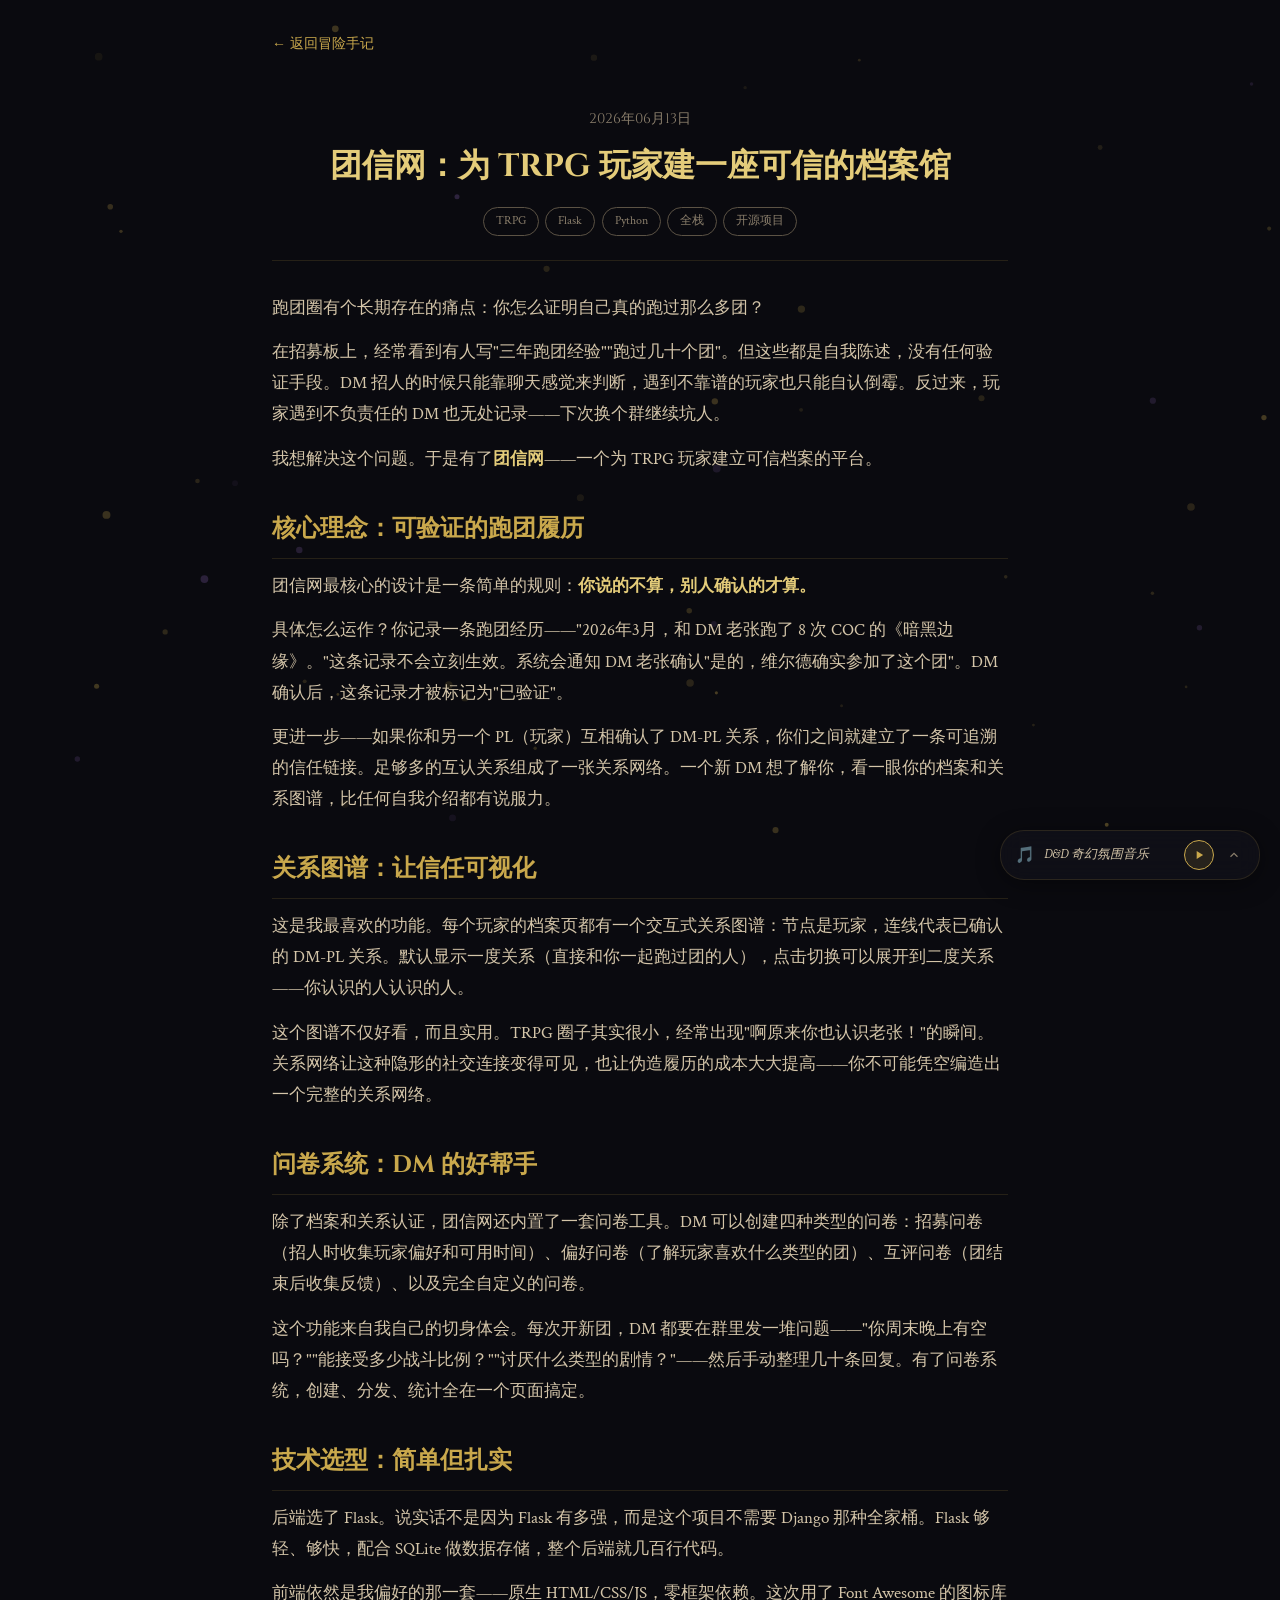
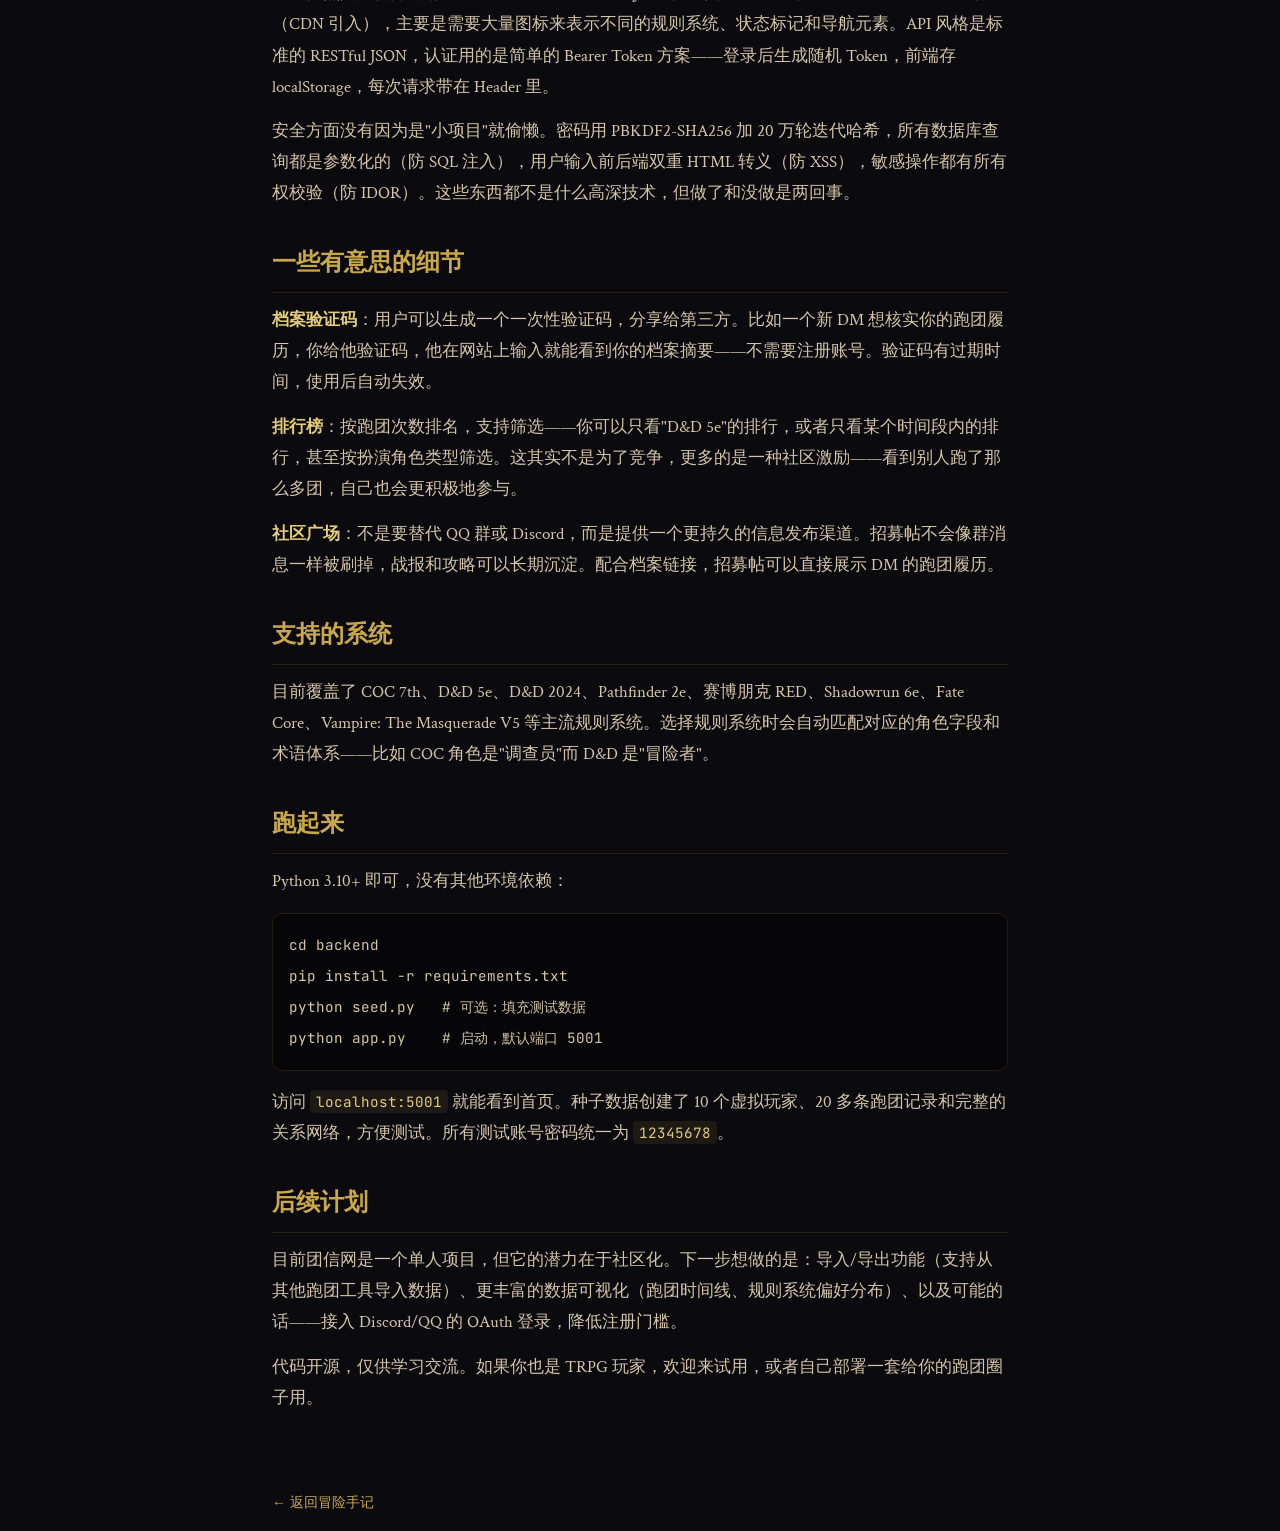
<file: blog/tuanxin.html>
<!DOCTYPE html>
<html lang="zh-CN">
<head>
    <meta charset="UTF-8">
    <meta name="viewport" content="width=device-width, initial-scale=1.0">
    <meta name="theme-color" content="#0a0a0f">
    <title>团信网 · TRPG玩家档案系统 — 维尔德 Wilder</title>
    <link rel="icon" type="image/svg+xml" href="data:image/svg+xml,%3Csvg xmlns='http://www.w3.org/2000/svg' viewBox='0 0 32 32'%3E%3Cpolygon points='16,1 30,9 30,23 16,31 2,23 2,9' fill='none' stroke='%23c9a84c' stroke-width='1.5'/%3E%3Ctext x='16' y='20' text-anchor='middle' fill='%23c9a84c' font-size='12' font-family='serif'%3E20%3C/text%3E%3C/svg%3E">
    <link rel="preconnect" href="https://fonts.googleapis.com">
    <link rel="preconnect" href="https://fonts.gstatic.com" crossorigin>
    <link href="https://fonts.googleapis.com/css2?family=Cinzel:wght@400;600;700;900&family=Crimson+Text:ital,wght@0,400;0,600;0,700;1,400&family=JetBrains+Mono:wght@400;500&display=swap" rel="stylesheet">
    <link rel="stylesheet" href="../css/style.css">
    <link rel="stylesheet" href="../css/animations.css">
    <link rel="stylesheet" href="../css/responsive.css">
    <style>
        .blog-post { max-width: 760px; margin: 0 auto; padding: 2rem 0; }
        .blog-post__header { text-align: center; margin-bottom: 2rem; padding-bottom: 1.5rem; border-bottom: 1px solid var(--glass-border); }
        .blog-post__date { color: var(--parchment-dim); font-family: 'Cinzel', serif; font-size: var(--text-sm); }
        .blog-post__title { font-family: 'Cinzel', serif; font-size: var(--text-2xl); color: var(--gold-light); margin: 0.5rem 0; }
        .blog-post__tags { display: flex; justify-content: center; flex-wrap: wrap; gap: 0.4rem; margin-top: 0.75rem; }
        .blog-post__body { color: var(--parchment); line-height: 1.85; }
        .blog-post__body h2 { font-family: 'Cinzel', serif; color: var(--gold-primary); font-size: var(--text-xl); margin: 2rem 0 0.75rem; padding-bottom: 0.4rem; border-bottom: 1px solid var(--glass-border); }
        .blog-post__body h3 { font-family: 'Cinzel', serif; color: var(--gold-light); font-size: var(--text-lg); margin: 1.5rem 0 0.5rem; }
        .blog-post__body p { margin-bottom: 0.85rem; }
        .blog-post__body ul, .blog-post__body ol { margin: 0.5rem 0 1rem 1.5rem; }
        .blog-post__body li { margin-bottom: 0.3rem; }
        .blog-post__body code { background: rgba(201,168,76,0.1); padding: 2px 6px; border-radius: 4px; font-family: 'JetBrains Mono', monospace; font-size: 0.85em; color: var(--gold-light); }
        .blog-post__body pre { background: rgba(0,0,0,0.4); border: 1px solid var(--glass-border); border-radius: var(--radius-md); padding: 1rem; overflow-x: auto; margin: 1rem 0; }
        .blog-post__body pre code { background: none; padding: 0; color: var(--parchment); }
        .blog-post__body table { width: 100%; border-collapse: collapse; margin: 1rem 0; font-size: var(--text-sm); }
        .blog-post__body th, .blog-post__body td { padding: 0.5rem 0.75rem; border: 1px solid var(--glass-border); text-align: left; }
        .blog-post__body th { background: rgba(201,168,76,0.1); color: var(--gold-primary); font-family: 'Cinzel', serif; }
        .blog-post__body strong { color: var(--gold-light); }
        .blog-post__body blockquote { border-left: 3px solid var(--gold-primary); margin: 1rem 0; padding: 0.5rem 1rem; background: rgba(201,168,76,0.05); color: var(--parchment-dim); border-radius: 0 var(--radius-sm) var(--radius-sm) 0; }
        .blog-post__body hr { border: none; border-top: 1px solid var(--glass-border); margin: 2rem 0; }
        .back-link { display: inline-block; margin: 2rem 0 1rem; color: var(--gold-primary); font-family: 'Cinzel', serif; font-size: var(--text-sm); }
        .back-link:hover { color: var(--gold-light); }
    </style>
</head>
<body>
    <canvas id="particle-canvas" aria-hidden="true"></canvas>
    <div class="container">
        <a class="back-link" href="../index.html#blog">← 返回冒险手记</a>
        <article class="blog-post">
            <header class="blog-post__header">
                <time class="blog-post__date">2026年06月13日</time>
                <h1 class="blog-post__title">团信网：为 TRPG 玩家建一座可信的档案馆</h1>
                <div class="blog-post__tags">
                    <span class="tag">TRPG</span><span class="tag">Flask</span><span class="tag">Python</span><span class="tag">全栈</span><span class="tag">开源项目</span>
                </div>
            </header>
            <div class="blog-post__body">
                <p>跑团圈有个长期存在的痛点：你怎么证明自己真的跑过那么多团？</p>
                <p>在招募板上，经常看到有人写"三年跑团经验""跑过几十个团"。但这些都是自我陈述，没有任何验证手段。DM 招人的时候只能靠聊天感觉来判断，遇到不靠谱的玩家也只能自认倒霉。反过来，玩家遇到不负责任的 DM 也无处记录——下次换个群继续坑人。</p>
                <p>我想解决这个问题。于是有了<strong>团信网</strong>——一个为 TRPG 玩家建立可信档案的平台。</p>

                <h2>核心理念：可验证的跑团履历</h2>
                <p>团信网最核心的设计是一条简单的规则：<strong>你说的不算，别人确认的才算。</strong></p>
                <p>具体怎么运作？你记录一条跑团经历——"2026年3月，和 DM 老张跑了 8 次 COC 的《暗黑边缘》。"这条记录不会立刻生效。系统会通知 DM 老张确认"是的，维尔德确实参加了这个团"。DM 确认后，这条记录才被标记为"已验证"。</p>
                <p>更进一步——如果你和另一个 PL（玩家）互相确认了 DM-PL 关系，你们之间就建立了一条可追溯的信任链接。足够多的互认关系组成了一张关系网络。一个新 DM 想了解你，看一眼你的档案和关系图谱，比任何自我介绍都有说服力。</p>

                <h2>关系图谱：让信任可视化</h2>
                <p>这是我最喜欢的功能。每个玩家的档案页都有一个交互式关系图谱：节点是玩家，连线代表已确认的 DM-PL 关系。默认显示一度关系（直接和你一起跑过团的人），点击切换可以展开到二度关系——你认识的人认识的人。</p>
                <p>这个图谱不仅好看，而且实用。TRPG 圈子其实很小，经常出现"啊原来你也认识老张！"的瞬间。关系网络让这种隐形的社交连接变得可见，也让伪造履历的成本大大提高——你不可能凭空编造出一个完整的关系网络。</p>

                <h2>问卷系统：DM 的好帮手</h2>
                <p>除了档案和关系认证，团信网还内置了一套问卷工具。DM 可以创建四种类型的问卷：招募问卷（招人时收集玩家偏好和可用时间）、偏好问卷（了解玩家喜欢什么类型的团）、互评问卷（团结束后收集反馈）、以及完全自定义的问卷。</p>
                <p>这个功能来自我自己的切身体会。每次开新团，DM 都要在群里发一堆问题——"你周末晚上有空吗？""能接受多少战斗比例？""讨厌什么类型的剧情？"——然后手动整理几十条回复。有了问卷系统，创建、分发、统计全在一个页面搞定。</p>

                <h2>技术选型：简单但扎实</h2>
                <p>后端选了 Flask。说实话不是因为 Flask 有多强，而是这个项目不需要 Django 那种全家桶。Flask 够轻、够快，配合 SQLite 做数据存储，整个后端就几百行代码。</p>
                <p>前端依然是我偏好的那一套——原生 HTML/CSS/JS，零框架依赖。这次用了 Font Awesome 的图标库（CDN 引入），主要是需要大量图标来表示不同的规则系统、状态标记和导航元素。API 风格是标准的 RESTful JSON，认证用的是简单的 Bearer Token 方案——登录后生成随机 Token，前端存 localStorage，每次请求带在 Header 里。</p>
                <p>安全方面没有因为是"小项目"就偷懒。密码用 PBKDF2-SHA256 加 20 万轮迭代哈希，所有数据库查询都是参数化的（防 SQL 注入），用户输入前后端双重 HTML 转义（防 XSS），敏感操作都有所有权校验（防 IDOR）。这些东西都不是什么高深技术，但做了和没做是两回事。</p>

                <h2>一些有意思的细节</h2>
                <p><strong>档案验证码</strong>：用户可以生成一个一次性验证码，分享给第三方。比如一个新 DM 想核实你的跑团履历，你给他验证码，他在网站上输入就能看到你的档案摘要——不需要注册账号。验证码有过期时间，使用后自动失效。</p>
                <p><strong>排行榜</strong>：按跑团次数排名，支持筛选——你可以只看"D&D 5e"的排行，或者只看某个时间段内的排行，甚至按扮演角色类型筛选。这其实不是为了竞争，更多的是一种社区激励——看到别人跑了那么多团，自己也会更积极地参与。</p>
                <p><strong>社区广场</strong>：不是要替代 QQ 群或 Discord，而是提供一个更持久的信息发布渠道。招募帖不会像群消息一样被刷掉，战报和攻略可以长期沉淀。配合档案链接，招募帖可以直接展示 DM 的跑团履历。</p>

                <h2>支持的系统</h2>
                <p>目前覆盖了 COC 7th、D&D 5e、D&D 2024、Pathfinder 2e、赛博朋克 RED、Shadowrun 6e、Fate Core、Vampire: The Masquerade V5 等主流规则系统。选择规则系统时会自动匹配对应的角色字段和术语体系——比如 COC 角色是"调查员"而 D&D 是"冒险者"。</p>

                <h2>跑起来</h2>
                <p>Python 3.10+ 即可，没有其他环境依赖：</p>
                <pre><code>cd backend
pip install -r requirements.txt
python seed.py   # 可选：填充测试数据
python app.py    # 启动，默认端口 5001</code></pre>
                <p>访问 <code>localhost:5001</code> 就能看到首页。种子数据创建了 10 个虚拟玩家、20 多条跑团记录和完整的关系网络，方便测试。所有测试账号密码统一为 <code>12345678</code>。</p>

                <h2>后续计划</h2>
                <p>目前团信网是一个单人项目，但它的潜力在于社区化。下一步想做的是：导入/导出功能（支持从其他跑团工具导入数据）、更丰富的数据可视化（跑团时间线、规则系统偏好分布）、以及可能的话——接入 Discord/QQ 的 OAuth 登录，降低注册门槛。</p>
                <p>代码开源，仅供学习交流。如果你也是 TRPG 玩家，欢迎来试用，或者自己部署一套给你的跑团圈子用。</p>
            </div>
        </article>
        <a class="back-link" href="../index.html#blog">← 返回冒险手记</a>
    </div>
    <script src="../js/particles.js"></script>

    <!-- Floating Music Player -->
    <div class="floating-player glass-card" id="floating-player">
        <div class="floating-player__bar" id="floating-bar">
            <span class="floating-player__icon" aria-hidden="true">🎵</span>
            <span class="floating-player__track" id="fp-track-name">D&D 奇幻氛围音乐</span>
            <button class="floating-player__play-btn" id="fp-btn-play" title="播放" aria-label="播放">
                <svg viewBox="0 0 24 24" fill="currentColor" id="fp-icon-play"><path d="M8 5v14l11-7z"/></svg>
                <svg viewBox="0 0 24 24" fill="currentColor" id="fp-icon-pause" style="display:none"><path d="M6 19h4V5H6v14zm8-14v14h4V5h-4z"/></svg>
            </button>
            <button class="floating-player__toggle" id="fp-toggle" title="展开" aria-label="展开播放器">
                <svg viewBox="0 0 24 24" fill="none" stroke="currentColor" stroke-width="2"><path d="M18 15l-6-6-6 6"/></svg>
            </button>
        </div>
        <div class="floating-player__panel" id="fp-panel" style="display:none;">
            <div class="floating-player__controls">
                <button class="music-player__btn" id="btn-prev" title="上一首" aria-label="上一首"><svg viewBox="0 0 24 24" fill="currentColor"><path d="M6 6h2v12H6zm3.5 6l8.5 6V6z"/></svg></button>
                <button class="music-player__btn music-player__btn--play" id="btn-play" title="播放" aria-label="播放"><svg viewBox="0 0 24 24" fill="currentColor" id="icon-play"><path d="M8 5v14l11-7z"/></svg><svg viewBox="0 0 24 24" fill="currentColor" id="icon-pause" style="display:none"><path d="M6 19h4V5H6v14zm8-14v14h4V5h-4z"/></svg></button>
                <button class="music-player__btn" id="btn-next" title="下一首" aria-label="下一首"><svg viewBox="0 0 24 24" fill="currentColor"><path d="M6 18l8.5-6L6 6v12zM16 6v12h2V6h-2z"/></svg></button>
            </div>
            <div class="floating-player__volume">
                <svg viewBox="0 0 24 24" fill="currentColor" class="music-player__volume-icon" aria-hidden="true"><path d="M3 9v6h4l5 5V4L7 9H3zm13.5 3c0-1.77-1.02-3.29-2.5-4.03v8.05c1.48-.73 2.5-2.25 2.5-4.02z"/></svg>
                <input type="range" class="music-player__volume-slider" id="volume-slider" min="0" max="100" value="40" aria-label="音量">
            </div>
            <span class="floating-player__track-full" id="track-name">D&D 奇幻氛围音乐</span>
        </div>
    </div>
    <div id="youtube-player" style="display:none;"></div>

    <script src="../js/music-player.js"></script>
</body>
</html>
</file>
<file: css/style.css>
/* ============================================================
   D&D THEMED PERSONAL BLOG — Main Stylesheet
   维尔德 Wilder · 龙与地下城主题个人博客
   ============================================================ */

/* ---------- CSS Custom Properties (Theme) ---------- */
:root {
    /* Background layers */
    --bg-deep: #0a0a0f;
    --bg-surface: #12121a;
    --bg-elevated: #1a1a25;

    /* Gold / Amber — primary accent */
    --gold-primary: #c9a84c;
    --gold-light: #e4cc7a;
    --gold-glow: #f0d68a;

    /* Crimson / Dragon red */
    --crimson: #9b2d30;
    --crimson-light: #c73e41;

    /* Parchment / warm neutrals */
    --parchment: #d4c5a9;
    --parchment-dim: #8a7e6b;
    --parchment-dark: #5c5345;

    /* Magic accents */
    --magic-blue: #4a7db5;
    --magic-purple: #6b4e8d;
    --dragon-green: #3d6b4f;

    /* Glassmorphism */
    --glass-border: rgba(201, 168, 76, 0.15);
    --glass-bg: rgba(18, 18, 26, 0.7);

    /* Shadows */
    --shadow-card: 0 4px 24px rgba(0, 0, 0, 0.4);
    --shadow-glow: 0 0 20px rgba(201, 168, 76, 0.15);

    /* Typography scale — fluid */
    --text-xs: clamp(0.65rem, 1.2vw, 0.75rem);
    --text-sm: clamp(0.8rem, 1.4vw, 0.875rem);
    --text-base: clamp(0.95rem, 1.6vw, 1.05rem);
    --text-lg: clamp(1.1rem, 2vw, 1.25rem);
    --text-xl: clamp(1.3rem, 2.5vw, 1.5rem);
    --text-2xl: clamp(1.7rem, 3vw, 2rem);
    --text-3xl: clamp(2rem, 4vw, 2.75rem);

    /* Spacing */
    --space-section: clamp(2rem, 5vw, 4rem);
    --space-card-padding: clamp(1rem, 3vw, 1.75rem);
    --container-max: 720px;

    /* Radii */
    --radius-sm: 4px;
    --radius-md: 10px;
    --radius-lg: 16px;
    --radius-xl: 24px;
    --radius-full: 9999px;
}

/* ---------- Reset & Base ---------- */
*,
*::before,
*::after {
    box-sizing: border-box;
    margin: 0;
    padding: 0;
}

html {
    scroll-behavior: smooth;
    -webkit-text-size-adjust: 100%;
}

body {
    font-family: 'Crimson Text', Georgia, 'Times New Roman', serif;
    font-size: var(--text-base);
    line-height: 1.7;
    color: var(--parchment);
    background: var(--bg-deep);
    min-height: 100vh;
    overflow-x: hidden;
    position: relative;
}

img {
    max-width: 100%;
    height: auto;
    display: block;
}

a {
    color: var(--magic-blue);
    text-decoration: none;
    transition: color 0.2s ease, text-shadow 0.2s ease;
}

a:hover {
    color: var(--gold-light);
    text-shadow: 0 0 12px rgba(201, 168, 76, 0.3);
}

strong {
    color: var(--gold-light);
    font-weight: 600;
}

/* ---------- Canvas Background ---------- */
#particle-canvas {
    position: fixed;
    inset: 0;
    z-index: -1;
    pointer-events: none;
}

/* ---------- Container ---------- */
.container {
    max-width: var(--container-max);
    margin: 0 auto;
    padding: 0 clamp(1rem, 4vw, 2rem);
    position: relative;
    z-index: 1;
}

/* ---------- Glassmorphism Card ---------- */
.glass-card {
    background: var(--glass-bg);
    backdrop-filter: blur(12px);
    -webkit-backdrop-filter: blur(12px);
    border: 1px solid var(--glass-border);
    border-radius: var(--radius-lg);
    box-shadow: var(--shadow-card);
    transition: transform 0.35s ease, box-shadow 0.35s ease, border-color 0.35s ease;
}

.glass-card:hover {
    transform: translateY(-4px);
    box-shadow: 0 8px 36px rgba(0, 0, 0, 0.5), 0 0 24px rgba(201, 168, 76, 0.08);
    border-color: rgba(201, 168, 76, 0.3);
}

/* ---------- Glass Nav ---------- */
.glass-nav {
    background: rgba(18, 18, 26, 0.55);
    backdrop-filter: blur(8px);
    -webkit-backdrop-filter: blur(8px);
    border: 1px solid rgba(201, 168, 76, 0.12);
    border-radius: var(--radius-full);
}

/* ---------- Hero Section ---------- */
.hero {
    text-align: center;
    padding: var(--space-section) 0 calc(var(--space-section) * 0.6);
    position: relative;
}

.hero__avatar-wrapper {
    position: relative;
    display: inline-block;
    margin-bottom: 1.5rem;
}

.hero__avatar {
    width: clamp(100px, 20vw, 180px);
    height: clamp(100px, 20vw, 180px);
    border-radius: 50%;
    object-fit: cover;
    border: 3px solid var(--gold-primary);
    position: relative;
    z-index: 2;
    box-shadow: 0 0 30px rgba(201, 168, 76, 0.25), 0 0 60px rgba(201, 168, 76, 0.1);
    transition: box-shadow 0.5s ease;
}

.hero__avatar:hover {
    box-shadow: 0 0 40px rgba(201, 168, 76, 0.4), 0 0 80px rgba(201, 168, 76, 0.2);
}

.hero__avatar-glow {
    position: absolute;
    inset: -20px;
    border-radius: 50%;
    background: radial-gradient(circle, rgba(201, 168, 76, 0.15) 0%, transparent 70%);
    z-index: 1;
    animation: pulseGlow 3s ease-in-out infinite;
}

.hero__name {
    font-family: 'Cinzel', Georgia, serif;
    font-size: var(--text-3xl);
    font-weight: 900;
    letter-spacing: 0.08em;
    margin-bottom: 0.25rem;
    background: linear-gradient(
        90deg,
        var(--parchment) 0%,
        var(--gold-light) 25%,
        var(--gold-primary) 50%,
        var(--gold-light) 75%,
        var(--parchment) 100%
    );
    background-size: 200% 100%;
    -webkit-background-clip: text;
    -webkit-text-fill-color: transparent;
    background-clip: text;
    animation: shimmer 4s ease-in-out infinite;
}

.hero__subtitle {
    font-family: 'Cinzel', Georgia, serif;
    font-size: var(--text-lg);
    font-weight: 400;
    color: var(--parchment-dim);
    letter-spacing: 0.3em;
    text-transform: uppercase;
    margin-bottom: 1rem;
}

.hero__title {
    font-size: var(--text-sm);
    color: var(--parchment-dim);
    letter-spacing: 0.05em;
    margin-bottom: 0.75rem;
}

.hero__title-icon {
    color: var(--gold-primary);
    margin: 0 0.4rem;
}

.hero__motto {
    font-style: italic;
    color: var(--parchment-dark);
    font-size: var(--text-sm);
    margin-bottom: 1.5rem;
}

/* Decorative d20 in hero */
.hero__d20 {
    width: 50px;
    height: 50px;
    color: var(--gold-primary);
    opacity: 0.5;
    animation: floatSlow 4s ease-in-out infinite;
    margin: 0 auto;
    display: block;
}

/* ---------- Navigation ---------- */
.nav {
    display: flex;
    justify-content: center;
    flex-wrap: wrap;
    gap: 0.4rem;
    padding: 0.5rem clamp(0.5rem, 2vw, 1rem);
    margin-bottom: var(--space-section);
    position: sticky;
    top: 12px;
    z-index: 100;
    width: fit-content;
    margin-left: auto;
    margin-right: auto;
    transition: box-shadow 0.3s ease;
}

.nav--scrolled {
    box-shadow: 0 4px 24px rgba(0, 0, 0, 0.5), 0 0 16px rgba(201, 168, 76, 0.1);
}

.nav__link {
    display: flex;
    flex-direction: column;
    align-items: center;
    padding: 0.45rem 1rem;
    border-radius: var(--radius-full);
    color: var(--parchment-dim);
    font-family: 'Cinzel', Georgia, serif;
    font-size: var(--text-sm);
    letter-spacing: 0.04em;
    transition: all 0.25s ease;
    min-width: 56px;
    position: relative;
}

.nav__link:hover {
    color: var(--gold-primary);
    background: rgba(201, 168, 76, 0.08);
    text-shadow: 0 0 8px rgba(201, 168, 76, 0.25);
}

.nav__link--active {
    color: var(--gold-light);
    background: rgba(201, 168, 76, 0.12);
}

.nav__link--active::after {
    content: '';
    position: absolute;
    bottom: 2px;
    width: 16px;
    height: 2px;
    background: var(--gold-primary);
    border-radius: 1px;
}

.nav__zh {
    font-weight: 700;
    font-size: var(--text-sm);
}

.nav__en {
    font-size: var(--text-xs);
    opacity: 0.6;
    text-transform: uppercase;
}

/* ---------- Section Headings ---------- */
.section {
    padding: var(--space-section) 0;
}

.section__heading {
    font-family: 'Cinzel', Georgia, serif;
    font-size: var(--text-xl);
    font-weight: 700;
    color: var(--gold-light);
    text-align: center;
    letter-spacing: 0.06em;
    margin-bottom: 0.5rem;
    text-shadow: 0 0 16px rgba(201, 168, 76, 0.25), 0 0 32px rgba(201, 168, 76, 0.1);
}

.section__ornament {
    font-size: 0.7em;
    vertical-align: middle;
    opacity: 0.7;
}

.section__subtitle {
    text-align: center;
    color: var(--parchment-dim);
    font-size: var(--text-sm);
    font-style: italic;
    margin-bottom: 2rem;
}

/* ---------- About Section ---------- */
.about-card {
    padding: var(--space-card-padding);
    position: relative;
    overflow: hidden;
}

/* Top-left torch illumination */
.about-card::after {
    content: '';
    position: absolute;
    inset: 0;
    background: linear-gradient(135deg, rgba(201, 168, 76, 0.06) 0%, transparent 55%);
    pointer-events: none;
    border-radius: inherit;
}

.about-card__sheet {
    display: flex;
    gap: 1.5rem;
    flex-wrap: wrap;
}

/* Character Stats Block */
.stats-block {
    flex: 0 0 200px;
    background: rgba(0, 0, 0, 0.25);
    border: 1px solid var(--glass-border);
    border-radius: var(--radius-md);
    padding: 1rem;
}

.stats-block__header {
    text-align: center;
    margin-bottom: 0.75rem;
    padding-bottom: 0.5rem;
    border-bottom: 1px solid var(--glass-border);
}

.stats-block__label {
    display: block;
    font-family: 'Cinzel', Georgia, serif;
    font-size: var(--text-sm);
    font-weight: 700;
    color: var(--gold-primary);
    letter-spacing: 0.06em;
}

.stats-block__sub {
    font-size: var(--text-xs);
    color: var(--parchment-dark);
    font-style: italic;
}

.stats-grid {
    display: grid;
    grid-template-columns: 1fr 1fr 1fr;
    gap: 0.4rem;
}

.stat {
    display: flex;
    flex-direction: column;
    align-items: center;
    padding: 0.35rem;
    background: rgba(0, 0, 0, 0.2);
    border-radius: var(--radius-sm);
    border: 1px solid transparent;
    transition: border-color 0.2s ease;
}

.stat:hover {
    border-color: rgba(201, 168, 76, 0.3);
}

.stat__abbr {
    font-family: 'Cinzel', Georgia, serif;
    font-size: var(--text-xs);
    font-weight: 700;
    color: var(--gold-primary);
    letter-spacing: 0.08em;
}

.stat__value {
    font-family: 'Cinzel', Georgia, serif;
    font-size: 1.3rem;
    font-weight: 700;
    color: var(--parchment);
    line-height: 1.2;
}

.stat__mod {
    font-size: var(--text-xs);
    color: var(--dragon-green);
    background: rgba(61, 107, 79, 0.2);
    padding: 0 5px;
    border-radius: var(--radius-full);
    font-weight: 600;
}

/* Skills list */
.skills-list {
    margin-top: 0.6rem;
    padding-top: 0.5rem;
    border-top: 1px solid var(--glass-border);
}

.skills-list__header {
    font-family: 'Cinzel', Georgia, serif;
    font-size: 0.65rem;
    font-weight: 700;
    color: var(--gold-primary);
    letter-spacing: 0.06em;
    text-align: center;
    margin-bottom: 0.35rem;
    text-transform: uppercase;
}

.skill-item {
    display: flex;
    justify-content: space-between;
    align-items: center;
    padding: 0.15rem 0.3rem;
    border-radius: 2px;
}

.skill-item:nth-child(odd) {
    background: rgba(0, 0, 0, 0.12);
}

.skill-item__name {
    font-size: 0.7rem;
    color: var(--parchment-dim);
}

.skill-item__bonus {
    font-family: 'Cinzel', Georgia, serif;
    font-size: 0.7rem;
    font-weight: 700;
    color: var(--dragon-green);
}

/* Bio area */
.about-card__bio {
    flex: 1 1 280px;
}

.about-card__bio p {
    margin-bottom: 0.2rem;
    color: var(--parchment);
    line-height: 1.6;
}

.about-card__bio p + .about-card__en {
    margin-top: -0.15rem;
}

.about-card__bio .about-card__en + p {
    margin-top: 0.65rem;
}

.about-card__signature {
    font-style: italic;
    color: var(--parchment-dark);
    margin-top: 1rem;
    font-size: var(--text-xs);
    opacity: 0.7;
}

.about-card__en {
    color: var(--parchment-dim);
    font-size: var(--text-xs);
    line-height: 1.65;
    margin-bottom: 0.35rem;
    font-style: italic;
    opacity: 0.6;
}

.about-card__en strong {
    color: var(--gold-primary);
    font-style: normal;
    opacity: 1;
}

.about-card__en--cta {
    margin-bottom: 1rem;
}

/* Skill tags */
.skill-tags {
    display: flex;
    flex-wrap: wrap;
    gap: 0.5rem;
    margin-top: 1.25rem;
    padding-top: 1.25rem;
    border-top: 1px solid var(--glass-border);
}

.tag {
    display: inline-block;
    padding: 0.2rem 0.75rem;
    border: 1px solid var(--parchment-dark);
    border-radius: var(--radius-full);
    font-size: var(--text-xs);
    color: var(--parchment-dim);
    transition: all 0.25s ease;
}

.tag:hover {
    border-color: var(--gold-primary);
    color: var(--gold-light);
    background: rgba(201, 168, 76, 0.08);
}

/* ---------- Blog Cards ---------- */
.blog-list {
    display: flex;
    flex-direction: column;
    gap: 1.25rem;
}

.blog-loading p {
    text-align: center;
    color: var(--parchment-dim);
    font-style: italic;
    padding: 2rem;
}

.blog-card {
    padding: var(--space-card-padding);
    position: relative;
}

.blog-card::before {
    content: '';
    position: absolute;
    top: 0;
    left: 1rem;
    right: 1rem;
    height: 1px;
    background: linear-gradient(90deg, transparent, var(--gold-primary), transparent);
    opacity: 0.4;
}

.blog-card__date {
    display: block;
    font-size: var(--text-xs);
    color: var(--parchment-dim);
    font-family: 'Cinzel', Georgia, serif;
    letter-spacing: 0.05em;
    margin-bottom: 0.4rem;
}

.blog-card__title {
    font-family: 'Cinzel', Georgia, serif;
    font-size: var(--text-lg);
    font-weight: 700;
    margin-bottom: 0.5rem;
    line-height: 1.4;
}

.blog-card__title a {
    color: var(--gold-primary);
    transition: color 0.2s ease, text-shadow 0.2s ease;
}

.blog-card__title a:hover {
    color: var(--gold-light);
    text-shadow: 0 0 14px rgba(201, 168, 76, 0.35);
}

.blog-card__excerpt {
    color: var(--parchment-dim);
    font-size: var(--text-sm);
    line-height: 1.65;
    margin-bottom: 0.75rem;
    display: -webkit-box;
    -webkit-line-clamp: 3;
    -webkit-box-orient: vertical;
    overflow: hidden;
}

.blog-card__tags {
    display: flex;
    flex-wrap: wrap;
    gap: 0.4rem;
    margin-bottom: 0.75rem;
}

.blog-card__tags .tag {
    font-size: 0.7rem;
    padding: 0.15rem 0.6rem;
}

.blog-card__readmore {
    display: inline-block;
    font-family: 'Cinzel', Georgia, serif;
    font-size: var(--text-xs);
    font-weight: 600;
    color: var(--magic-blue);
    letter-spacing: 0.04em;
    transition: all 0.25s ease;
}

.blog-card__readmore:hover {
    color: var(--gold-light);
    transform: translateX(4px);
}

.blog-empty {
    text-align: center;
    padding: 2rem;
    color: var(--parchment-dim);
    font-style: italic;
}

/* ---------- Quest / Project Cards ---------- */
.quest-grid {
    display: grid;
    grid-template-columns: repeat(auto-fit, minmax(280px, 1fr));
    gap: 1.25rem;
}

.quest-card {
    padding: var(--space-card-padding);
    position: relative;
    text-decoration: none;
    color: inherit;
    display: block;
}

.quest-card__icon {
    font-size: 2rem;
    margin-bottom: 0.5rem;
}

.quest-card__title {
    font-family: 'Cinzel', Georgia, serif;
    font-size: var(--text-base);
    font-weight: 700;
    color: var(--gold-primary);
    margin-bottom: 0.5rem;
    letter-spacing: 0.04em;
}

.quest-card__status {
    display: inline-block;
    font-size: var(--text-xs);
    padding: 0.15rem 0.6rem;
    border-radius: var(--radius-full);
    margin-bottom: 0.6rem;
    font-weight: 600;
    letter-spacing: 0.04em;
}

.quest-card__status--active {
    background: rgba(74, 125, 181, 0.2);
    color: var(--magic-blue);
    border: 1px solid rgba(74, 125, 181, 0.3);
}

.quest-card__status--done {
    background: rgba(61, 107, 79, 0.2);
    color: var(--dragon-green);
    border: 1px solid rgba(61, 107, 79, 0.3);
}

.quest-card__status--planning {
    background: rgba(107, 78, 141, 0.2);
    color: var(--magic-purple);
    border: 1px solid rgba(107, 78, 141, 0.3);
}

.quest-card__desc {
    color: var(--parchment-dim);
    font-size: var(--text-sm);
    line-height: 1.6;
}

/* ---------- Dice Section ---------- */
.dice-area {
    text-align: center;
    padding: 2rem 0;
}

.dice-container {
    position: relative;
    display: inline-block;
    cursor: pointer;
    user-select: none;
    -webkit-tap-highlight-color: transparent;
}

.dice-svg {
    width: clamp(80px, 16vw, 120px);
    height: clamp(80px, 16vw, 120px);
    transition: filter 0.3s ease;
    filter: drop-shadow(0 0 8px rgba(201, 168, 76, 0.3));
}

.dice-container:hover .dice-svg {
    filter: drop-shadow(0 0 16px rgba(201, 168, 76, 0.5));
}

.dice-svg--rolling {
    animation: diceRoll 0.9s ease-out;
}

.dice-svg--crit {
    animation: critGlow 0.6s ease-in-out 3;
}

.dice-svg--fail {
    animation: diceShake 0.4s ease-in-out;
}

.dice-result {
    position: absolute;
    top: 50%;
    left: 50%;
    transform: translate(-50%, -50%);
    font-family: 'Cinzel', Georgia, serif;
    font-size: 1.8rem;
    font-weight: 900;
    color: var(--gold-light);
    pointer-events: none;
    opacity: 0;
    transition: opacity 0.3s ease;
    text-shadow: 0 0 16px rgba(240, 214, 138, 0.6);
}

.dice-result--show {
    opacity: 1;
}

.dice-result--crit {
    color: var(--gold-glow);
    font-size: 2.4rem;
    text-shadow: 0 0 24px rgba(240, 214, 138, 0.8), 0 0 48px rgba(199, 62, 65, 0.5);
}

.dice-result--fail {
    color: var(--crimson);
    text-shadow: 0 0 16px rgba(155, 45, 48, 0.5);
}

.dice-hint {
    margin-top: 0.75rem;
    color: var(--parchment-dark);
    font-size: var(--text-xs);
    font-style: italic;
    letter-spacing: 0.04em;
}

/* ---------- Social Links ---------- */
.social-links {
    display: flex;
    justify-content: center;
    flex-wrap: wrap;
    gap: 1rem;
}

.social-link {
    display: flex;
    flex-direction: column;
    align-items: center;
    gap: 0.4rem;
    padding: 0.75rem 1rem;
    border-radius: var(--radius-md);
    border: 1px solid transparent;
    color: var(--parchment-dim);
    transition: all 0.3s ease;
    min-width: 72px;
}

.social-link:hover {
    border-color: var(--glass-border);
    background: var(--glass-bg);
    color: var(--gold-light);
    transform: translateY(-3px);
    box-shadow: 0 4px 16px rgba(0, 0, 0, 0.3);
}

.social-link__icon {
    width: 28px;
    height: 28px;
    stroke-width: 1.8;
}

.social-link__label {
    font-size: var(--text-xs);
    letter-spacing: 0.04em;
    font-family: 'Cinzel', Georgia, serif;
}

/* Copy toast for email */
.copy-toast {
    position: absolute;
    top: -32px;
    left: 50%;
    transform: translateX(-50%);
    background: var(--gold-primary);
    color: var(--bg-deep);
    font-size: 0.7rem;
    font-weight: 700;
    padding: 3px 10px;
    border-radius: var(--radius-full);
    white-space: nowrap;
    pointer-events: none;
    animation: fadeInUp 0.3s ease-out;
    z-index: 10;
}

#email-link {
    position: relative;
}

/* ---------- Floating Music Player ---------- */
.floating-player {
    position: fixed;
    bottom: 20px;
    right: 20px;
    z-index: 200;
    border-radius: var(--radius-xl);
    overflow: hidden;
    min-width: 260px;
    max-width: 340px;
    transition: box-shadow 0.3s ease;
}

.floating-player:hover {
    box-shadow: 0 8px 36px rgba(0, 0, 0, 0.5), 0 0 24px rgba(201, 168, 76, 0.12);
}

/* Collapsed bar */
.floating-player__bar {
    display: flex;
    align-items: center;
    gap: 0.6rem;
    padding: 0.55rem 0.85rem;
    cursor: default;
}

.floating-player__icon {
    font-size: 1rem;
    animation: floatSlow 3s ease-in-out infinite;
    flex-shrink: 0;
}

.floating-player__track {
    flex: 1;
    color: var(--parchment);
    font-size: 0.8rem;
    font-style: italic;
    white-space: nowrap;
    overflow: hidden;
    text-overflow: ellipsis;
    min-width: 0;
}

.floating-player__play-btn {
    width: 30px;
    height: 30px;
    border-radius: 50%;
    border: 1px solid var(--gold-primary);
    background: rgba(201, 168, 76, 0.12);
    color: var(--gold-primary);
    cursor: pointer;
    display: flex;
    align-items: center;
    justify-content: center;
    padding: 0;
    flex-shrink: 0;
    transition: all 0.25s ease;
}

.floating-player__play-btn:hover {
    background: rgba(201, 168, 76, 0.25);
    box-shadow: 0 0 10px rgba(201, 168, 76, 0.2);
}

.floating-player__play-btn.playing {
    background: rgba(155, 45, 48, 0.2);
    border-color: var(--crimson);
    color: var(--crimson-light);
}

.floating-player__play-btn svg {
    width: 14px;
    height: 14px;
}

.floating-player__toggle {
    width: 22px;
    height: 22px;
    border: none;
    background: none;
    color: var(--parchment-dim);
    cursor: pointer;
    display: flex;
    align-items: center;
    justify-content: center;
    padding: 0;
    flex-shrink: 0;
    transition: all 0.25s ease;
}

.floating-player__toggle:hover {
    color: var(--gold-primary);
}

.floating-player__toggle svg {
    width: 14px;
    height: 14px;
    transition: transform 0.3s ease;
}

.floating-player--open .floating-player__toggle svg {
    transform: rotate(180deg);
}

/* Expanded panel */
.floating-player__panel {
    padding: 0.6rem 0.85rem 0.85rem;
    border-top: 1px solid var(--glass-border);
}

/* Shared button styles (same IDs as before) */
.music-player__btn {
    width: 32px;
    height: 32px;
    border-radius: 50%;
    border: 1px solid var(--glass-border);
    background: rgba(201, 168, 76, 0.08);
    color: var(--gold-primary);
    cursor: pointer;
    display: flex;
    align-items: center;
    justify-content: center;
    transition: all 0.25s ease;
    padding: 0;
}

.music-player__btn:hover {
    background: rgba(201, 168, 76, 0.2);
    border-color: var(--gold-primary);
    box-shadow: 0 0 12px rgba(201, 168, 76, 0.2);
}

.music-player__btn svg {
    width: 16px;
    height: 16px;
}

.music-player__btn--play {
    width: 38px;
    height: 38px;
    background: rgba(201, 168, 76, 0.15);
    border-color: var(--gold-primary);
}

.music-player__btn--play:hover {
    background: rgba(201, 168, 76, 0.3);
}

.music-player__btn--play.playing {
    background: rgba(155, 45, 48, 0.2);
    border-color: var(--crimson);
    color: var(--crimson-light);
}

.floating-player__controls {
    display: flex;
    align-items: center;
    justify-content: center;
    gap: 0.5rem;
    margin-bottom: 0.6rem;
}

.floating-player__volume {
    display: flex;
    align-items: center;
    justify-content: center;
    gap: 0.4rem;
    margin-bottom: 0.4rem;
}

.music-player__volume-icon {
    width: 18px;
    height: 18px;
    color: var(--parchment-dim);
    flex-shrink: 0;
}

.music-player__volume-slider {
    -webkit-appearance: none;
    appearance: none;
    width: 100px;
    height: 4px;
    border-radius: 2px;
    background: var(--parchment-dark);
    outline: none;
    cursor: pointer;
}

.music-player__volume-slider::-webkit-slider-thumb {
    -webkit-appearance: none;
    width: 12px;
    height: 12px;
    border-radius: 50%;
    background: var(--gold-primary);
    cursor: pointer;
    border: none;
    transition: box-shadow 0.2s ease;
}

.music-player__volume-slider::-webkit-slider-thumb:hover {
    box-shadow: 0 0 10px rgba(201, 168, 76, 0.4);
}

.music-player__volume-slider::-moz-range-thumb {
    width: 12px;
    height: 12px;
    border-radius: 50%;
    background: var(--gold-primary);
    cursor: pointer;
    border: none;
}

.floating-player__track-full {
    display: block;
    text-align: center;
    color: var(--parchment-dim);
    font-size: 0.75rem;
    font-style: italic;
}

/* Mobile: smaller, bottom center */
@media (max-width: 480px) {
    .floating-player {
        bottom: 12px;
        right: 12px;
        left: 12px;
        max-width: none;
        min-width: 0;
    }
}

/* ---------- Footer ---------- */
.footer {
    text-align: center;
    padding: var(--space-section) 0 2rem;
    color: var(--parchment-dark);
}

.footer__divider {
    width: clamp(200px, 50vw, 300px);
    height: auto;
    color: var(--gold-primary);
    margin: 0 auto 1.5rem;
    display: block;
}

.footer__quote {
    font-style: italic;
    font-size: var(--text-sm);
    color: var(--parchment-dim);
    margin-bottom: 0.3rem;
}

.footer__quote-en {
    font-size: var(--text-xs);
    color: var(--parchment-dark);
    font-style: italic;
    margin-bottom: 1.5rem;
}

.footer__copyright {
    font-size: var(--text-xs);
    color: var(--parchment-dark);
    margin-bottom: 0.3rem;
}

.footer__tiny {
    font-size: 0.65rem;
    color: var(--parchment-dark);
    opacity: 0.6;
}

/* ---------- Back to Top ---------- */
.back-to-top {
    position: fixed;
    bottom: 24px;
    right: 24px;
    z-index: 100;
    width: 42px;
    height: 42px;
    border-radius: 50%;
    background: var(--glass-bg);
    backdrop-filter: blur(8px);
    -webkit-backdrop-filter: blur(8px);
    border: 1px solid var(--glass-border);
    color: var(--gold-primary);
    cursor: pointer;
    display: flex;
    align-items: center;
    justify-content: center;
    opacity: 0;
    transform: translateY(10px);
    pointer-events: none;
    transition: opacity 0.3s ease, transform 0.3s ease, background 0.2s ease;
}

.back-to-top--visible {
    opacity: 1;
    transform: translateY(0);
    pointer-events: auto;
}

.back-to-top:hover {
    background: rgba(201, 168, 76, 0.15);
    border-color: rgba(201, 168, 76, 0.4);
}

.back-to-top svg {
    width: 20px;
    height: 20px;
}

/* ---------- Scroll reveal base ---------- */
.reveal {
    opacity: 0;
    transform: translateY(28px);
    transition: opacity 0.65s ease-out, transform 0.65s ease-out;
}

.reveal.revealed {
    opacity: 1;
    transform: translateY(0);
}

/* Stagger delays */
.reveal-delay-1 { transition-delay: 0.08s; }
.reveal-delay-2 { transition-delay: 0.16s; }
.reveal-delay-3 { transition-delay: 0.24s; }
.reveal-delay-4 { transition-delay: 0.32s; }
.reveal-delay-5 { transition-delay: 0.40s; }

/* ---------- Reduced Motion ---------- */
@media (prefers-reduced-motion: reduce) {
    *,
    *::before,
    *::after {
        animation-duration: 0.01ms !important;
        animation-iteration-count: 1 !important;
        transition-duration: 0.01ms !important;
    }

    html {
        scroll-behavior: auto;
    }

    .reveal {
        opacity: 1;
        transform: none;
        transition: none;
    }
}

/* ---------- Selection ---------- */
::selection {
    background: rgba(201, 168, 76, 0.3);
    color: var(--parchment);
}

/* ---------- Scrollbar ---------- */
::-webkit-scrollbar {
    width: 6px;
}

::-webkit-scrollbar-track {
    background: var(--bg-deep);
}

::-webkit-scrollbar-thumb {
    background: var(--parchment-dark);
    border-radius: 3px;
}

::-webkit-scrollbar-thumb:hover {
    background: var(--parchment-dim);
}
</file>
<file: css/animations.css>
/* ============================================================
   D&D THEMED PERSONAL BLOG — Animations
   维尔德 Wilder
   ============================================================ */

/* ---------- Keyframes ---------- */

/* Shimmer — gold text sweep */
@keyframes shimmer {
    0%, 100% { background-position: 200% 0; }
    50% { background-position: 0% 0; }
}

/* Pulse glow — avatar & important elements */
@keyframes pulseGlow {
    0%, 100% { opacity: 0.6; transform: scale(1); }
    50% { opacity: 1; transform: scale(1.04); }
}

/* Gentle float — decorative elements */
@keyframes floatSlow {
    0%, 100% { transform: translateY(0); }
    50% { transform: translateY(-6px); }
}

/* Dice 3D roll */
@keyframes diceRoll {
    0%   { transform: rotateX(0deg) rotateY(0deg) rotateZ(0deg) scale(1); }
    15%  { transform: rotateX(120deg) rotateY(80deg) rotateZ(30deg) scale(1.08); }
    30%  { transform: rotateX(260deg) rotateY(160deg) rotateZ(80deg) scale(1.05); }
    50%  { transform: rotateX(400deg) rotateY(240deg) rotateZ(150deg) scale(1.1); }
    65%  { transform: rotateX(540deg) rotateY(290deg) rotateZ(210deg) scale(1.04); }
    80%  { transform: rotateX(650deg) rotateY(340deg) rotateZ(300deg) scale(1.02); }
    100% { transform: rotateX(720deg) rotateY(360deg) rotateZ(360deg) scale(1); }
}

/* Critical hit glow */
@keyframes critGlow {
    0%, 100% {
        filter: drop-shadow(0 0 10px #c9a84c);
    }
    25% {
        filter: drop-shadow(0 0 30px #f0d68a) drop-shadow(0 0 50px #c73e41);
    }
    50% {
        filter: drop-shadow(0 0 40px #f0d68a) drop-shadow(0 0 70px #c73e41) drop-shadow(0 0 90px rgba(240, 214, 138, 0.6));
    }
    75% {
        filter: drop-shadow(0 0 30px #f0d68a) drop-shadow(0 0 50px #c73e41);
    }
}

/* Dice shake on nat 1 */
@keyframes diceShake {
    0%, 100% { transform: translateX(0); }
    15% { transform: translateX(-6px) rotateZ(-5deg); }
    30% { transform: translateX(6px) rotateZ(5deg); }
    45% { transform: translateX(-5px) rotateZ(-3deg); }
    60% { transform: translateX(5px) rotateZ(3deg); }
    75% { transform: translateX(-3px); }
    90% { transform: translateX(3px); }
}

/* Result number pop-in */
@keyframes resultPop {
    0%   { transform: translate(-50%, -50%) scale(0); }
    50%  { transform: translate(-50%, -50%) scale(1.3); }
    75%  { transform: translate(-50%, -50%) scale(0.9); }
    100% { transform: translate(-50%, -50%) scale(1); }
}

/* Particle burst on crit */
@keyframes particleBurst {
    0%   { transform: translate(0, 0) scale(1); opacity: 1; }
    100% { transform: translate(var(--bx), var(--by)) scale(0); opacity: 0; }
}

/* Fade in from below (used as fallback) */
@keyframes fadeInUp {
    from { opacity: 0; transform: translateY(30px); }
    to   { opacity: 1; transform: translateY(0); }
}

/* Subtle page load appearance */
@keyframes pageEnter {
    from { opacity: 0; }
    to   { opacity: 1; }
}

/* ---------- Utility Animation Classes ---------- */

.animate-fade-in {
    animation: fadeInUp 0.6s ease-out both;
}

.animate-float {
    animation: floatSlow 4s ease-in-out infinite;
}

/* ---------- Particle burst elements (JS-created) ---------- */

.burst-particle {
    position: absolute;
    width: 4px;
    height: 4px;
    border-radius: 50%;
    background: var(--gold-light);
    pointer-events: none;
    animation: particleBurst 0.7s ease-out forwards;
    --bx: 0px;
    --by: 0px;
}
</file>
<file: css/responsive.css>
/* ============================================================
   D&D THEMED PERSONAL BLOG — Responsive Styles
   维尔德 Wilder
   ============================================================ */

/* ---------- Tablet: 600px+ ---------- */
@media (min-width: 600px) {
    .about-card__sheet {
        flex-wrap: nowrap;
    }

    .quest-grid {
        grid-template-columns: repeat(2, 1fr);
    }

    .nav {
        gap: 0.3rem;
    }

    .nav__link {
        padding: 0.5rem 1.2rem;
    }
}

/* ---------- Desktop: 768px+ ---------- */
@media (min-width: 768px) {
    .container {
        padding: 0 2rem;
    }

    .hero {
        padding-top: clamp(3rem, 6vw, 5rem);
    }

    .nav__link {
        padding: 0.55rem 1.5rem;
    }

    .social-links {
        gap: 1.5rem;
    }

    .quest-grid {
        gap: 1.5rem;
    }
}

/* ---------- Large Desktop: 1024px+ ---------- */
@media (min-width: 1024px) {
    :root {
        --container-max: 760px;
    }

    .blog-card {
        transition: transform 0.35s ease, box-shadow 0.35s ease, border-color 0.35s ease;
    }
}

/* ---------- Extra Large: 1200px+ ---------- */
@media (min-width: 1200px) {
    :root {
        --container-max: 800px;
    }
}

/* ---------- Small Mobile: < 400px ---------- */
@media (max-width: 399px) {
    .hero__name {
        font-size: 1.6rem;
    }

    .nav__link {
        padding: 0.35rem 0.6rem;
    }

    .nav__en {
        display: none; /* Hide English subtitle on very small screens */
    }

    .stats-grid {
        grid-template-columns: 1fr 1fr 1fr;
        gap: 0.3rem;
    }

    .stat {
        padding: 0.25rem;
    }

    .stat__value {
        font-size: 1.1rem;
    }

    .quest-grid {
        grid-template-columns: 1fr;
    }

    .social-link {
        min-width: 56px;
        padding: 0.5rem 0.6rem;
    }

    .social-link__label {
        font-size: 0.6rem;
    }
}

/* ---------- Touch devices ---------- */
@media (hover: none) and (pointer: coarse) {
    .glass-card:hover {
        transform: none;
        box-shadow: var(--shadow-card);
        border-color: var(--glass-border);
    }

    .nav__link {
        min-height: 44px; /* Accessibility: minimum touch target */
        display: flex;
        align-items: center;
    }

    .social-link {
        min-height: 44px;
    }

    .back-to-top {
        width: 48px;
        height: 48px;
    }
}

/* ---------- Print styles ---------- */
@media print {
    #particle-canvas,
    .back-to-top,
    .dice-area {
        display: none !important;
    }

    body {
        background: white;
        color: #222;
    }

    .glass-card {
        background: none;
        border: 1px solid #ccc;
        box-shadow: none;
        backdrop-filter: none;
    }

    a {
        color: #333;
    }
}
</file>
